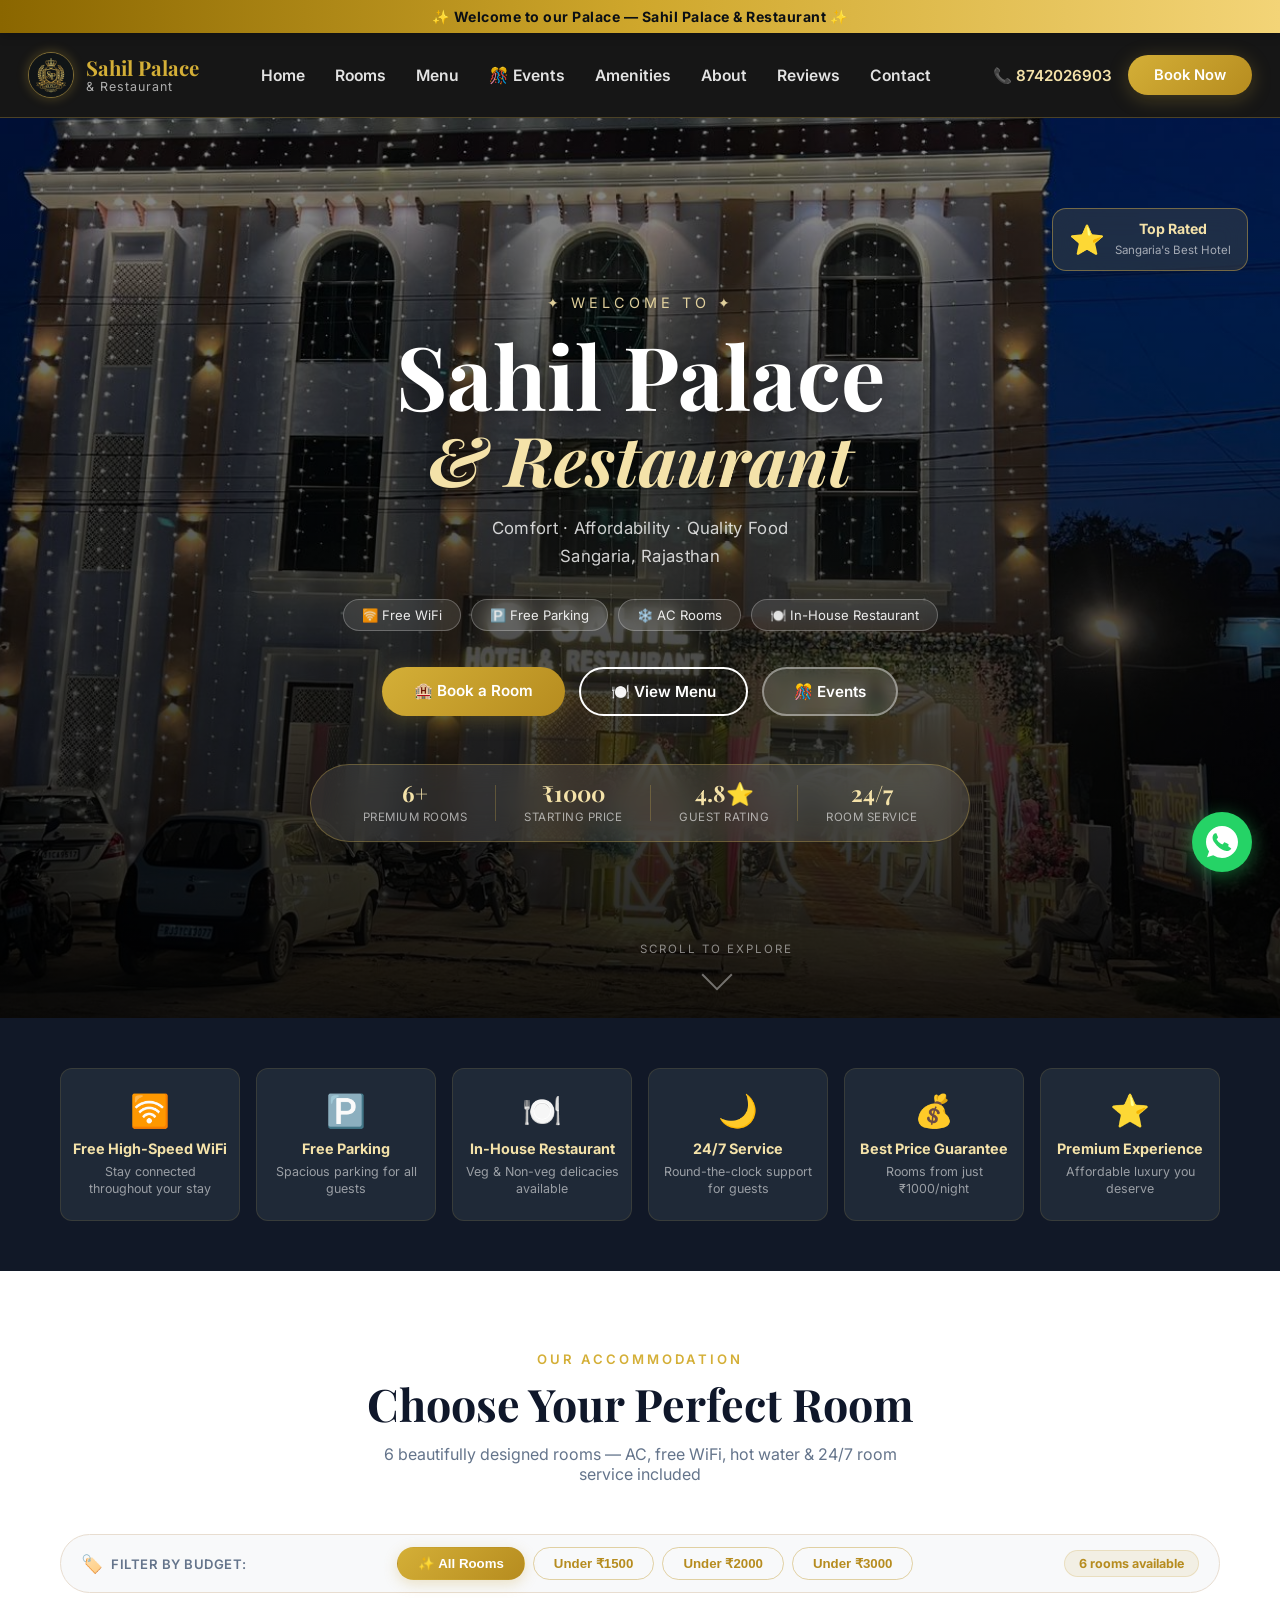
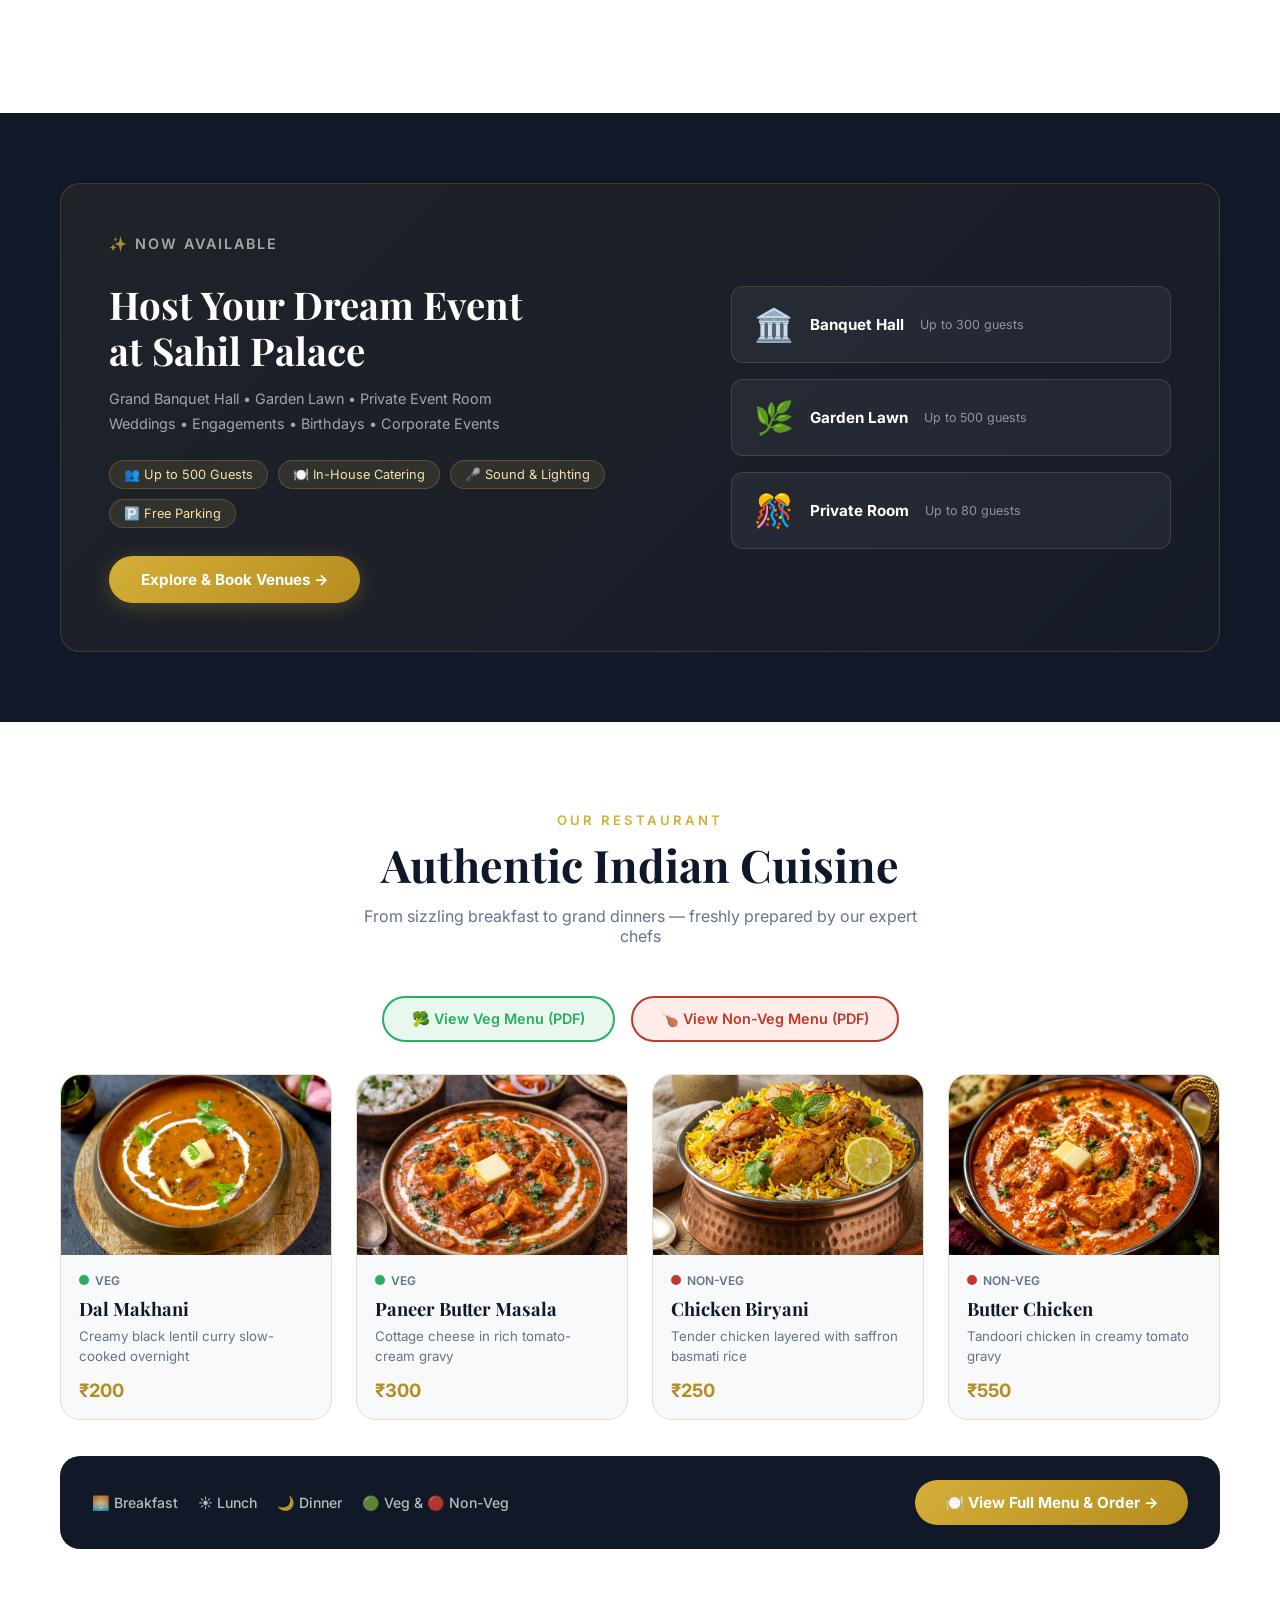
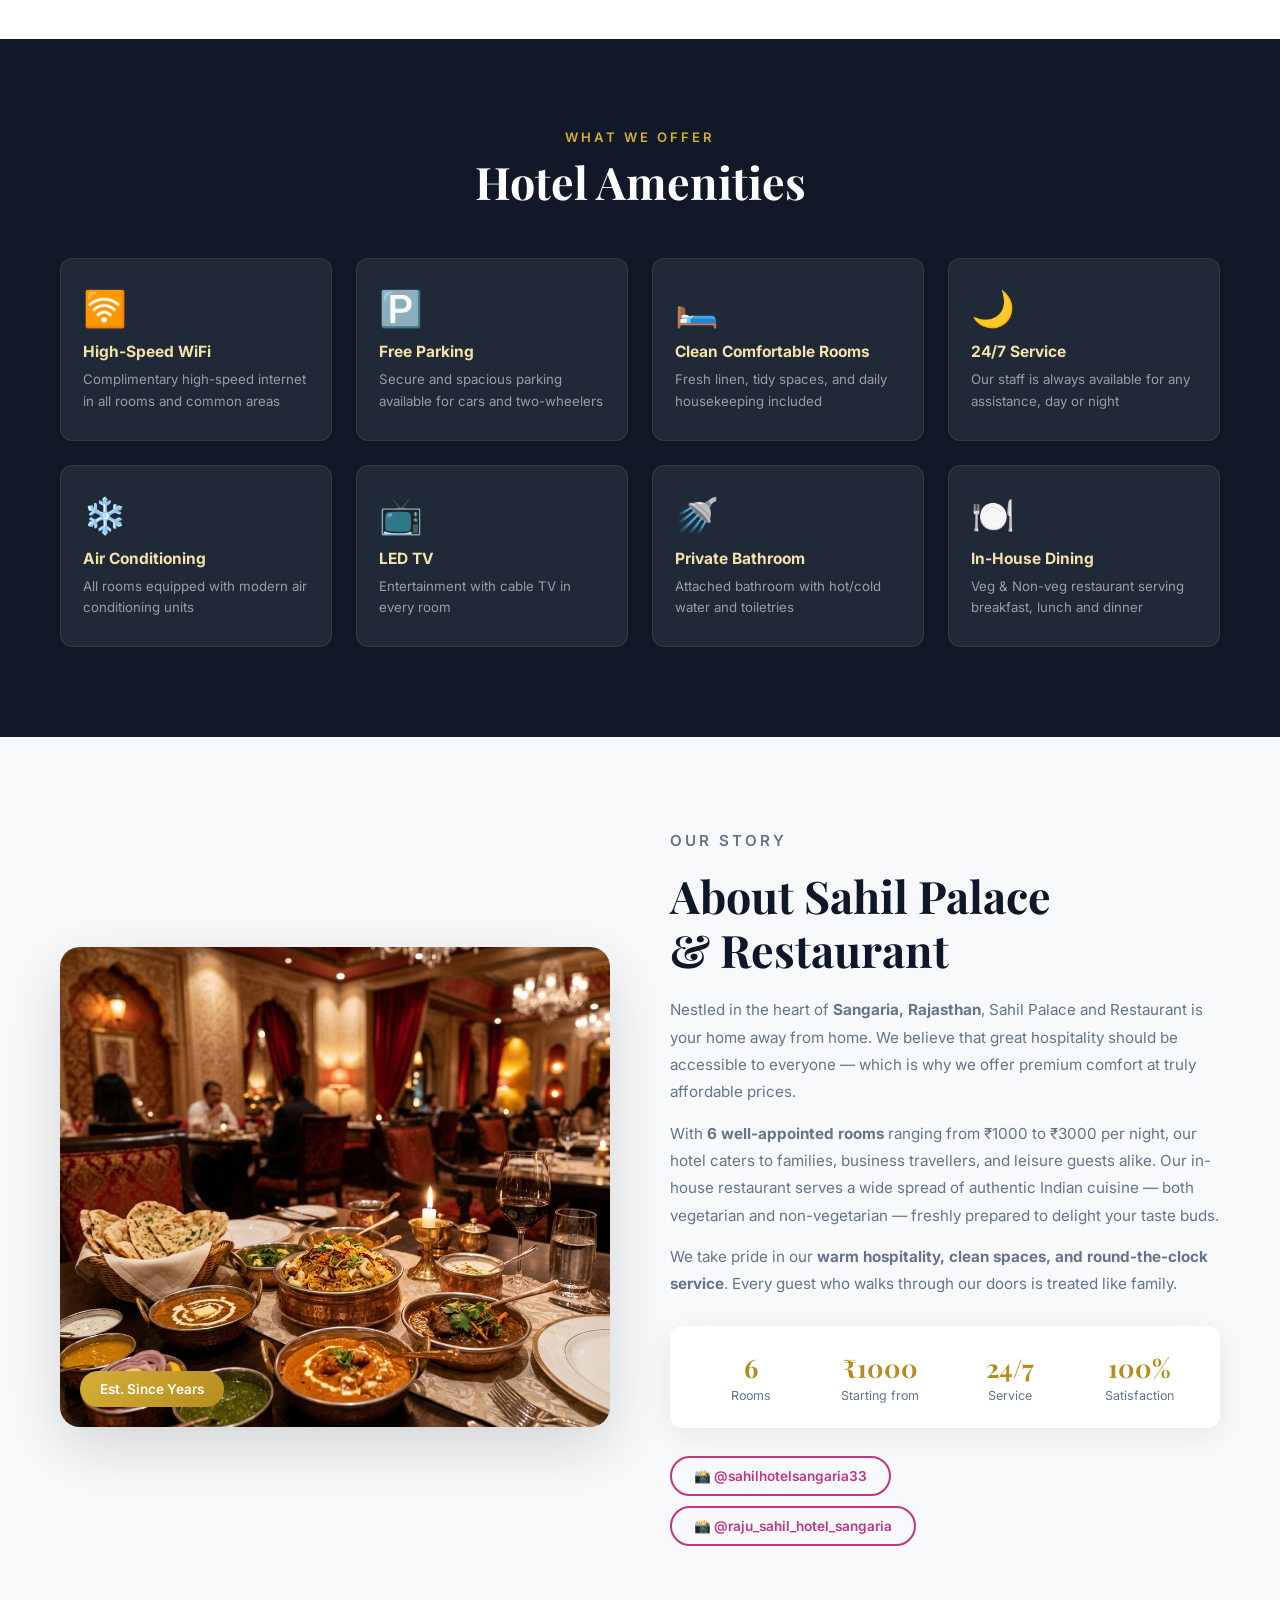
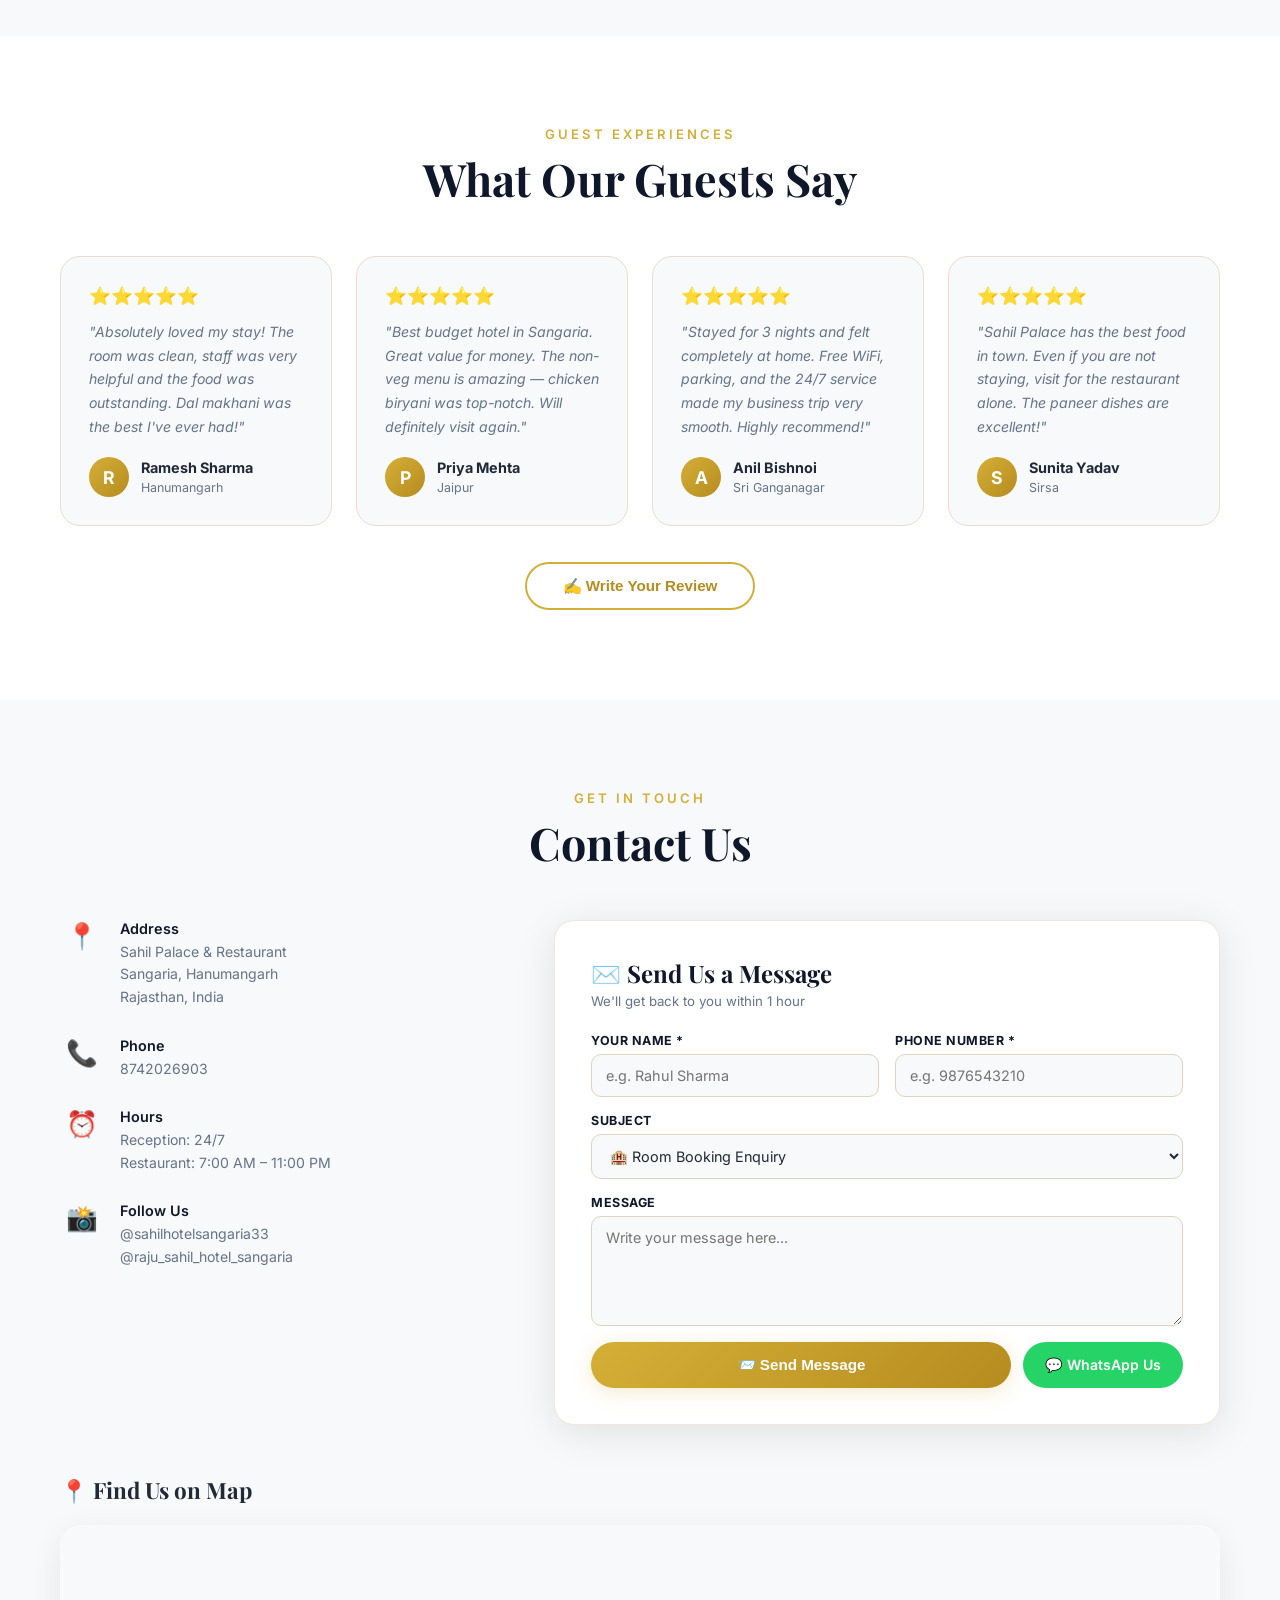
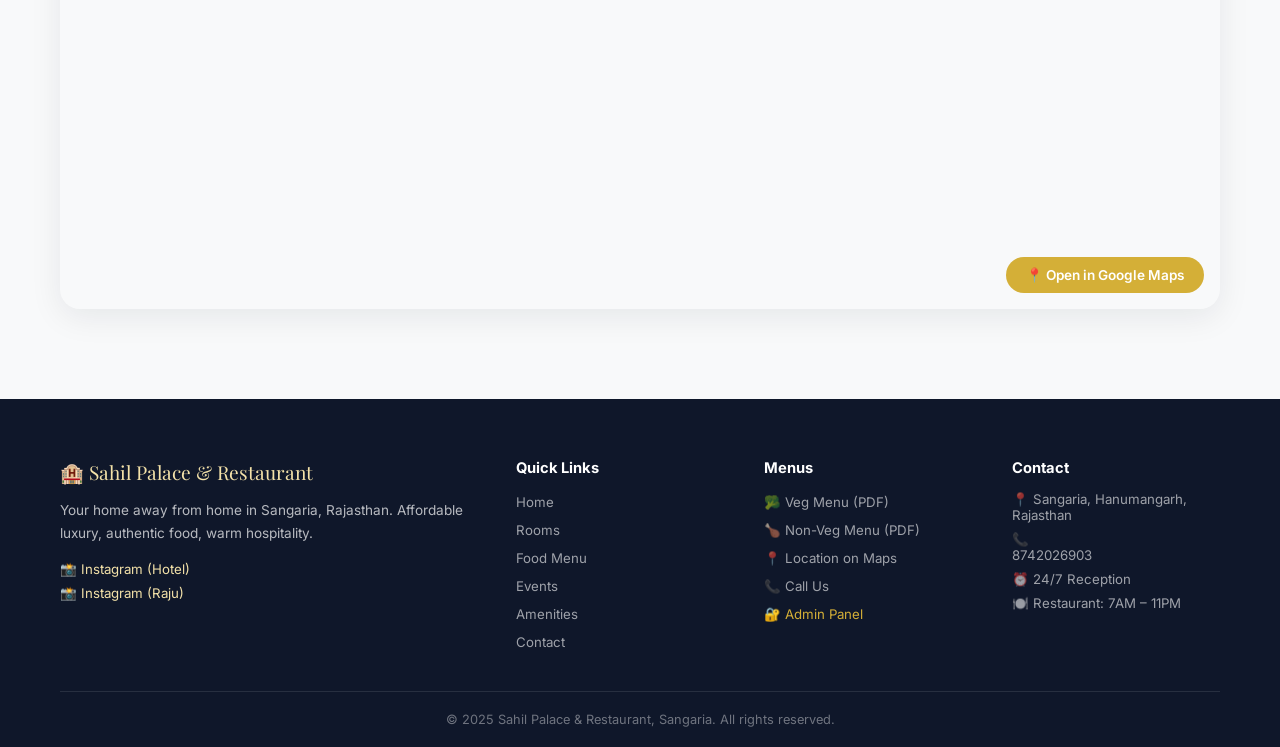
<file: index.html>
<!DOCTYPE html>
<html lang="en">
<head>
  <meta charset="UTF-8" />
  <meta name="viewport" content="width=device-width, initial-scale=1.0" />
  <title>Sahil Palace &amp; Restaurant | Best Hotel &amp; Dining in Sangaria, Rajasthan</title>
  <meta name="description" content="Book affordable luxury rooms &amp; order delicious veg and non-veg food in Sangaria at Sahil Palace &amp; Restaurant. 24/7 room service, AC rooms from ₹1000/night, free WiFi &amp; party hall." />
  <meta name="keywords" content="Sahil Palace, Sahil Palace Sangaria, hotel in Sangaria, restaurant in Sangaria, room booking Sangaria, best hotel Hanumangarh, food delivery Sangaria, party hall Sangaria" />
  <meta name="robots" content="index, follow, max-image-preview:large, max-snippet:-1, max-video-preview:-1" />
  <meta name="author" content="Sahil Palace &amp; Restaurant" />
  
  <!-- Open Graph / Facebook -->
  <meta property="og:type" content="website" />
  <meta property="og:url" content="https://sahilpalace.com/" />
  <meta property="og:title" content="Sahil Palace &amp; Restaurant | Hotel &amp; Food Delivery in Sangaria" />
  <meta property="og:description" content="Premium AC rooms starting ₹1000/night and authentic multi-cuisine dining in Sangaria, Rajasthan. Fast delivery &amp; event hosting available." />
  <meta property="og:image" content="images/hotel_hero.png" />
  <meta property="og:site_name" content="Sahil Palace &amp; Restaurant" />
  <meta property="og:locale" content="en_IN" />

  <!-- Twitter -->
  <meta name="twitter:card" content="summary_large_image" />
  <meta name="twitter:title" content="Sahil Palace &amp; Restaurant | Sangaria" />
  <meta name="twitter:description" content="Stay in comfort &amp; dine in style at Sahil Palace, Sangaria. Easy online room booking &amp; food ordering." />
  <meta name="twitter:image" content="images/hotel_hero.png" />

  <!-- Schema.org JSON-LD for Google Rich Snippets -->
  <script type="application/ld+json">
  {
    "@context": "https://schema.org",
    "@type": ["Hotel", "Restaurant"],
    "name": "Sahil Palace & Restaurant",
    "image": "images/hotel_hero.png",
    "telephone": "+918742026903",
    "email": "contact@sahilpalace.com",
    "priceRange": "₹1000 - ₹3000",
    "servesCuisine": ["North Indian", "Tandoori", "Chinese", "Fast Food", "Vegetarian", "Non-Vegetarian"],
    "address": {
      "@type": "PostalAddress",
      "streetAddress": "Main Road",
      "addressLocality": "Sangaria",
      "addressRegion": "Rajasthan",
      "postalCode": "335063",
      "addressCountry": "IN"
    },
    "geo": {
      "@type": "GeoCoordinates",
      "latitude": 29.7997,
      "longitude": 74.3792
    },
    "openingHoursSpecification": [
      {
        "@type": "OpeningHoursSpecification",
        "dayOfWeek": ["Monday", "Tuesday", "Wednesday", "Thursday", "Friday", "Saturday", "Sunday"],
        "opens": "00:00",
        "closes": "23:59"
      }
    ],
    "amenityFeature": [
      { "@type": "LocationFeatureSpecification", "name": "Free Wi-Fi", "value": true },
      { "@type": "LocationFeatureSpecification", "name": "Air Conditioning", "value": true },
      { "@type": "LocationFeatureSpecification", "name": "Room Service", "value": true },
      { "@type": "LocationFeatureSpecification", "name": "Free Parking", "value": true }
    ]
  }
  </script>

  <link rel="preconnect" href="https://fonts.googleapis.com" />
  <link rel="preconnect" href="https://fonts.gstatic.com" crossorigin />
  <link href="https://fonts.googleapis.com/css2?family=Playfair+Display:ital,wght@0,400;0,600;0,700;1,400&family=Inter:wght@300;400;500;600&display=swap" rel="stylesheet" />
  <link rel="stylesheet" href="style.css" />
</head>
<body>

<!-- ===== ANNOUNCEMENT BAR ===== -->
<div class="top-announcement-bar">
  <div class="announcement-inner">
    <span>✨ Welcome to our Palace — Sahil Palace &amp; Restaurant ✨</span>
  </div>
</div>

<!-- ===== STICKY NAV ===== -->
<nav id="navbar" class="navbar">
  <div class="nav-container">
    <a href="index.html" class="nav-logo">
      <img src="images/sahil_palace_logo.png" alt="Sahil Palace Logo" class="brand-logo-img" />
      <div>
        <span class="logo-name">Sahil Palace</span>
        <span class="logo-sub">&amp; Restaurant</span>
      </div>
    </a>
    <ul class="nav-links" id="navLinks">
      <li><a href="index.html">Home</a></li>
      <li><a href="room.html">Rooms</a></li>
      <li><a href="menu.html">Menu</a></li>
      <li><a href="events.html">🎊 Events</a></li>
      <li><a href="index.html#amenities">Amenities</a></li>
      <li><a href="about.html">About</a></li>
      <li><a href="reviews.html">Reviews</a></li>
      <li><a href="index.html#contact">Contact</a></li>
      <li class="mobile-only-contact"><a href="tel:8742026903" style="color:var(--gold-light); font-weight:700;">📞 Call: 8742026903</a></li>
    </ul>
    <div class="nav-actions">
      <a href="tel:8742026903" class="nav-phone">📞 8742026903</a>
      <a href="room.html" class="btn-nav">Book Now</a>
    </div>
    <button class="hamburger" id="hamburger" aria-label="Toggle menu">
      <span></span><span></span><span></span>
    </button>
  </div>
</nav>



<!-- ===== HERO ===== -->
<section id="home" class="hero">
  <div class="hero-bg">
    <img src="images/homepage/Hotel main image.jpeg" alt="Sahil Palace Hotel exterior" class="hero-img"/>
    <div class="hero-overlay"></div>
  </div>

  <!-- Floating award badge -->
  <div class="hero-award">
    <span class="ha-star">⭐</span>
    <div>
      <strong>Top Rated</strong>
      <small>Sangaria's Best Hotel</small>
    </div>
  </div>

  <div class="hero-content">
    <p class="hero-tagline-top">✦ Welcome to ✦</p>
    <h1 class="hero-title">
      Sahil Palace
      <span>& Restaurant</span>
    </h1>
    <p class="hero-subtitle">Comfort · Affordability · Quality Food<br/>Sangaria, Rajasthan</p>

    <!-- Feature badges -->
    <div class="hero-badges">
      <span>🛜 Free WiFi</span>
      <span>🅿️ Free Parking</span>
      <span>❄️ AC Rooms</span>
      <span>🍽️ In-House Restaurant</span>
    </div>

    <!-- CTA buttons -->
    <div class="hero-cta">
      <a href="room.html" class="btn-primary">🏨 Book a Room</a>
      <a href="menu.html" class="btn-secondary">🍽️ View Menu</a>
      <a href="events.html" class="btn-secondary btn-events-hero">🎊 Events</a>
    </div>

    <!-- Stats bar -->
    <div class="hero-stats">
      <div class="hero-stat">
        <strong class="stat-num">6+</strong>
        <span>Premium Rooms</span>
      </div>
      <div class="hero-stat-divider"></div>
      <div class="hero-stat">
        <strong class="stat-num">₹1000</strong>
        <span>Starting Price</span>
      </div>
      <div class="hero-stat-divider"></div>
      <div class="hero-stat">
        <strong class="stat-num">4.8⭐</strong>
        <span>Guest Rating</span>
      </div>
      <div class="hero-stat-divider"></div>
      <div class="hero-stat">
        <strong class="stat-num">24/7</strong>
        <span>Room Service</span>
      </div>
    </div>
  </div>

  <!-- Scroll cue -->
  <div class="scroll-cue">
    <span>Scroll to explore</span>
    <div class="scroll-arrow"></div>
  </div>
</section>



<!-- ===== HIGHLIGHTS ===== -->
<section class="highlights">
  <div class="container">
    <div class="highlights-grid">
      <div class="highlight-card"><div class="h-icon">🛜</div><h4>Free High-Speed WiFi</h4><p>Stay connected throughout your stay</p></div>
      <div class="highlight-card"><div class="h-icon">🅿️</div><h4>Free Parking</h4><p>Spacious parking for all guests</p></div>
      <div class="highlight-card"><div class="h-icon">🍽️</div><h4>In-House Restaurant</h4><p>Veg &amp; Non-veg delicacies available</p></div>
      <div class="highlight-card"><div class="h-icon">🌙</div><h4>24/7 Service</h4><p>Round-the-clock support for guests</p></div>
      <div class="highlight-card"><div class="h-icon">💰</div><h4>Best Price Guarantee</h4><p>Rooms from just ₹1000/night</p></div>
      <div class="highlight-card"><div class="h-icon">⭐</div><h4>Premium Experience</h4><p>Affordable luxury you deserve</p></div>
    </div>
  </div>
</section>

<!-- ===== ROOMS ===== -->
<section id="rooms" class="section rooms-section">
  <div class="container">
    <div class="section-header">
      <p class="section-label">Our Accommodation</p>
      <h2 class="section-title">Choose Your Perfect Room</h2>
      <p class="section-desc">6 beautifully designed rooms — AC, free WiFi, hot water &amp; 24/7 room service included</p>
    </div>

    <!-- Filter Bar -->
    <div class="room-filter-bar">
      <div class="rfb-left">
        <span class="rfb-icon">🏷️</span>
        <span class="rfb-label">Filter by budget:</span>
      </div>
      <div class="rfb-btns">
        <button class="filter-btn active" data-max="9999">✨ All Rooms</button>
        <button class="filter-btn" data-max="1500">Under ₹1500</button>
        <button class="filter-btn" data-max="2000">Under ₹2000</button>
        <button class="filter-btn" data-max="3000">Under ₹3000</button>
      </div>
      <div class="rfb-count" id="roomCount">6 rooms available</div>
    </div>

    <div class="rooms-grid" id="roomsGrid">
      <!-- Rooms injected by JS -->
    </div>
  </div>
</section>


<!-- ===== EVENTS BANNER ===== -->
<section class="events-banner-section">
  <div class="container">
    <div class="events-banner">
      <div class="eb-content">
        <p class="eb-tag">✨ Now Available</p>
        <h2>Host Your Dream Event<br/>at Sahil Palace</h2>
        <p>Grand Banquet Hall &bull; Garden Lawn &bull; Private Event Room<br/>Weddings &bull; Engagements &bull; Birthdays &bull; Corporate Events</p>
        <div class="eb-highlights">
          <span>👥 Up to 500 Guests</span>
          <span>🍽️ In-House Catering</span>
          <span>🎤 Sound &amp; Lighting</span>
          <span>🅿️ Free Parking</span>
        </div>
        <a href="events.html" class="btn-events">Explore &amp; Book Venues →</a>
      </div>
      <div class="eb-venues">
        <div class="eb-venue-card">
          <span>🏛️</span>
          <strong>Banquet Hall</strong>
          <small>Up to 300 guests</small>
        </div>
        <div class="eb-venue-card">
          <span>🌿</span>
          <strong>Garden Lawn</strong>
          <small>Up to 500 guests</small>
        </div>
        <div class="eb-venue-card">
          <span>🎊</span>
          <strong>Private Room</strong>
          <small>Up to 80 guests</small>
        </div>
      </div>
    </div>
  </div>
</section>

<!-- ===== FOOD TEASER ===== -->
<section id="food" class="section food-section">
  <div class="container">
    <div class="section-header">
      <p class="section-label">Our Restaurant</p>
      <h2 class="section-title">Authentic Indian Cuisine</h2>
      <p class="section-desc">From sizzling breakfast to grand dinners — freshly prepared by our expert chefs</p>
    </div>

    <!-- PDF Menu Buttons -->
    <div class="menu-links-row">
      <a href="https://drive.google.com/file/d/1klvx3Zv3SEVPHMmvkMwGuQZwAsB7maed/view?usp=drivesdk" target="_blank" class="menu-link-btn veg-link">🥦 View Veg Menu (PDF)</a>
      <a href="https://drive.google.com/file/d/1rh7tFKR6nFJ3XrHRHrGHIPUbTESS4Etf/view?usp=drivesdk" target="_blank" class="menu-link-btn nonveg-link">🍗 View Non-Veg Menu (PDF)</a>
    </div>

    <!-- Popular Dishes Preview -->
    <div class="food-preview-grid">
      <div class="fp-card">
        <div class="fp-img-wrap">
          <img src="images/food/Dal Makhani.jpg" alt="Dal Makhani" class="fp-dish-img"/>
        </div>
        <div class="fp-body">
          <div class="fp-type-wrap">
            <span class="fp-dot veg"></span>
            <span class="fp-type-name">Veg</span>
          </div>
          <h4>Dal Makhani</h4>
          <p>Creamy black lentil curry slow-cooked overnight</p>
          <span class="fp-price">₹200</span>
        </div>
      </div>

      <div class="fp-card">
        <div class="fp-img-wrap">
          <img src="images/food/Paneer Butter Masala.jpg" alt="Paneer Butter Masala" class="fp-dish-img"/>
        </div>
        <div class="fp-body">
          <div class="fp-type-wrap">
            <span class="fp-dot veg"></span>
            <span class="fp-type-name">Veg</span>
          </div>
          <h4>Paneer Butter Masala</h4>
          <p>Cottage cheese in rich tomato-cream gravy</p>
          <span class="fp-price">₹300</span>
        </div>
      </div>

      <div class="fp-card">
        <div class="fp-img-wrap">
          <img src="images/food/Chicken Biryani.jpg" alt="Chicken Biryani" class="fp-dish-img"/>
        </div>
        <div class="fp-body">
          <div class="fp-type-wrap">
            <span class="fp-dot nonveg"></span>
            <span class="fp-type-name">Non-Veg</span>
          </div>
          <h4>Chicken Biryani</h4>
          <p>Tender chicken layered with saffron basmati rice</p>
          <span class="fp-price">₹250</span>
        </div>
      </div>

      <div class="fp-card">
        <div class="fp-img-wrap">
          <img src="images/food/Butter chicken.jpg" alt="Butter Chicken" class="fp-dish-img"/>
        </div>
        <div class="fp-body">
          <div class="fp-type-wrap">
            <span class="fp-dot nonveg"></span>
            <span class="fp-type-name">Non-Veg</span>
          </div>
          <h4>Butter Chicken</h4>
          <p>Tandoori chicken in creamy tomato gravy</p>
          <span class="fp-price">₹550</span>
        </div>
      </div>
    </div>

    <!-- CTA to full menu page -->
    <div class="food-cta-row">
      <div class="food-cta-info">
        <span>🌅 Breakfast</span>
        <span>☀️ Lunch</span>
        <span>🌙 Dinner</span>
        <span>🟢 Veg &amp; 🔴 Non-Veg</span>
      </div>
      <a href="menu.html" class="btn-full-menu">🍽️ View Full Menu &amp; Order →</a>
    </div>
  </div>
</section>


<!-- ===== AMENITIES ===== -->
<section id="amenities" class="section amenities-section">
  <div class="container">
    <div class="section-header">
      <p class="section-label">What We Offer</p>
      <h2 class="section-title">Hotel Amenities</h2>
    </div>
    <div class="amenities-grid">
      <div class="amenity-card"><div class="am-icon">🛜</div><h4>High-Speed WiFi</h4><p>Complimentary high-speed internet in all rooms and common areas</p></div>
      <div class="amenity-card"><div class="am-icon">🅿️</div><h4>Free Parking</h4><p>Secure and spacious parking available for cars and two-wheelers</p></div>
      <div class="amenity-card"><div class="am-icon">🛏️</div><h4>Clean Comfortable Rooms</h4><p>Fresh linen, tidy spaces, and daily housekeeping included</p></div>
      <div class="amenity-card"><div class="am-icon">🌙</div><h4>24/7 Service</h4><p>Our staff is always available for any assistance, day or night</p></div>
      <div class="amenity-card"><div class="am-icon">❄️</div><h4>Air Conditioning</h4><p>All rooms equipped with modern air conditioning units</p></div>
      <div class="amenity-card"><div class="am-icon">📺</div><h4>LED TV</h4><p>Entertainment with cable TV in every room</p></div>
      <div class="amenity-card"><div class="am-icon">🚿</div><h4>Private Bathroom</h4><p>Attached bathroom with hot/cold water and toiletries</p></div>
      <div class="amenity-card"><div class="am-icon">🍽️</div><h4>In-House Dining</h4><p>Veg &amp; Non-veg restaurant serving breakfast, lunch and dinner</p></div>
    </div>
  </div>
</section>

<!-- ===== ABOUT ===== -->
<section id="about" class="section about-section">
  <div class="container">
    <div class="about-grid">
      <div class="about-img-wrap">
        <img src="images/restaurant_dining.png" alt="Sahil Palace Restaurant dining area" />
        <div class="about-badge">Est. Since Years</div>
      </div>
      <div class="about-content">
        <p class="section-label">Our Story</p>
        <h2 class="section-title">About Sahil Palace<br />&amp; Restaurant</h2>
        <p>Nestled in the heart of <strong>Sangaria, Rajasthan</strong>, Sahil Palace and Restaurant is your home away from home. We believe that great hospitality should be accessible to everyone — which is why we offer premium comfort at truly affordable prices.</p>
        <p>With <strong>6 well-appointed rooms</strong> ranging from ₹1000 to ₹3000 per night, our hotel caters to families, business travellers, and leisure guests alike. Our in-house restaurant serves a wide spread of authentic Indian cuisine — both vegetarian and non-vegetarian — freshly prepared to delight your taste buds.</p>
        <p>We take pride in our <strong>warm hospitality, clean spaces, and round-the-clock service</strong>. Every guest who walks through our doors is treated like family.</p>
        <div class="about-stats">
          <div><strong>6</strong><span>Rooms</span></div>
          <div><strong>₹1000</strong><span>Starting from</span></div>
          <div><strong>24/7</strong><span>Service</span></div>
          <div><strong>100%</strong><span>Satisfaction</span></div>
        </div>
        <div class="about-social">
          <a href="https://www.instagram.com/sahilhotelsangaria33/" target="_blank" class="social-btn instagram">📸 @sahilhotelsangaria33</a>
          <a href="https://www.instagram.com/raju_sahil_hotel_sangaria" target="_blank" class="social-btn instagram">📸 @raju_sahil_hotel_sangaria</a>
        </div>
      </div>
    </div>
  </div>
</section>

<!-- ===== REVIEWS ===== -->
<section id="reviews" class="section reviews-section">
  <div class="container">
    <div class="section-header">
      <p class="section-label">Guest Experiences</p>
      <h2 class="section-title">What Our Guests Say</h2>
    </div>

    <!-- Dynamic Reviews Grid -->
    <div class="reviews-grid" id="reviewsGrid">
      <!-- Default reviews shown while loading -->
      <div class="review-card">
        <div class="stars">⭐⭐⭐⭐⭐</div>
        <p>"Absolutely loved my stay! The room was clean, staff was very helpful and the food was outstanding. Dal makhani was the best I've ever had!"</p>
        <div class="reviewer"><div class="reviewer-avatar">R</div><div><strong>Ramesh Sharma</strong><span>Hanumangarh</span></div></div>
      </div>
      <div class="review-card">
        <div class="stars">⭐⭐⭐⭐⭐</div>
        <p>"Best budget hotel in Sangaria. Great value for money. The non-veg menu is amazing — chicken biryani was top-notch. Will definitely visit again."</p>
        <div class="reviewer"><div class="reviewer-avatar">P</div><div><strong>Priya Mehta</strong><span>Jaipur</span></div></div>
      </div>
      <div class="review-card">
        <div class="stars">⭐⭐⭐⭐⭐</div>
        <p>"Stayed for 3 nights and felt completely at home. Free WiFi, parking, and the 24/7 service made my business trip very smooth. Highly recommend!"</p>
        <div class="reviewer"><div class="reviewer-avatar">A</div><div><strong>Anil Bishnoi</strong><span>Sri Ganganagar</span></div></div>
      </div>
      <div class="review-card">
        <div class="stars">⭐⭐⭐⭐⭐</div>
        <p>"Sahil Palace has the best food in town. Even if you are not staying, visit for the restaurant alone. The paneer dishes are excellent!"</p>
        <div class="reviewer"><div class="reviewer-avatar">S</div><div><strong>Sunita Yadav</strong><span>Sirsa</span></div></div>
      </div>
    </div>

    <!-- Write a Review Button -->
    <div style="text-align:center;margin-top:36px">
      <button class="btn-write-review" id="toggleReviewForm" onclick="toggleReviewForm()">
        ✍️ Write Your Review
      </button>
    </div>

    <!-- Review Submission Form -->
    <div class="review-form-wrap" id="reviewFormWrap" style="display:none">
      <div class="review-form-card">
        <h3>⭐ Share Your Experience</h3>
        <p class="review-form-sub">Your review helps other guests. It will appear after approval.</p>
        <form id="reviewForm" onsubmit="submitReview(event)">
          <div class="form-row">
            <div class="form-group">
              <label>Your Name *</label>
              <input type="text" id="rvName" placeholder="e.g. Rahul Sharma" required />
            </div>
            <div class="form-group">
              <label>Your City</label>
              <input type="text" id="rvLocation" placeholder="e.g. Jaipur" />
            </div>
          </div>
          <!-- Star Rating -->
          <div class="form-group">
            <label>Rating *</label>
            <div class="star-selector" id="starSelector">
              <span class="star-btn" data-val="1">★</span>
              <span class="star-btn" data-val="2">★</span>
              <span class="star-btn" data-val="3">★</span>
              <span class="star-btn" data-val="4">★</span>
              <span class="star-btn active" data-val="5">★</span>
            </div>
            <input type="hidden" id="rvRating" value="5" />
          </div>
          <div class="form-group">
            <label>Your Review *</label>
            <textarea id="rvMessage" rows="4" placeholder="Tell us about your stay at Sahil Palace..." required></textarea>
          </div>
          <button type="submit" class="btn-primary" id="rvSubmitBtn">Submit Review ⭐</button>
        </form>
      </div>
    </div>

  </div>
</section>


<!-- ===== CONTACT ===== -->
<section id="contact" class="section contact-section">
  <div class="container">
    <div class="section-header">
      <p class="section-label">Get In Touch</p>
      <h2 class="section-title">Contact Us</h2>
    </div>
    <div class="contact-grid">
      <div class="contact-info">
        <div class="contact-item">
          <div class="ci-icon">📍</div>
          <div>
            <h4>Address</h4>
            <p>Sahil Palace &amp; Restaurant<br />Sangaria, Hanumangarh<br />Rajasthan, India</p>
          </div>
        </div>
        <div class="contact-item">
          <div class="ci-icon">📞</div>
          <div>
            <h4>Phone</h4>
            <a href="tel:8742026903">8742026903</a>
          </div>
        </div>
        <div class="contact-item">
          <div class="ci-icon">⏰</div>
          <div>
            <h4>Hours</h4>
            <p>Reception: 24/7<br />Restaurant: 7:00 AM – 11:00 PM</p>
          </div>
        </div>
        <div class="contact-item">
          <div class="ci-icon">📸</div>
          <div>
            <h4>Follow Us</h4>
            <a href="https://www.instagram.com/sahilhotelsangaria33/" target="_blank">@sahilhotelsangaria33</a><br />
            <a href="https://www.instagram.com/raju_sahil_hotel_sangaria" target="_blank">@raju_sahil_hotel_sangaria</a>
          </div>
        </div>
      </div>
      <form class="contact-form" id="contactForm">
        <h3>✉️ Send Us a Message</h3>
        <p class="contact-form-sub">We'll get back to you within 1 hour</p>

        <div class="form-row">
          <div class="form-group">
            <label>Your Name *</label>
            <input type="text" id="cName" placeholder="e.g. Rahul Sharma" required />
          </div>
          <div class="form-group">
            <label>Phone Number *</label>
            <input type="tel" id="cPhone" placeholder="e.g. 9876543210" required />
          </div>
        </div>

        <div class="form-group">
          <label>Subject</label>
          <select id="cSubject">
            <option>🏨 Room Booking Enquiry</option>
            <option>🍽️ Food Order / Catering</option>
            <option>🎊 Event / Banquet Enquiry</option>
            <option>💬 General Query</option>
            <option>⭐ Feedback</option>
          </select>
        </div>

        <div class="form-group">
          <label>Message</label>
          <textarea id="cMessage" rows="4" placeholder="Write your message here..."></textarea>
        </div>

        <div class="contact-form-actions">
          <button type="submit" class="btn-primary" style="flex:1">📨 Send Message</button>
          <a href="https://wa.me/918742026903?text=Hi%2C%20I%20want%20to%20enquire%20about%20Sahil%20Palace" target="_blank" class="btn-whatsapp-contact">
            💬 WhatsApp Us
          </a>
        </div>
      </form>

    </div>
    <!-- MAP -->
    <div class="map-container">
      <h3>📍 Find Us on Map</h3>
      <div class="map-wrap">
        <iframe
          src="https://maps.google.com/maps?q=Sangaria,+Hanumangarh,+Rajasthan&output=embed"
          width="100%" height="380" style="border:0;" allowfullscreen="" loading="lazy"
          referrerpolicy="no-referrer-when-downgrade" title="Sahil Palace location map">
        </iframe>
        <a href="https://maps.app.goo.gl/tUt6158L5gvfwMiu9" target="_blank" class="map-open-btn">📍 Open in Google Maps</a>
      </div>
    </div>
  </div>
</section>

<!-- ===== FOOTER ===== -->
<footer class="footer">
  <div class="container">
    <div class="footer-grid">
      <div class="footer-brand">
        <div class="footer-logo">🏨 Sahil Palace &amp; Restaurant</div>
        <p>Your home away from home in Sangaria, Rajasthan. Affordable luxury, authentic food, warm hospitality.</p>
        <div class="footer-social">
          <a href="https://www.instagram.com/sahilhotelsangaria33/" target="_blank">📸 Instagram (Hotel)</a>
          <a href="https://www.instagram.com/raju_sahil_hotel_sangaria" target="_blank">📸 Instagram (Raju)</a>
        </div>
      </div>
      <div class="footer-links">
        <h4>Quick Links</h4>
        <ul>
          <li><a href="index.html">Home</a></li>
          <li><a href="room.html">Rooms</a></li>
          <li><a href="menu.html">Food Menu</a></li>
          <li><a href="events.html">Events</a></li>
          <li><a href="index.html#amenities">Amenities</a></li>
          <li><a href="index.html#contact">Contact</a></li>
        </ul>
      </div>
      <div class="footer-links">
        <h4>Menus</h4>
        <ul>
          <li><a href="https://drive.google.com/file/d/1klvx3Zv3SEVPHMmvkMwGuQZwAsB7maed/view" target="_blank">🥦 Veg Menu (PDF)</a></li>
          <li><a href="https://drive.google.com/file/d/1rh7tFKR6nFJ3XrHRHrGHIPUbTESS4Etf/view" target="_blank">🍗 Non-Veg Menu (PDF)</a></li>
          <li><a href="https://maps.app.goo.gl/tUt6158L5gvfwMiu9" target="_blank">📍 Location on Maps</a></li>
          <li><a href="tel:8742026903">📞 Call Us</a></li>
          <li><a href="manage.html" style="color:var(--gold)">🔐 Admin Panel</a></li>
        </ul>
      </div>
      <div class="footer-contact">
        <h4>Contact</h4>
        <p>📍 Sangaria, Hanumangarh, Rajasthan</p>
        <p>📞 <a href="tel:8742026903">8742026903</a></p>
        <p>⏰ 24/7 Reception</p>
        <p>🍽️ Restaurant: 7AM – 11PM</p>
      </div>
    </div>
    <div class="footer-bottom">
      <p>© 2025 Sahil Palace &amp; Restaurant, Sangaria. All rights reserved.</p>
    </div>
  </div>
</footer>

<!-- Room Booking Modal -->
<div class="modal-overlay" id="bookingModal">
  <div class="modal">
    <button class="modal-close" onclick="closeModal('bookingModal')">✕</button>
    <h2>Book Room</h2>
    <p id="modalRoomName" class="modal-room-name"></p>
    <form id="bookingFormModal">
      <div class="form-row">
        <div class="form-group"><label>Check-in Date</label><input type="date" id="mCheckIn" required /></div>
        <div class="form-group"><label>Check-out Date</label><input type="date" id="mCheckOut" required /></div>
      </div>
      <div class="form-row">
        <div class="form-group"><label>Guests</label><select id="mGuests"><option>1</option><option selected>2</option><option>3</option><option>4</option></select></div>
        <div class="form-group"><label>Your Name</label><input type="text" id="mName" placeholder="Full Name" required /></div>
      </div>
      <div class="form-group"><label>Phone Number</label><input type="tel" id="mPhone" placeholder="Enter phone" required /></div>
      <p class="modal-price-info">Price: <strong id="modalPrice"></strong> per night</p>
      <button type="submit" class="btn-primary" style="width:100%">Confirm Booking 🏨</button>
    </form>
  </div>
</div>

<!-- Payment Modal -->
<div class="modal-overlay" id="paymentModal">
  <div class="modal">
    <button class="modal-close" onclick="closeModal('paymentModal')">✕</button>
    <h2>💳 Payment</h2>
    <p class="modal-room-name" id="paymentTitle">Complete Your Payment</p>
    <div class="payment-summary" id="paymentSummary"></div>
    <div class="payment-methods">
      <h4>Choose Payment Method</h4>
      <label class="pay-option selected" data-method="upi">
        <input type="radio" name="payMethod" value="upi" checked />
        <div class="pay-option-content">
          <span class="pay-icon">📱</span>
          <div><strong>UPI / Google Pay / PhonePe</strong><br/><small>Pay instantly via UPI</small></div>
        </div>
      </label>
      <label class="pay-option" data-method="card">
        <input type="radio" name="payMethod" value="card" />
        <div class="pay-option-content">
          <span class="pay-icon">💳</span>
          <div><strong>Debit / Credit Card</strong><br/><small>Pay via card</small></div>
        </div>
      </label>
    </div>
    <div class="upi-details" id="upiDetails">
      <div class="upi-id-box">
        <span>UPI ID:</span>
        <strong id="upiIdText">9414949982@sbi</strong>
        <button class="btn-copy" onclick="copyUPI()">📋 Copy</button>
      </div>
      <!-- QR Code -->
      <div class="qr-section">
        <p class="qr-label">Scan QR to Pay</p>
        <div class="qr-code-wrap">
          <img id="upiQrCode" src="images/payment_upi_qr.jpg" alt="UPI QR Code" style="width: 150px; height: 150px; display: block; margin: 0 auto; border: 1px solid #eee; padding: 4px; border-radius: 8px;"/>
        </div>
      </div>
      <!-- Direct UPI App Button -->
      <a id="upiDeepLink" href="#" class="btn-upi-app">
        <span class="upi-app-icon">📲</span> Pay via UPI App (GPay / PhonePe / Paytm)
      </a>
      <p class="upi-note">Pay via QR or UPI app, then share screenshot on WhatsApp for confirmation.</p>
      <a href="https://wa.me/918742026903?text=Hi%2C%20I%20have%20made%20a%20payment.%20Here%20is%20my%20screenshot." target="_blank" class="btn-whatsapp-pay">💬 Share Payment Proof on WhatsApp</a>
      
      <div class="utr-box" style="margin-top:12px;text-align:left;">
        <label style="font-size:0.85rem;font-weight:600;color:#444;display:block;margin-bottom:4px;">12-Digit UPI Transaction / UTR No. (after payment):</label>
        <input type="text" id="upiUtrNo" placeholder="e.g. 423456789012 (from PhonePe / GPay)" style="width:100%;padding:10px 12px;border:1.5px solid #ddd;border-radius:8px;font-size:0.9rem;" maxlength="16"/>
      </div>
    </div>
    <button class="btn-primary" style="width:100%;margin-top:16px" onclick="confirmPayment()">📩 Submit Booking Request</button>
  </div>
</div>

<!-- WhatsApp Floating Button -->
<a href="https://wa.me/918742026903?text=Hi%2C%20I%20want%20to%20enquire%20about%20Sahil%20Palace%20%26%20Restaurant%2C%20Sangaria." target="_blank" class="whatsapp-float" aria-label="Chat on WhatsApp">
  <svg viewBox="0 0 32 32" width="32" height="32" fill="#fff"><path d="M16.004 0h-.008C7.174 0 0 7.176 0 16.004c0 3.5 1.129 6.742 3.047 9.379l-1.994 5.946 6.146-1.97A15.906 15.906 0 0016.004 32C24.826 32 32 24.826 32 16.004 32 7.176 24.826 0 16.004 0zm9.31 22.602c-.39 1.1-1.932 2.014-3.164 2.281-.844.18-1.945.324-5.656-1.215-4.75-1.969-7.805-6.793-8.04-7.109-.226-.316-1.898-2.527-1.898-4.82 0-2.293 1.2-3.422 1.625-3.89.39-.43.93-.607 1.242-.607.15 0 .285.008.406.014.39.016.586.039.844.652.32.766 1.1 2.68 1.195 2.875.098.195.195.45.07.703-.117.258-.22.418-.414.645-.195.226-.41.504-.586.676-.195.195-.398.406-.172.797.227.39 1.008 1.664 2.164 2.695 1.488 1.328 2.742 1.742 3.133 1.937.39.196.617.164.844-.098.234-.27.992-1.152 1.258-1.55.258-.398.523-.328.879-.196.36.125 2.273 1.07 2.664 1.266.39.195.648.293.746.453.094.164.094.934-.297 2.035z"/></svg>
  <span class="wa-tooltip">Chat with us!</span>
</a>

<script src="config.js"></script>
<script src="app.js"></script>
</body>
</html>
</file>
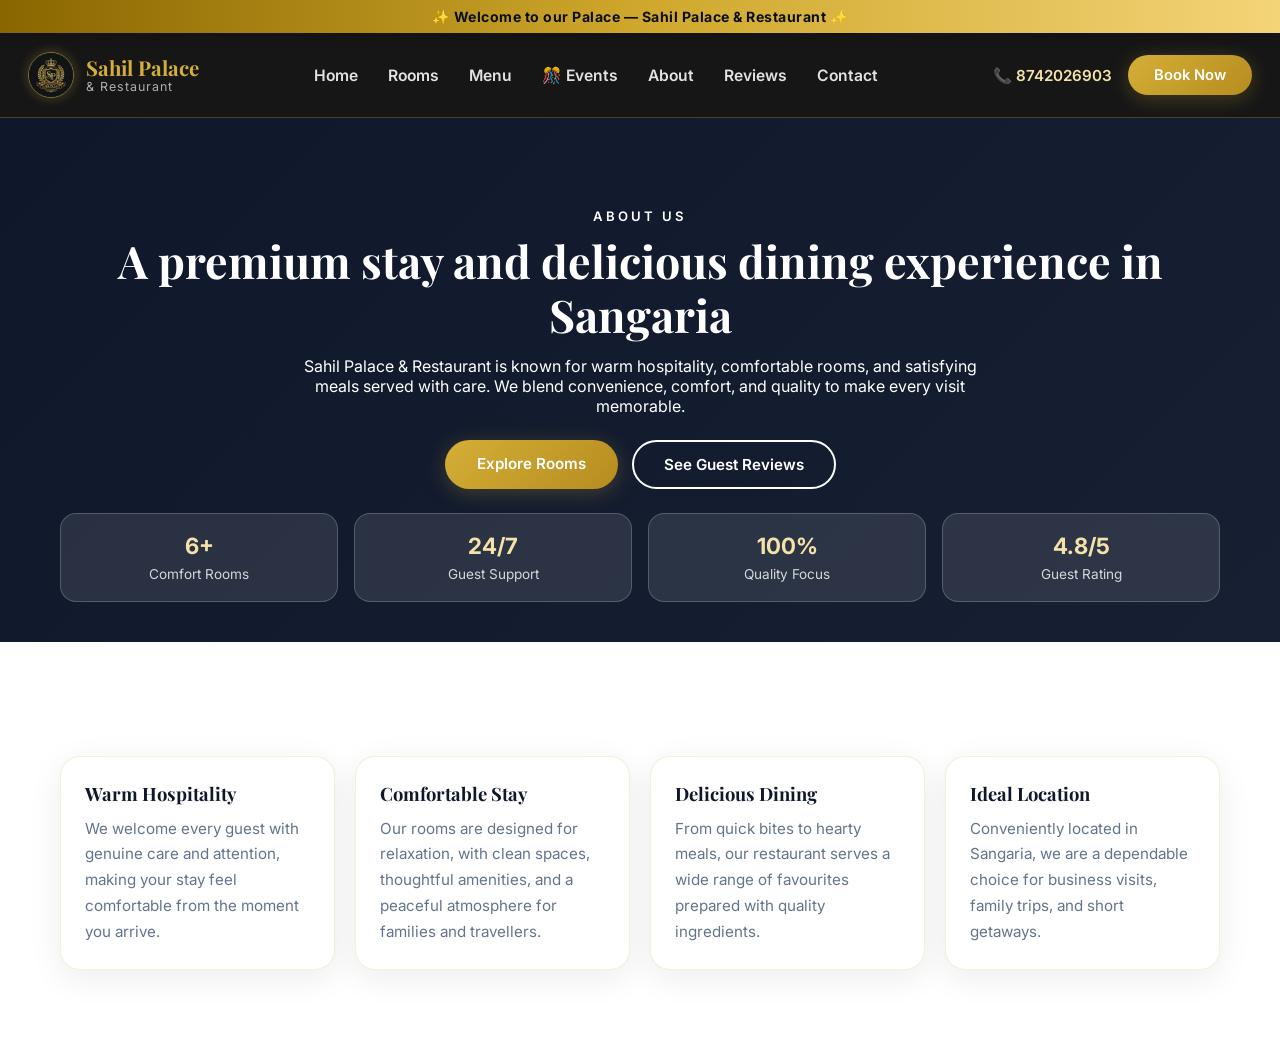
<file: about.html>
<!DOCTYPE html>
<html lang="en">
<head>
  <meta charset="UTF-8" />
  <meta name="viewport" content="width=device-width, initial-scale=1.0" />
  <title>About Us | Sahil Palace & Restaurant</title>
  <meta name="description" content="Learn more about Sahil Palace & Restaurant, our history, hospitality, and commitment to comfort and quality food in Sangaria." />
  <link rel="preconnect" href="https://fonts.googleapis.com" />
  <link rel="preconnect" href="https://fonts.gstatic.com" crossorigin />
  <link href="https://fonts.googleapis.com/css2?family=Playfair+Display:ital,wght@0,400;0,600;0,700;1,400&family=Inter:wght@300;400;500;600&display=swap" rel="stylesheet" />
  <link rel="stylesheet" href="style.css" />
  <style>
    .page-hero { padding: 90px 0 40px; background: linear-gradient(135deg, var(--dark) 0%, #172033 100%); color: var(--white); }
    .page-hero .section-title, .page-hero .section-desc, .page-hero .section-label { color: var(--white); }
    .page-hero .section-desc { max-width: 700px; margin: 0 auto 24px; }
    .hero-actions { display: flex; justify-content: center; gap: 14px; flex-wrap: wrap; }
    .story-grid { display: grid; grid-template-columns: repeat(auto-fit, minmax(260px, 1fr)); gap: 20px; margin-top: 24px; }
    .story-card { background: var(--white); border: 1px solid rgba(212,175,55,.2); border-radius: var(--radius-lg); padding: 24px; box-shadow: var(--shadow); }
    .story-card h3 { font-family: 'Playfair Display', serif; font-size: 1.15rem; color: var(--dark); margin-bottom: 10px; }
    .story-card p { color: var(--text-light); line-height: 1.7; font-size: .95rem; }
    .stats-row { display: grid; grid-template-columns: repeat(auto-fit, minmax(180px, 1fr)); gap: 16px; margin-top: 24px; }
    .stat-pill { background: rgba(255,255,255,.1); border: 1px solid rgba(255,255,255,.2); border-radius: 16px; padding: 18px; text-align: center; }
    .stat-pill strong { display: block; font-size: 1.4rem; color: var(--gold-light); margin-bottom: 4px; }
    .stat-pill span { color: rgba(255,255,255,.8); font-size: .85rem; }
  </style>
</head>
<body>
<!-- ===== ANNOUNCEMENT BAR ===== -->
<div class="top-announcement-bar">
  <div class="announcement-inner">
    <span>✨ Welcome to our Palace — Sahil Palace &amp; Restaurant ✨</span>
  </div>
</div>
<nav id="navbar" class="navbar">
  <div class="nav-container">
    <a href="index.html" class="nav-logo">
      <img src="images/sahil_palace_logo.png" alt="Sahil Palace Logo" class="brand-logo-img" />
      <div>
        <span class="logo-name">Sahil Palace</span>
        <span class="logo-sub">&amp; Restaurant</span>
      </div>
    </a>
    <ul class="nav-links" id="navLinks">
      <li><a href="index.html">Home</a></li>
      <li><a href="room.html">Rooms</a></li>
      <li><a href="menu.html">Menu</a></li>
      <li><a href="events.html">🎊 Events</a></li>
      <li><a href="about.html" class="active">About</a></li>
      <li><a href="reviews.html">Reviews</a></li>
      <li><a href="index.html#contact">Contact</a></li>
      <li class="mobile-only-contact"><a href="tel:8742026903" style="color:var(--gold-light); font-weight:700;">📞 Call: 8742026903</a></li>
    </ul>
    <div class="nav-actions">
      <a href="tel:8742026903" class="nav-phone">📞 8742026903</a>
      <a href="room.html" class="btn-nav">Book Now</a>
    </div>
    <button class="hamburger" id="hamburger" aria-label="Toggle menu">
      <span></span><span></span><span></span>
    </button>
  </div>
</nav>

<main>
  <section class="page-hero">
    <div class="container" style="text-align:center">
      <p class="section-label">About Us</p>
      <h1 class="section-title">A premium stay and delicious dining experience in Sangaria</h1>
      <p class="section-desc">Sahil Palace & Restaurant is known for warm hospitality, comfortable rooms, and satisfying meals served with care. We blend convenience, comfort, and quality to make every visit memorable.</p>
      <div class="hero-actions">
        <a href="room.html" class="btn-primary">Explore Rooms</a>
        <a href="reviews.html" class="btn-secondary">See Guest Reviews</a>
      </div>
      <div class="stats-row">
        <div class="stat-pill"><strong>6+</strong><span>Comfort Rooms</span></div>
        <div class="stat-pill"><strong>24/7</strong><span>Guest Support</span></div>
        <div class="stat-pill"><strong>100%</strong><span>Quality Focus</span></div>
        <div class="stat-pill"><strong>4.8/5</strong><span>Guest Rating</span></div>
      </div>
    </div>
  </section>

  <section class="section">
    <div class="container">
      <div class="story-grid">
        <div class="story-card">
          <h3>Warm Hospitality</h3>
          <p>We welcome every guest with genuine care and attention, making your stay feel comfortable from the moment you arrive.</p>
        </div>
        <div class="story-card">
          <h3>Comfortable Stay</h3>
          <p>Our rooms are designed for relaxation, with clean spaces, thoughtful amenities, and a peaceful atmosphere for families and travellers.</p>
        </div>
        <div class="story-card">
          <h3>Delicious Dining</h3>
          <p>From quick bites to hearty meals, our restaurant serves a wide range of favourites prepared with quality ingredients.</p>
        </div>
        <div class="story-card">
          <h3>Ideal Location</h3>
          <p>Conveniently located in Sangaria, we are a dependable choice for business visits, family trips, and short getaways.</p>
        </div>
      </div>
    </div>
  </section>
</main>
</body>
</html>
</file>
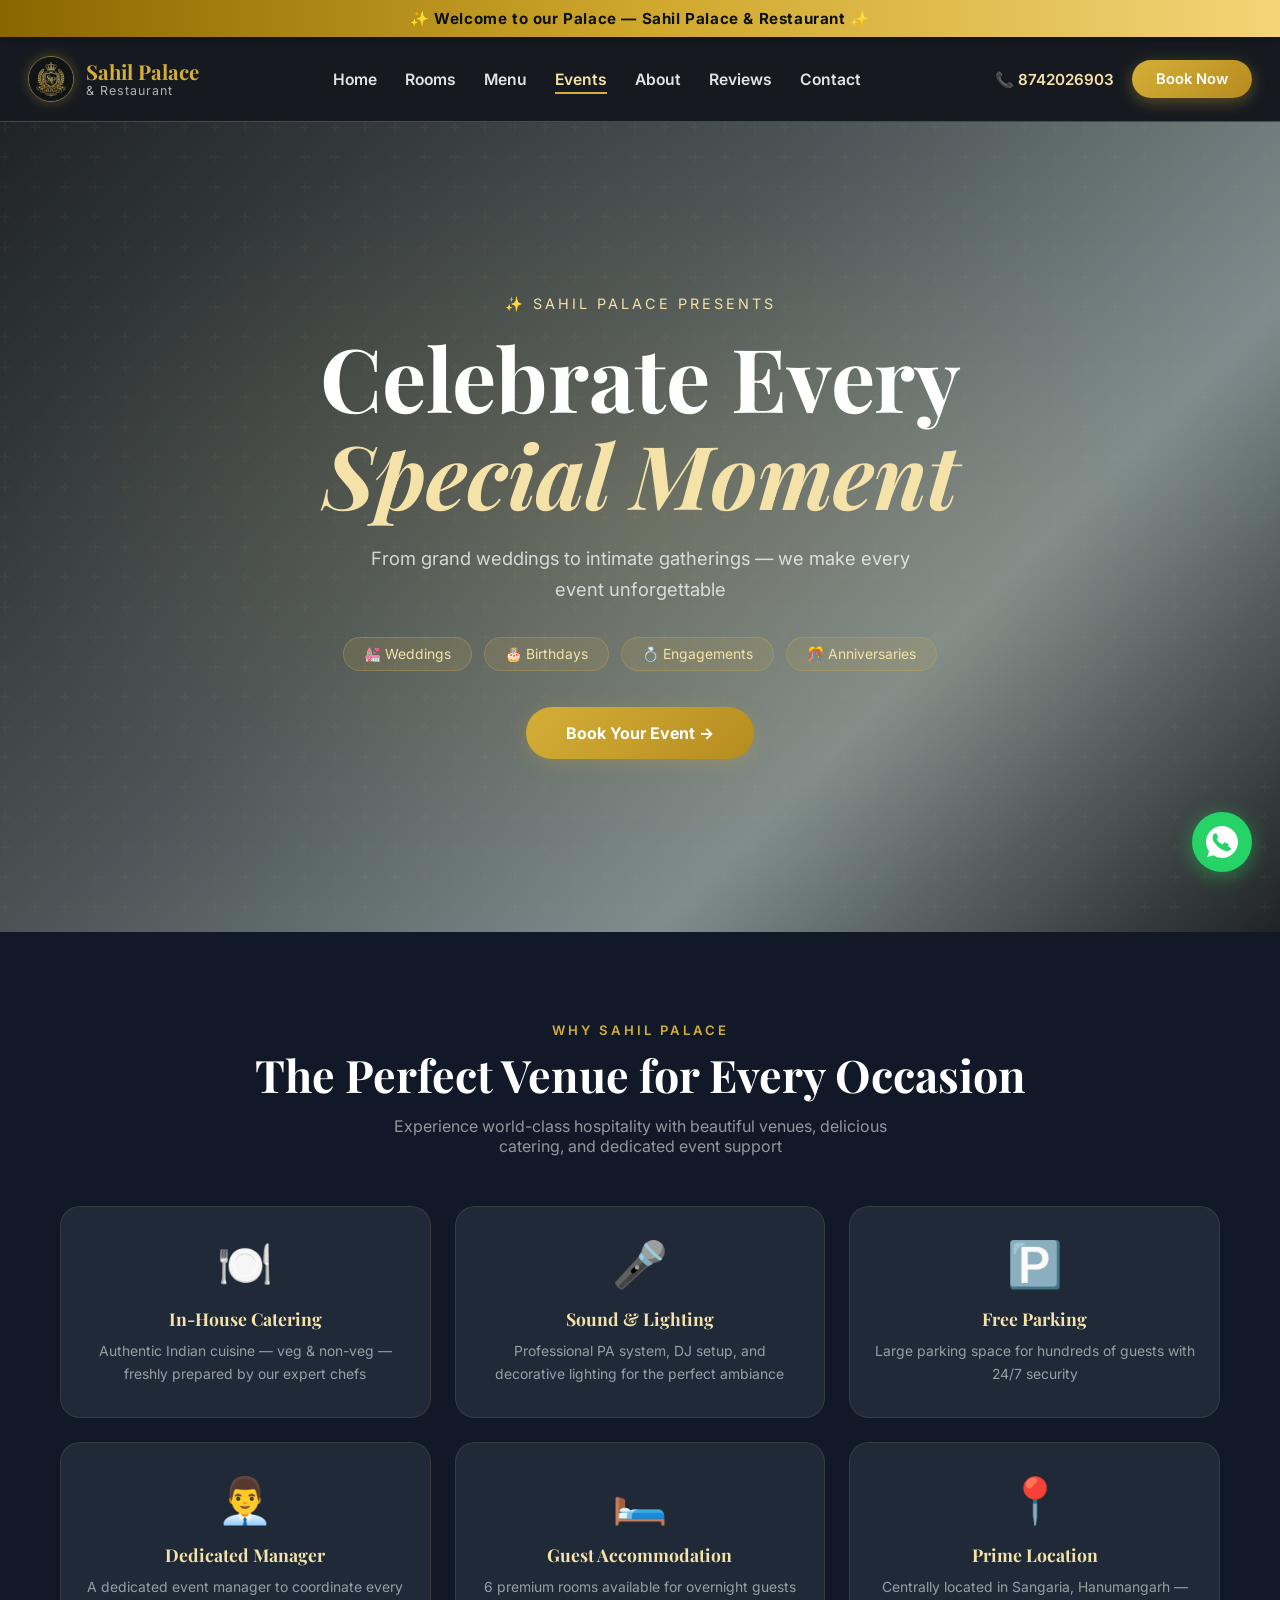
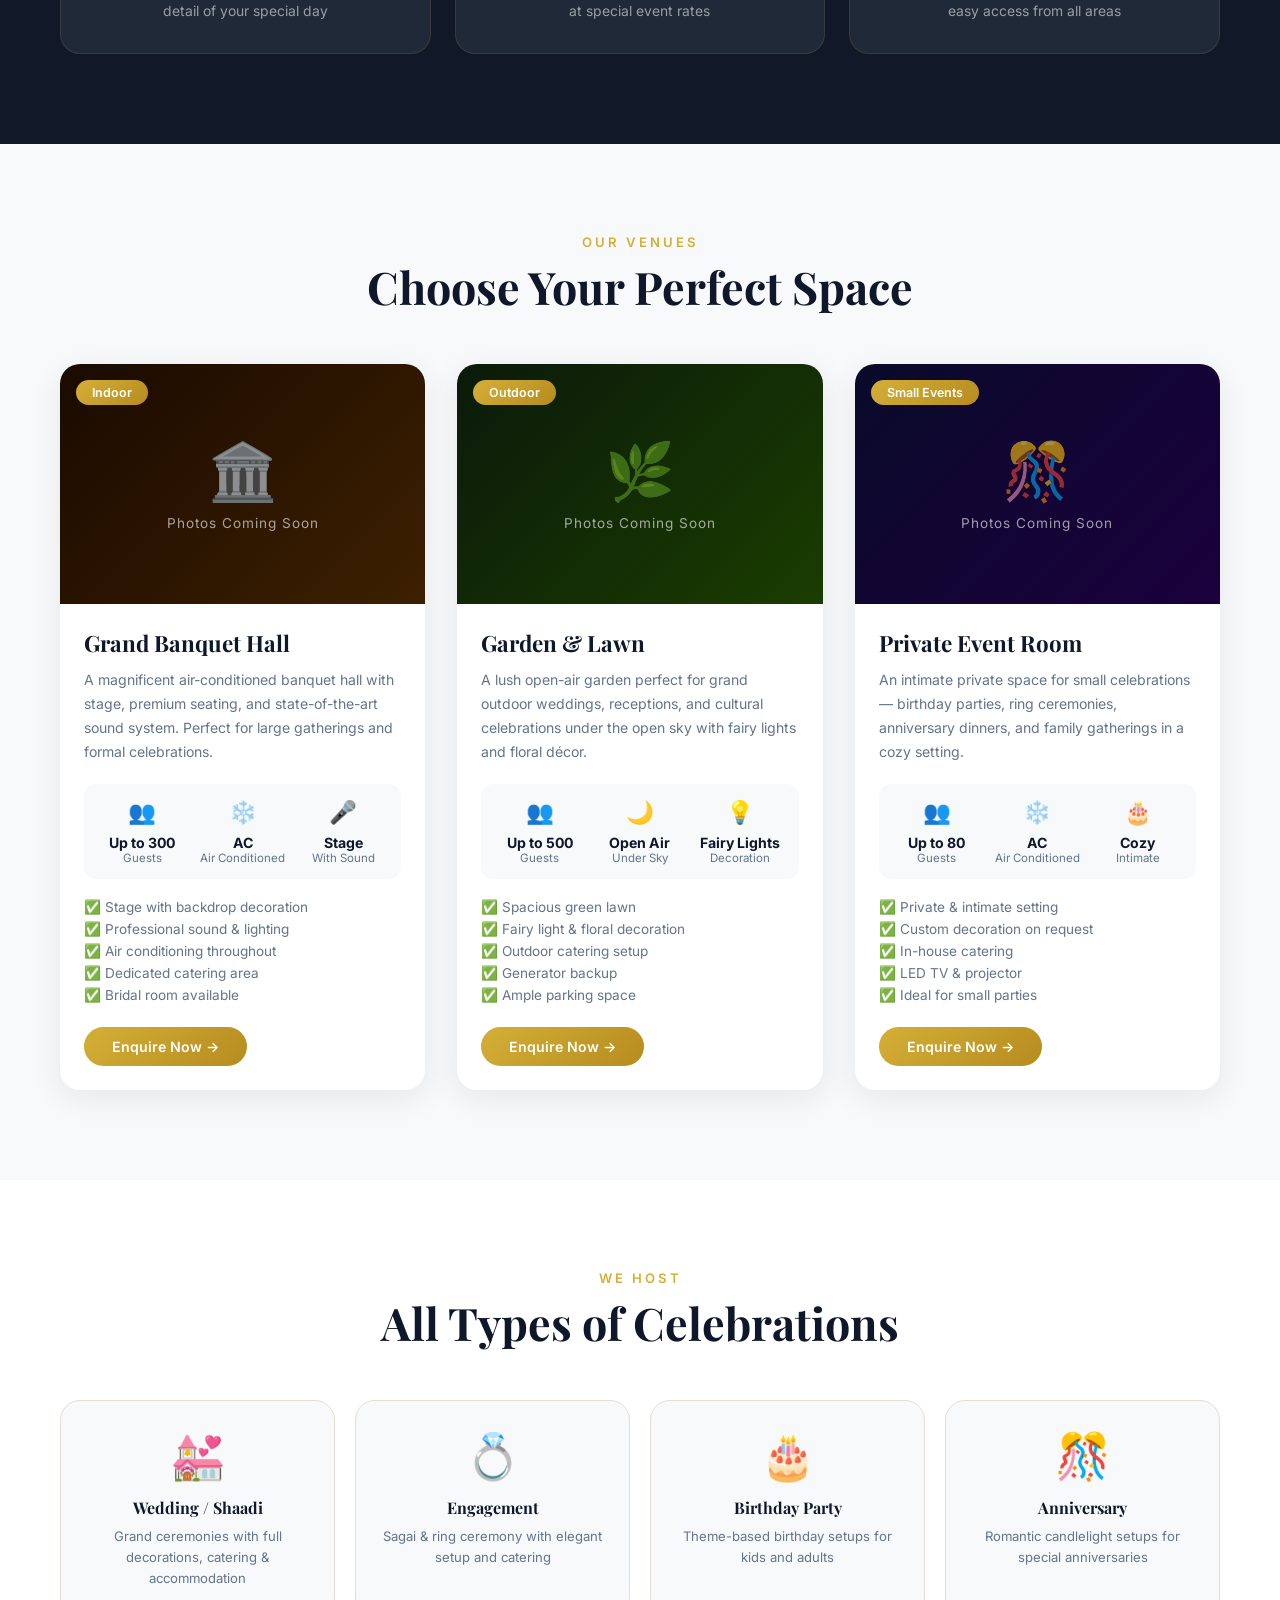
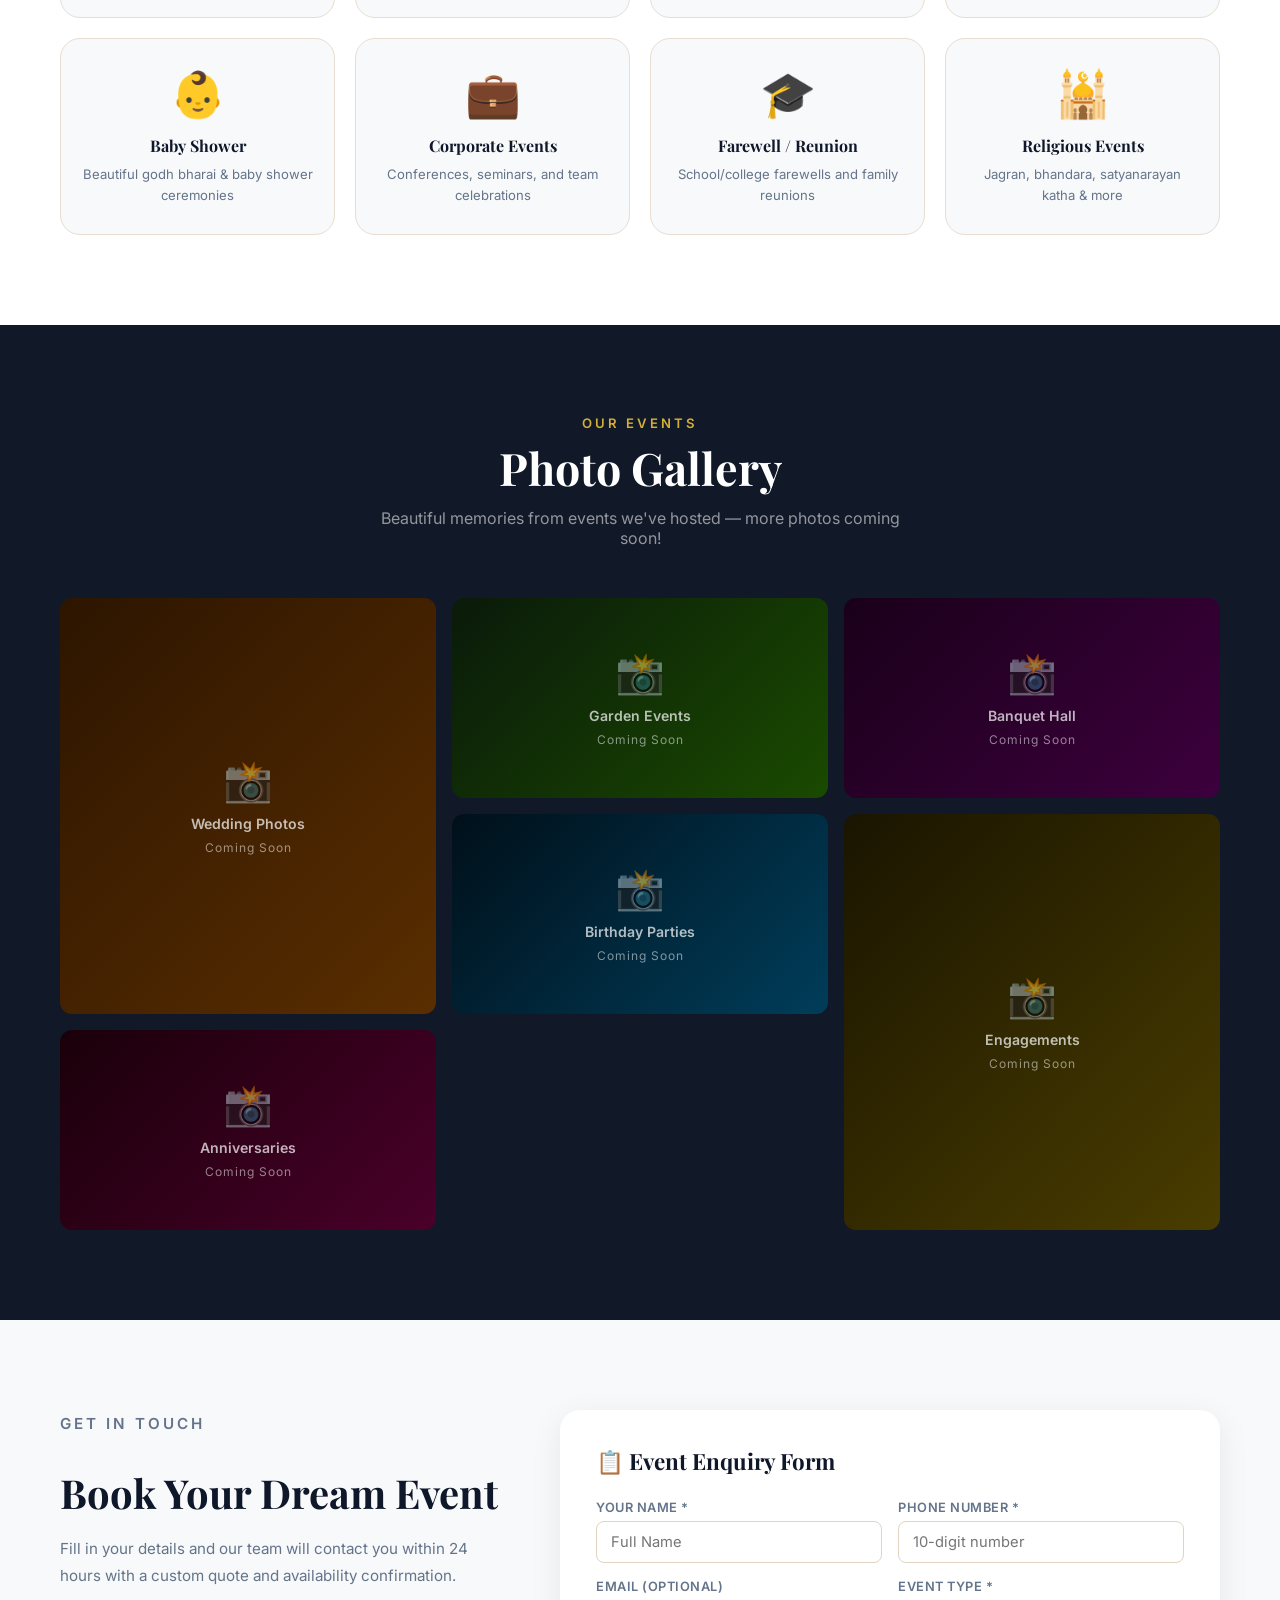
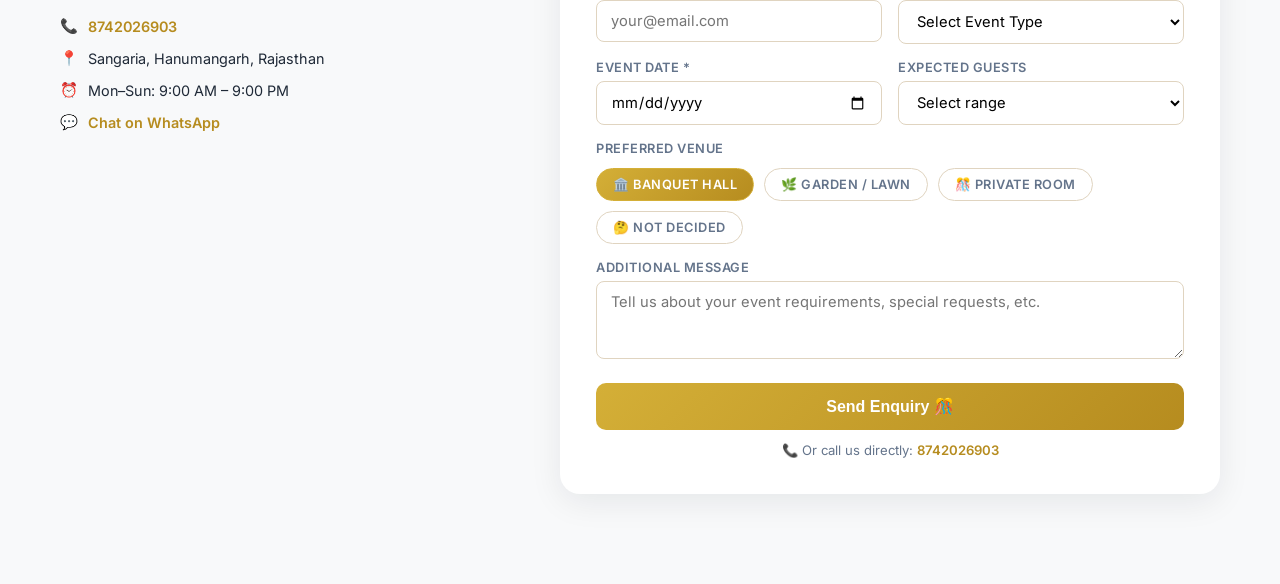
<file: events.html>
<!DOCTYPE html>
<html lang="en">
<head>
  <meta charset="UTF-8"/>
  <meta name="viewport" content="width=device-width, initial-scale=1.0"/>
  <title>Events & Celebrations – Sahil Palace | Banquet Hall, Garden, Weddings</title>
  <meta name="description" content="Host your dream wedding, birthday party, engagement, or corporate event at Sahil Palace, Sangaria. Banquet hall & garden lawn available for booking."/>
  <link rel="preconnect" href="https://fonts.googleapis.com"/>
  <link href="https://fonts.googleapis.com/css2?family=Playfair+Display:ital,wght@0,400;0,600;0,700;1,400&family=Inter:wght@300;400;500;600&display=swap" rel="stylesheet"/>
  <link rel="stylesheet" href="events.css"/>
</head>
<body>

<!-- ===== ANNOUNCEMENT BAR ===== -->
<div class="top-announcement-bar">
  <div class="announcement-inner">
    <span>✨ Welcome to our Palace — Sahil Palace &amp; Restaurant ✨</span>
  </div>
</div>

<!-- NAVBAR -->
<nav class="navbar" id="navbar">
  <div class="nav-container">
    <a class="nav-brand" href="index.html">
      <img src="images/sahil_palace_logo.png" alt="Sahil Palace Logo" class="brand-logo-img" />
      <div>
        <span class="brand-name">Sahil Palace</span>
        <span class="brand-sub">&amp; Restaurant</span>
      </div>
    </a>
    <ul class="nav-links" id="navLinks">
      <li><a href="index.html">Home</a></li>
      <li><a href="room.html">Rooms</a></li>
      <li><a href="menu.html">Menu</a></li>
      <li><a href="events.html" class="active">Events</a></li>
      <li><a href="about.html">About</a></li>
      <li><a href="reviews.html">Reviews</a></li>
      <li><a href="index.html#contact">Contact</a></li>
      <li class="mobile-only-contact"><a href="tel:8742026903" style="color:var(--gold-light); font-weight:700;">📞 Call: 8742026903</a></li>
    </ul>
    <div class="nav-actions">
      <a href="tel:8742026903" class="nav-phone">📞 8742026903</a>
      <a href="room.html" class="btn-nav">Book Now</a>
    </div>
    <button class="hamburger" id="hamburger" aria-label="Toggle menu"><span></span><span></span><span></span></button>
  </div>
</nav>

<!-- HERO -->
<section class="events-hero">
  <div class="hero-overlay"></div>
  <div class="hero-content">
    <p class="hero-tag">✨ Sahil Palace Presents</p>
    <h1>Celebrate Every<br/><span>Special Moment</span></h1>
    <p class="hero-sub">From grand weddings to intimate gatherings — we make every event unforgettable</p>
    <div class="hero-badges">
      <span>💒 Weddings</span>
      <span>🎂 Birthdays</span>
      <span>💍 Engagements</span>
      <span>🎊 Anniversaries</span>
    </div>
    <a href="#enquiry" class="btn-hero">Book Your Event →</a>
  </div>
</section>

<!-- WHY CHOOSE US -->
<section class="why-section">
  <div class="container">
    <div class="section-header">
      <p class="section-label">Why Sahil Palace</p>
      <h2 class="section-title">The Perfect Venue for Every Occasion</h2>
      <p class="section-desc">Experience world-class hospitality with beautiful venues, delicious catering, and dedicated event support</p>
    </div>
    <div class="why-grid">
      <div class="why-card">
        <div class="why-icon">🍽️</div>
        <h3>In-House Catering</h3>
        <p>Authentic Indian cuisine — veg & non-veg — freshly prepared by our expert chefs</p>
      </div>
      <div class="why-card">
        <div class="why-icon">🎤</div>
        <h3>Sound & Lighting</h3>
        <p>Professional PA system, DJ setup, and decorative lighting for the perfect ambiance</p>
      </div>
      <div class="why-card">
        <div class="why-icon">🅿️</div>
        <h3>Free Parking</h3>
        <p>Large parking space for hundreds of guests with 24/7 security</p>
      </div>
      <div class="why-card">
        <div class="why-icon">👨‍💼</div>
        <h3>Dedicated Manager</h3>
        <p>A dedicated event manager to coordinate every detail of your special day</p>
      </div>
      <div class="why-card">
        <div class="why-icon">🛏️</div>
        <h3>Guest Accommodation</h3>
        <p>6 premium rooms available for overnight guests at special event rates</p>
      </div>
      <div class="why-card">
        <div class="why-icon">📍</div>
        <h3>Prime Location</h3>
        <p>Centrally located in Sangaria, Hanumangarh — easy access from all areas</p>
      </div>
    </div>
  </div>
</section>

<!-- VENUES -->
<section class="venues-section" id="venues">
  <div class="container">
    <div class="section-header">
      <p class="section-label">Our Venues</p>
      <h2 class="section-title">Choose Your Perfect Space</h2>
    </div>
    <div class="venues-grid">

      <!-- Banquet Hall -->
      <div class="venue-card">
        <div class="venue-photo-placeholder">
          <div class="vp-inner">
            <span class="vp-icon">🏛️</span>
            <p>Photos Coming Soon</p>
          </div>
          <div class="venue-badge">Indoor</div>
        </div>
        <div class="venue-body">
          <h3>Grand Banquet Hall</h3>
          <p class="venue-desc">A magnificent air-conditioned banquet hall with stage, premium seating, and state-of-the-art sound system. Perfect for large gatherings and formal celebrations.</p>
          <div class="venue-specs">
            <div class="spec"><span class="spec-icon">👥</span><div><strong>Up to 300</strong><small>Guests</small></div></div>
            <div class="spec"><span class="spec-icon">❄️</span><div><strong>AC</strong><small>Air Conditioned</small></div></div>
            <div class="spec"><span class="spec-icon">🎤</span><div><strong>Stage</strong><small>With Sound</small></div></div>
          </div>
          <ul class="venue-features">
            <li>✅ Stage with backdrop decoration</li>
            <li>✅ Professional sound & lighting</li>
            <li>✅ Air conditioning throughout</li>
            <li>✅ Dedicated catering area</li>
            <li>✅ Bridal room available</li>
          </ul>
          <a href="#enquiry" class="btn-enquire">Enquire Now →</a>
        </div>
      </div>

      <!-- Garden / Lawn -->
      <div class="venue-card">
        <div class="venue-photo-placeholder garden-bg">
          <div class="vp-inner">
            <span class="vp-icon">🌿</span>
            <p>Photos Coming Soon</p>
          </div>
          <div class="venue-badge">Outdoor</div>
        </div>
        <div class="venue-body">
          <h3>Garden & Lawn</h3>
          <p class="venue-desc">A lush open-air garden perfect for grand outdoor weddings, receptions, and cultural celebrations under the open sky with fairy lights and floral décor.</p>
          <div class="venue-specs">
            <div class="spec"><span class="spec-icon">👥</span><div><strong>Up to 500</strong><small>Guests</small></div></div>
            <div class="spec"><span class="spec-icon">🌙</span><div><strong>Open Air</strong><small>Under Sky</small></div></div>
            <div class="spec"><span class="spec-icon">💡</span><div><strong>Fairy Lights</strong><small>Decoration</small></div></div>
          </div>
          <ul class="venue-features">
            <li>✅ Spacious green lawn</li>
            <li>✅ Fairy light & floral decoration</li>
            <li>✅ Outdoor catering setup</li>
            <li>✅ Generator backup</li>
            <li>✅ Ample parking space</li>
          </ul>
          <a href="#enquiry" class="btn-enquire">Enquire Now →</a>
        </div>
      </div>

      <!-- Small Hall -->
      <div class="venue-card">
        <div class="venue-photo-placeholder small-bg">
          <div class="vp-inner">
            <span class="vp-icon">🎊</span>
            <p>Photos Coming Soon</p>
          </div>
          <div class="venue-badge">Small Events</div>
        </div>
        <div class="venue-body">
          <h3>Private Event Room</h3>
          <p class="venue-desc">An intimate private space for small celebrations — birthday parties, ring ceremonies, anniversary dinners, and family gatherings in a cozy setting.</p>
          <div class="venue-specs">
            <div class="spec"><span class="spec-icon">👥</span><div><strong>Up to 80</strong><small>Guests</small></div></div>
            <div class="spec"><span class="spec-icon">❄️</span><div><strong>AC</strong><small>Air Conditioned</small></div></div>
            <div class="spec"><span class="spec-icon">🎂</span><div><strong>Cozy</strong><small>Intimate</small></div></div>
          </div>
          <ul class="venue-features">
            <li>✅ Private & intimate setting</li>
            <li>✅ Custom decoration on request</li>
            <li>✅ In-house catering</li>
            <li>✅ LED TV & projector</li>
            <li>✅ Ideal for small parties</li>
          </ul>
          <a href="#enquiry" class="btn-enquire">Enquire Now →</a>
        </div>
      </div>

    </div>
  </div>
</section>

<!-- EVENT TYPES -->
<section class="events-types-section">
  <div class="container">
    <div class="section-header">
      <p class="section-label">We Host</p>
      <h2 class="section-title">All Types of Celebrations</h2>
    </div>
    <div class="event-types-grid">
      <div class="event-type-card">
        <div class="et-icon">💒</div>
        <h4>Wedding / Shaadi</h4>
        <p>Grand ceremonies with full decorations, catering & accommodation</p>
      </div>
      <div class="event-type-card">
        <div class="et-icon">💍</div>
        <h4>Engagement</h4>
        <p>Sagai & ring ceremony with elegant setup and catering</p>
      </div>
      <div class="event-type-card">
        <div class="et-icon">🎂</div>
        <h4>Birthday Party</h4>
        <p>Theme-based birthday setups for kids and adults</p>
      </div>
      <div class="event-type-card">
        <div class="et-icon">🎊</div>
        <h4>Anniversary</h4>
        <p>Romantic candlelight setups for special anniversaries</p>
      </div>
      <div class="event-type-card">
        <div class="et-icon">👶</div>
        <h4>Baby Shower</h4>
        <p>Beautiful godh bharai & baby shower ceremonies</p>
      </div>
      <div class="event-type-card">
        <div class="et-icon">💼</div>
        <h4>Corporate Events</h4>
        <p>Conferences, seminars, and team celebrations</p>
      </div>
      <div class="event-type-card">
        <div class="et-icon">🎓</div>
        <h4>Farewell / Reunion</h4>
        <p>School/college farewells and family reunions</p>
      </div>
      <div class="event-type-card">
        <div class="et-icon">🕌</div>
        <h4>Religious Events</h4>
        <p>Jagran, bhandara, satyanarayan katha & more</p>
      </div>
    </div>
  </div>
</section>

<!-- GALLERY PLACEHOLDER -->
<section class="gallery-section" id="gallery">
  <div class="container">
    <div class="section-header">
      <p class="section-label">Our Events</p>
      <h2 class="section-title">Photo Gallery</h2>
      <p class="section-desc">Beautiful memories from events we've hosted — more photos coming soon!</p>
    </div>
    <div class="gallery-grid">
      <div class="gallery-placeholder gp-1"><div class="gp-text"><span>📸</span><p>Wedding Photos</p><small>Coming Soon</small></div></div>
      <div class="gallery-placeholder gp-2"><div class="gp-text"><span>📸</span><p>Garden Events</p><small>Coming Soon</small></div></div>
      <div class="gallery-placeholder gp-3"><div class="gp-text"><span>📸</span><p>Banquet Hall</p><small>Coming Soon</small></div></div>
      <div class="gallery-placeholder gp-4"><div class="gp-text"><span>📸</span><p>Birthday Parties</p><small>Coming Soon</small></div></div>
      <div class="gallery-placeholder gp-5"><div class="gp-text"><span>📸</span><p>Engagements</p><small>Coming Soon</small></div></div>
      <div class="gallery-placeholder gp-6"><div class="gp-text"><span>📸</span><p>Anniversaries</p><small>Coming Soon</small></div></div>
    </div>
  </div>
</section>

<!-- ENQUIRY FORM -->
<section class="enquiry-section" id="enquiry">
  <div class="container">
    <div class="enquiry-wrap">
      <div class="enquiry-left">
        <p class="section-label">Get In Touch</p>
        <h2>Book Your Dream Event</h2>
        <p>Fill in your details and our team will contact you within 24 hours with a custom quote and availability confirmation.</p>
        <div class="contact-highlights">
          <div class="ch-item">📞 <span><a href="tel:8742026903">8742026903</a></span></div>
          <div class="ch-item">📍 <span>Sangaria, Hanumangarh, Rajasthan</span></div>
          <div class="ch-item">⏰ <span>Mon–Sun: 9:00 AM – 9:00 PM</span></div>
          <div class="ch-item">💬 <span><a href="https://wa.me/918742026903" target="_blank">Chat on WhatsApp</a></span></div>
        </div>
      </div>
      <div class="enquiry-right">
        <form class="enquiry-form" id="eventForm" onsubmit="submitEventEnquiry(event)">
          <h3>📋 Event Enquiry Form</h3>
          <div class="form-row">
            <div class="form-group">
              <label>Your Name *</label>
              <input type="text" id="evName" placeholder="Full Name" required/>
            </div>
            <div class="form-group">
              <label>Phone Number *</label>
              <input type="tel" id="evPhone" placeholder="10-digit number" required/>
            </div>
          </div>
          <div class="form-row">
            <div class="form-group">
              <label>Email (optional)</label>
              <input type="email" id="evEmail" placeholder="your@email.com"/>
            </div>
            <div class="form-group">
              <label>Event Type *</label>
              <select id="evType" required>
                <option value="">Select Event Type</option>
                <option>Wedding / Shaadi</option>
                <option>Engagement / Sagai</option>
                <option>Birthday Party</option>
                <option>Anniversary</option>
                <option>Baby Shower / Godh Bharai</option>
                <option>Corporate Event</option>
                <option>Farewell / Reunion</option>
                <option>Religious Event</option>
                <option>Other</option>
              </select>
            </div>
          </div>
          <div class="form-row">
            <div class="form-group">
              <label>Event Date *</label>
              <input type="date" id="evDate" required/>
            </div>
            <div class="form-group">
              <label>Expected Guests</label>
              <select id="evGuests">
                <option value="">Select range</option>
                <option value="50">Up to 50</option>
                <option value="100">50 – 100</option>
                <option value="200">100 – 200</option>
                <option value="300">200 – 300</option>
                <option value="500">300 – 500</option>
                <option value="500+">500+</option>
              </select>
            </div>
          </div>
          <div class="form-group">
            <label>Preferred Venue</label>
            <div class="venue-radio-group">
              <label class="venue-radio"><input type="radio" name="evVenue" value="Grand Banquet Hall" checked/><span>🏛️ Banquet Hall</span></label>
              <label class="venue-radio"><input type="radio" name="evVenue" value="Garden & Lawn"/><span>🌿 Garden / Lawn</span></label>
              <label class="venue-radio"><input type="radio" name="evVenue" value="Private Event Room"/><span>🎊 Private Room</span></label>
              <label class="venue-radio"><input type="radio" name="evVenue" value="Not decided"/><span>🤔 Not decided</span></label>
            </div>
          </div>
          <div class="form-group">
            <label>Additional Message</label>
            <textarea id="evMessage" rows="3" placeholder="Tell us about your event requirements, special requests, etc."></textarea>
          </div>
          <button type="submit" class="btn-submit" id="evSubmitBtn">Send Enquiry 🎊</button>
          <p class="form-note">📞 Or call us directly: <a href="tel:8742026903">8742026903</a></p>
        </form>
      </div>
    </div>
  </div>
</section>

<!-- TOAST -->
<div id="evToast"></div>

<!-- WhatsApp Float -->
<a href="https://wa.me/918742026903?text=Hi%2C%20I%20want%20to%20enquire%20about%20event%20booking%20at%20Sahil%20Palace." target="_blank" class="whatsapp-float" aria-label="Chat on WhatsApp">
  <svg viewBox="0 0 32 32" width="32" height="32" fill="#fff"><path d="M16.004 0h-.008C7.174 0 0 7.176 0 16.004c0 3.5 1.129 6.742 3.047 9.379l-1.994 5.946 6.146-1.97A15.906 15.906 0 0016.004 32C24.826 32 32 24.826 32 16.004 32 7.176 24.826 0 16.004 0zm9.31 22.602c-.39 1.1-1.932 2.014-3.164 2.281-.844.18-1.945.324-5.656-1.215-4.75-1.969-7.805-6.793-8.04-7.109-.226-.316-1.898-2.527-1.898-4.82 0-2.293 1.2-3.422 1.625-3.89.39-.43.93-.607 1.242-.607.15 0 .285.008.406.014.39.016.586.039.844.652.32.766 1.1 2.68 1.195 2.875.098.195.195.45.07.703-.117.258-.22.418-.414.645-.195.226-.41.504-.586.676-.195.195-.398.406-.172.797.227.39 1.008 1.664 2.164 2.695 1.488 1.328 2.742 1.742 3.133 1.937.39.196.617.164.844-.098.234-.27.992-1.152 1.258-1.55.258-.398.523-.328.879-.196.36.125 2.273 1.07 2.664 1.266.39.195.648.293.746.453.094.164.094.934-.297 2.035z"/></svg>
</a>

<script src="config.js"></script>
<script src="events.js"></script>
</body>
</html>
</file>
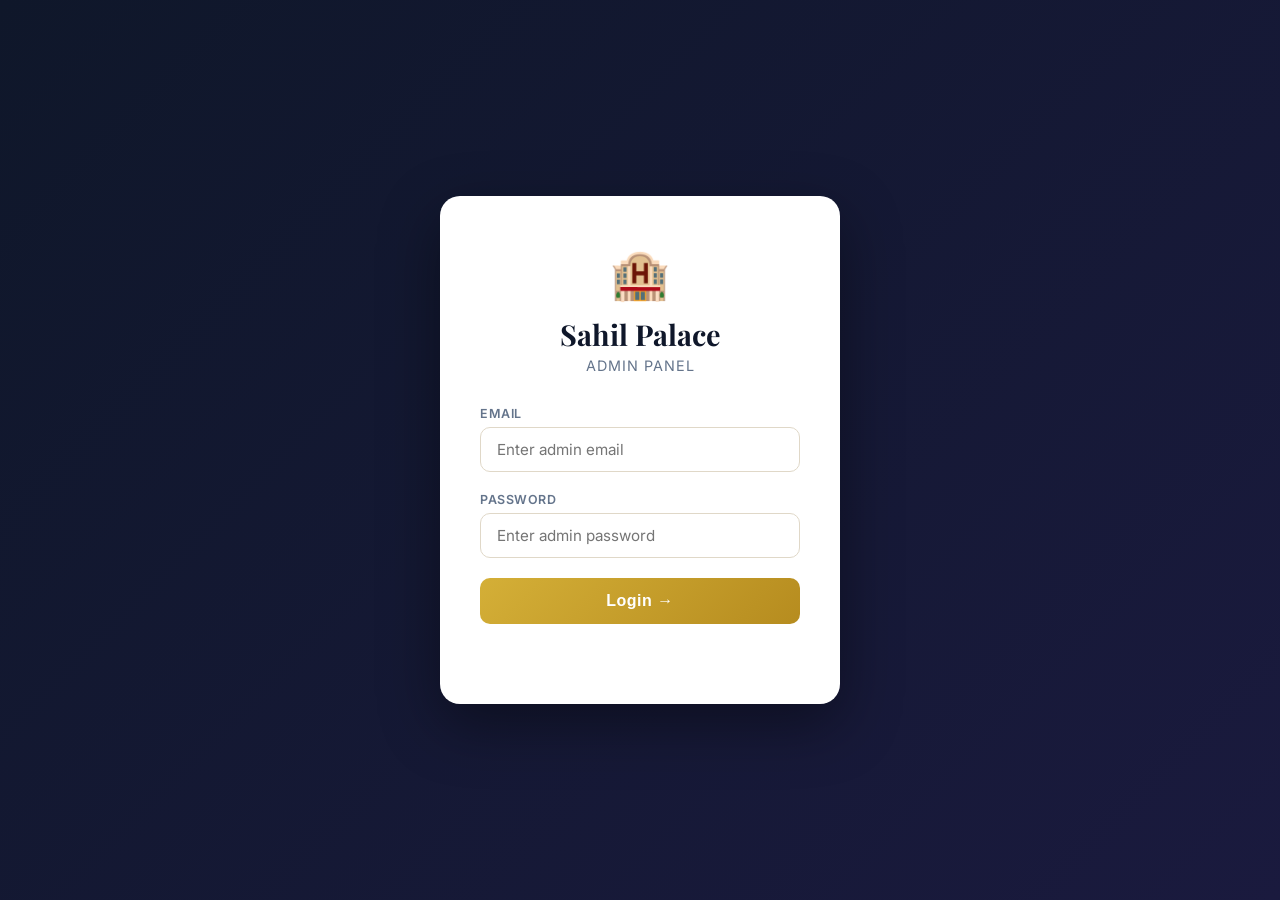
<file: manage.html>
<!DOCTYPE html>
<html lang="en">
<head>
  <meta charset="UTF-8"/>
  <meta name="viewport" content="width=device-width, initial-scale=1.0"/>
  <title>Admin Panel – Sahil Palace</title>
  <link rel="preconnect" href="https://fonts.googleapis.com"/>
  <link href="https://fonts.googleapis.com/css2?family=Playfair+Display:wght@600;700&family=Inter:wght@300;400;500;600;700&display=swap" rel="stylesheet"/>
  <link rel="stylesheet" href="manage.css"/>
</head>
<body>

<!-- LOGIN SCREEN -->
<div class="login-screen" id="loginScreen">
  <div class="login-card">
    <div class="login-logo">🏨</div>
    <h1>Sahil Palace</h1>
    <p class="login-sub">Admin Panel</p>
    <div class="form-group">
      <label>Email</label>
      <input type="email" id="loginEmail" placeholder="Enter admin email" onkeydown="if(event.key==='Enter')doLogin()"/>
    </div>
    <div class="form-group">
      <label>Password</label>
      <input type="password" id="loginPassword" placeholder="Enter admin password" onkeydown="if(event.key==='Enter')doLogin()"/>
    </div>
    <button class="btn-login" onclick="doLogin()">Login →</button>
    <p class="login-error" id="loginError"></p>
  </div>
</div>

<!-- ADMIN DASHBOARD -->
<div class="admin-wrap" id="adminWrap" style="display:none">

  <!-- SIDEBAR -->
  <aside class="sidebar">
    <div class="sidebar-brand">
      <span class="brand-icon">🏨</span>
      <div>
        <div class="brand-name">Sahil Palace</div>
        <div class="brand-sub">Admin Panel</div>
      </div>
    </div>
    <nav class="sidebar-nav">
      <a class="nav-item active" data-tab="dashboard" onclick="switchTab('dashboard',this)">
        <span class="nav-icon">📊</span> Dashboard
      </a>
      <a class="nav-item" data-tab="bookings" onclick="switchTab('bookings',this)">
        <span class="nav-icon">🏨</span> Bookings
        <span class="nav-badge" id="bookBadge">0</span>
      </a>
      <a class="nav-item" data-tab="orders" onclick="switchTab('orders',this)">
        <span class="nav-icon">🍽️</span> Food Orders
        <span class="nav-badge" id="orderBadge">0</span>
      </a>
      <a class="nav-item" data-tab="contacts" onclick="switchTab('contacts',this)">
        <span class="nav-icon">📞</span> Enquiries
        <span class="nav-badge" id="contactBadge">0</span>
      </a>
      <a class="nav-item" data-tab="reviews" onclick="switchTab('reviews',this)">
        <span class="nav-icon">⭐</span> Reviews
        <span class="nav-badge" id="reviewBadge">0</span>
      </a>
      <a class="nav-item" data-tab="events" onclick="switchTab('events',this)">
        <span class="nav-icon">🎊</span> Events
        <span class="nav-badge" id="eventBadge">0</span>
      </a>
    </nav>
    <button class="btn-logout" onclick="logout()">🚪 Logout</button>
  </aside>

  <!-- MAIN CONTENT -->
  <main class="admin-main">

    <!-- HEADER -->
    <header class="admin-header">
      <div>
        <h2 id="pageTitle">Dashboard</h2>
        <p class="header-sub" id="pageSubtitle">Overview of all activity</p>
      </div>
      <div class="header-actions">
        <button class="btn-refresh" onclick="loadAll()">🔄 Refresh</button>
        <a href="index.html" target="_blank" class="btn-view-site">🌐 View Site</a>
      </div>
    </header>

    <!-- DASHBOARD TAB -->
    <div class="tab-content" id="tab-dashboard">
      <div class="stats-grid">
        <div class="stat-card gold">
          <div class="stat-icon">🏨</div>
          <div class="stat-info">
            <div class="stat-value" id="statBookings">-</div>
            <div class="stat-label">Total Bookings</div>
          </div>
        </div>
        <div class="stat-card green">
          <div class="stat-icon">🍽️</div>
          <div class="stat-info">
            <div class="stat-value" id="statOrders">-</div>
            <div class="stat-label">Total Orders</div>
          </div>
        </div>
        <div class="stat-card blue">
          <div class="stat-icon">📞</div>
          <div class="stat-info">
            <div class="stat-value" id="statContacts">-</div>
            <div class="stat-label">Enquiries</div>
          </div>
        </div>
        <div class="stat-card purple">
          <div class="stat-icon">💰</div>
          <div class="stat-info">
            <div class="stat-value" id="statRevenue">-</div>
            <div class="stat-label">Total Revenue</div>
          </div>
        </div>
        <div class="stat-card orange">
          <div class="stat-icon">📅</div>
          <div class="stat-info">
            <div class="stat-value" id="statTodayB">-</div>
            <div class="stat-label">Today's Bookings</div>
          </div>
        </div>
        <div class="stat-card teal">
          <div class="stat-icon">🛒</div>
          <div class="stat-info">
            <div class="stat-value" id="statTodayO">-</div>
            <div class="stat-label">Today's Orders</div>
          </div>
        </div>
      </div>

      <!-- Recent Bookings -->
      <div class="section-card">
        <div class="card-header">
          <h3>🏨 Recent Bookings</h3>
          <a onclick="switchTab('bookings',null)" style="cursor:pointer;color:var(--gold);font-size:.85rem">View All →</a>
        </div>
        <div class="table-wrap" id="recentBookings">
          <div class="loading">Loading...</div>
        </div>
      </div>
    </div>

    <!-- BOOKINGS TAB -->
    <div class="tab-content" id="tab-bookings" style="display:none">
      <div class="section-card">
        <div class="card-header">
          <h3>All Room Bookings</h3>
          <span class="total-label" id="bookingsTotal"></span>
        </div>
        <div class="table-wrap" id="bookingsTable">
          <div class="loading">Loading...</div>
        </div>
      </div>
    </div>

    <!-- ORDERS TAB -->
    <div class="tab-content" id="tab-orders" style="display:none">
      <div class="section-card">
        <div class="card-header">
          <h3>All Food Orders</h3>
          <span class="total-label" id="ordersTotal"></span>
        </div>
        <div class="table-wrap" id="ordersTable">
          <div class="loading">Loading...</div>
        </div>
      </div>
    </div>

    <!-- CONTACTS TAB -->
    <div class="tab-content" id="tab-contacts" style="display:none">
      <div class="section-card">
        <div class="card-header">
          <h3>All Enquiries</h3>
          <span class="total-label" id="contactsTotal"></span>
        </div>
        <div class="table-wrap" id="contactsTable">
          <div class="loading">Loading...</div>
        </div>
      </div>
    </div>

    <!-- REVIEWS TAB -->
    <div class="tab-content" id="tab-reviews" style="display:none">
      <div class="section-card">
        <div class="card-header">
          <h3>⭐ Customer Reviews</h3>
          <span class="total-label" id="reviewsTotal"></span>
        </div>
        <div class="table-wrap" id="reviewsTable">
          <div class="loading">Loading...</div>
        </div>
      </div>
    </div>

    <!-- EVENTS TAB -->
    <div class="tab-content" id="tab-events" style="display:none">
      <div class="section-card">
        <div class="card-header">
          <h3>🎊 Event Enquiries</h3>
          <span class="total-label" id="eventsTotal"></span>
        </div>
        <div class="table-wrap" id="eventsTable">
          <div class="loading">Loading...</div>
        </div>
      </div>
    </div>

  </main>
</div>

<div id="toast"></div>

<script src="config.js"></script>
<script src="manage.js"></script>
</body>
</html>
</file>
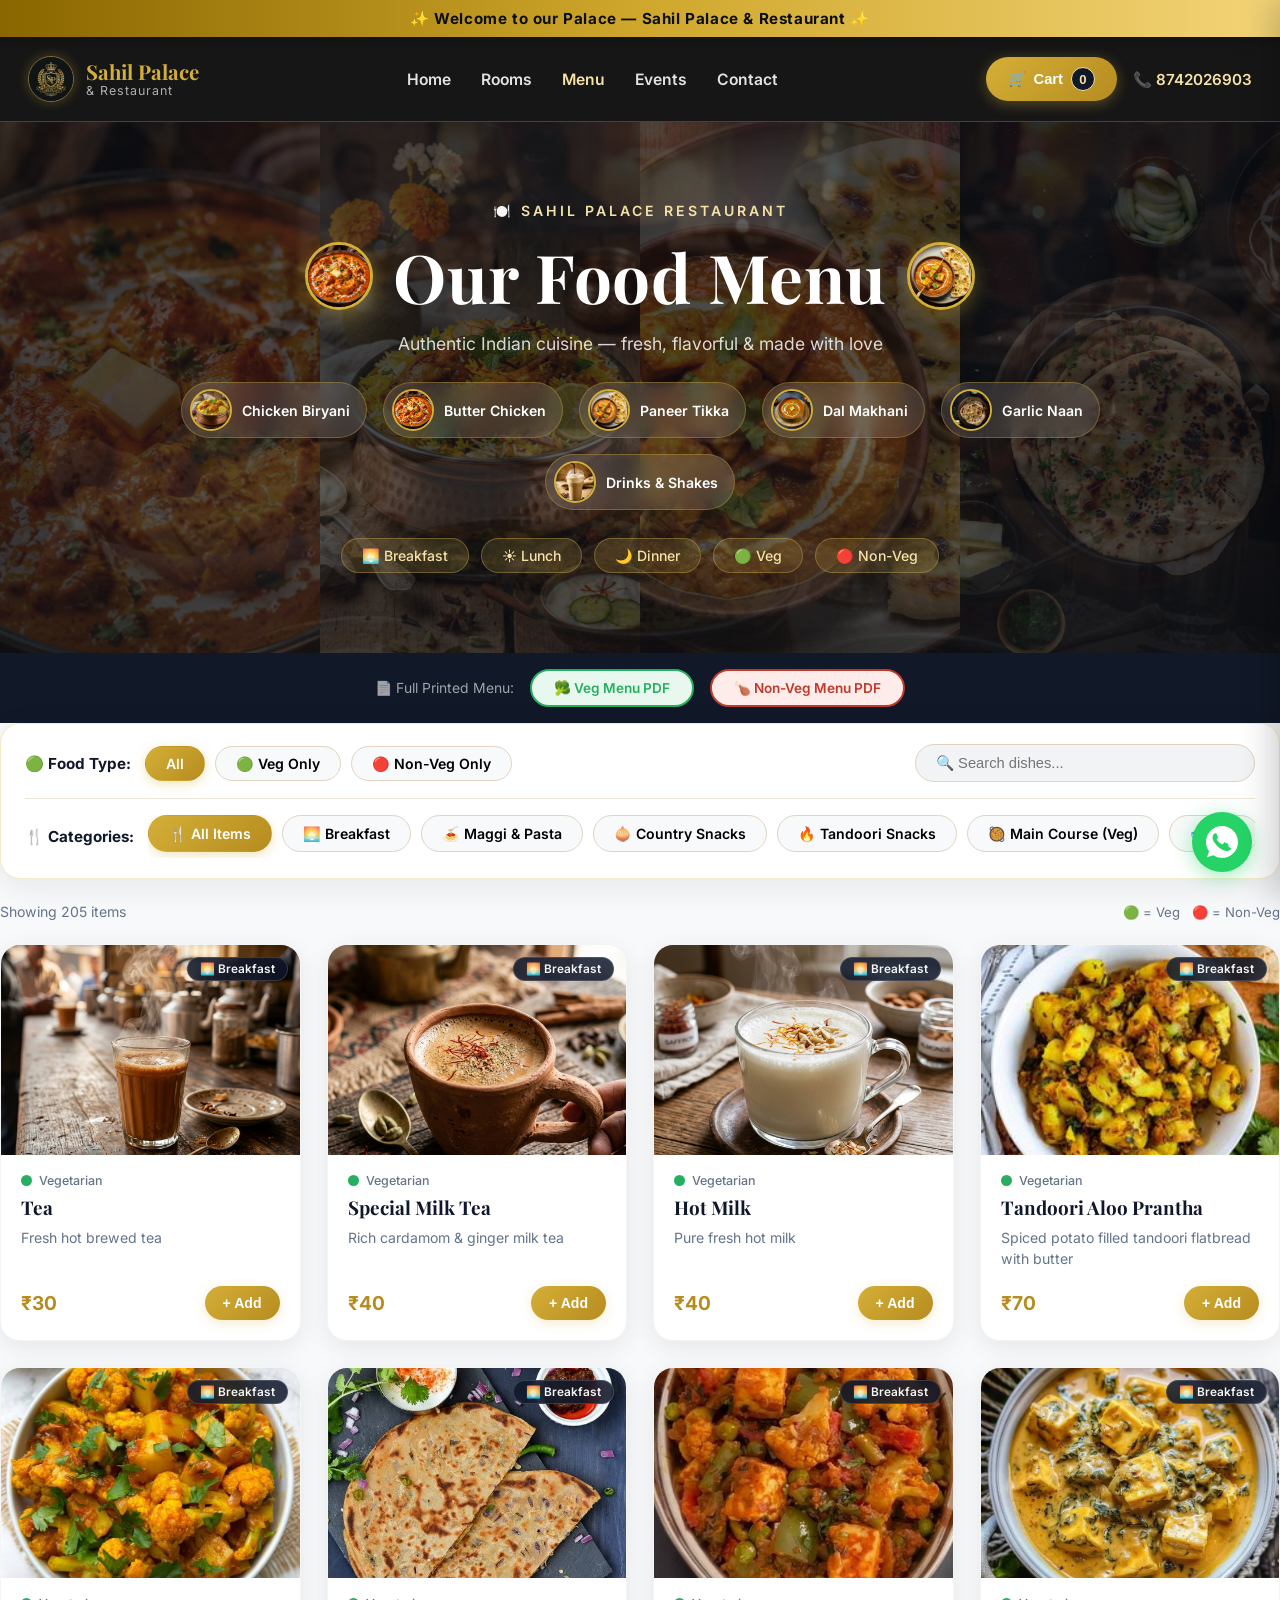
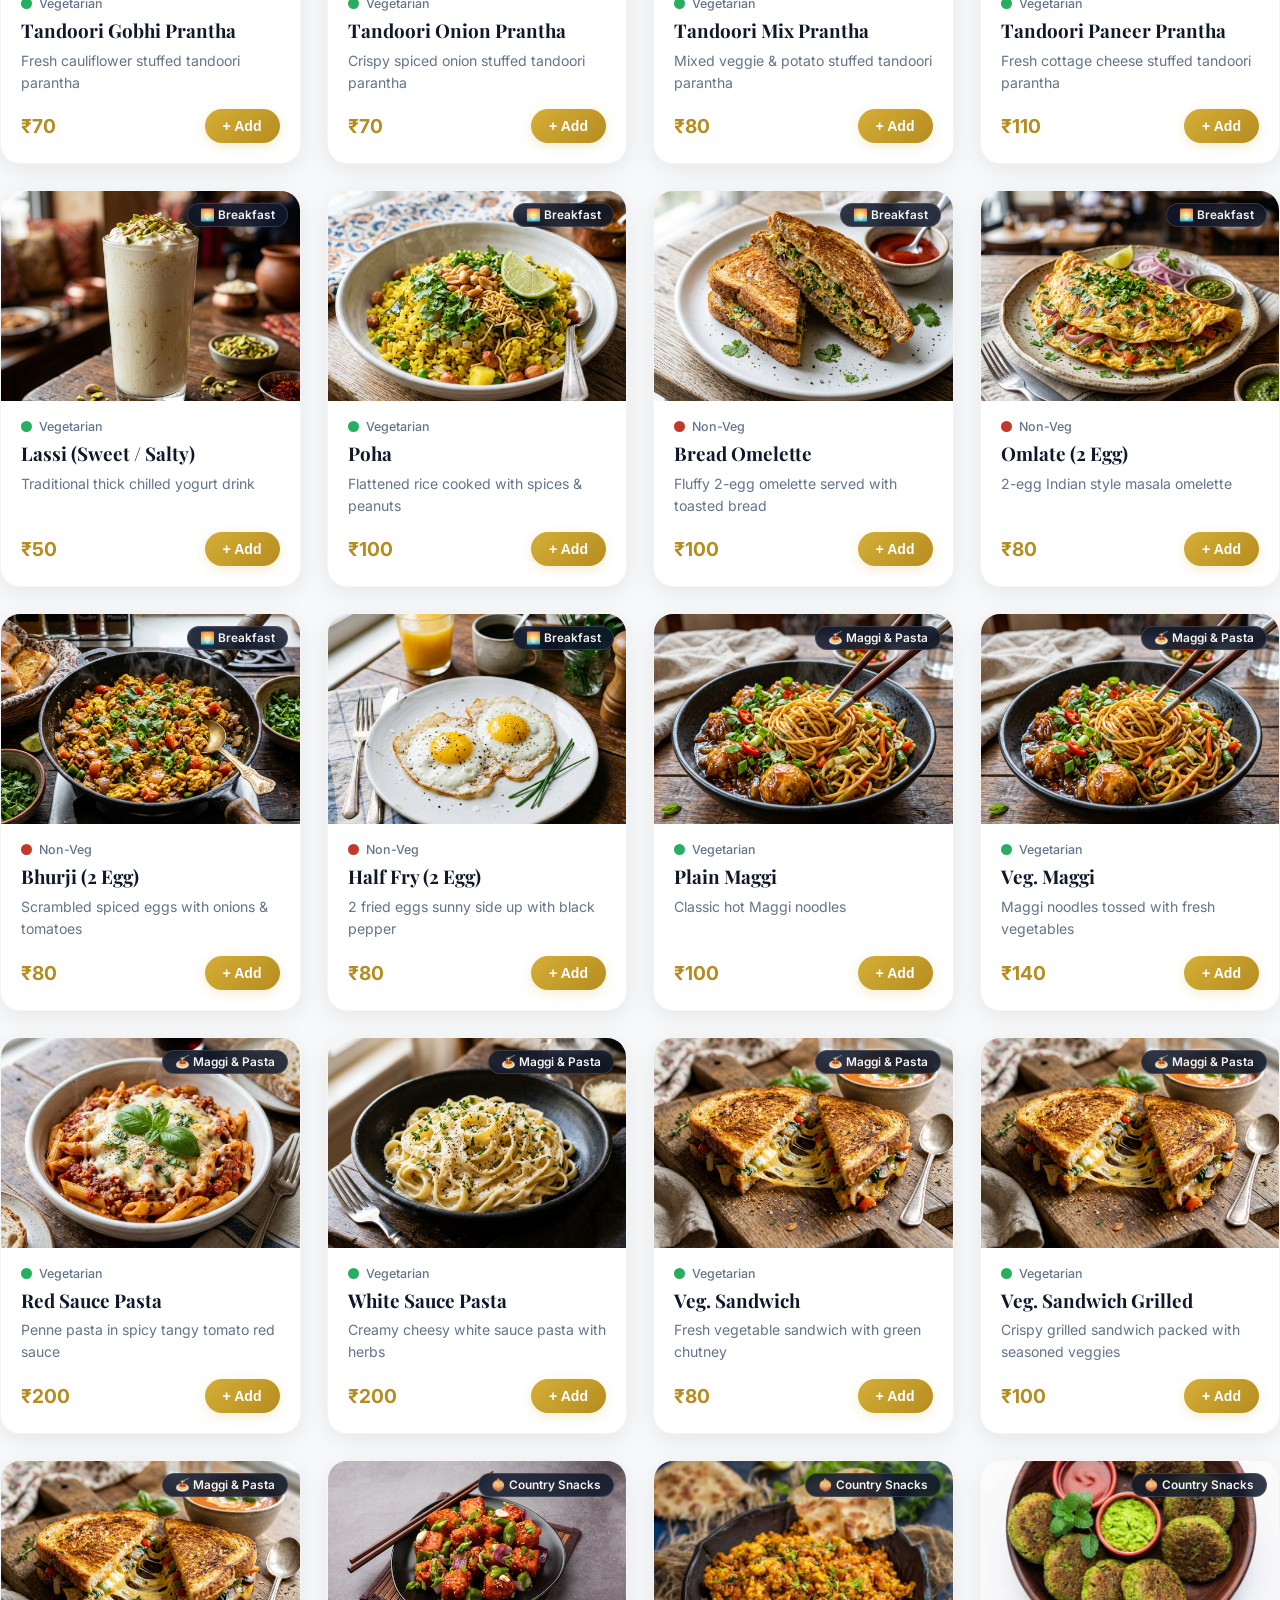
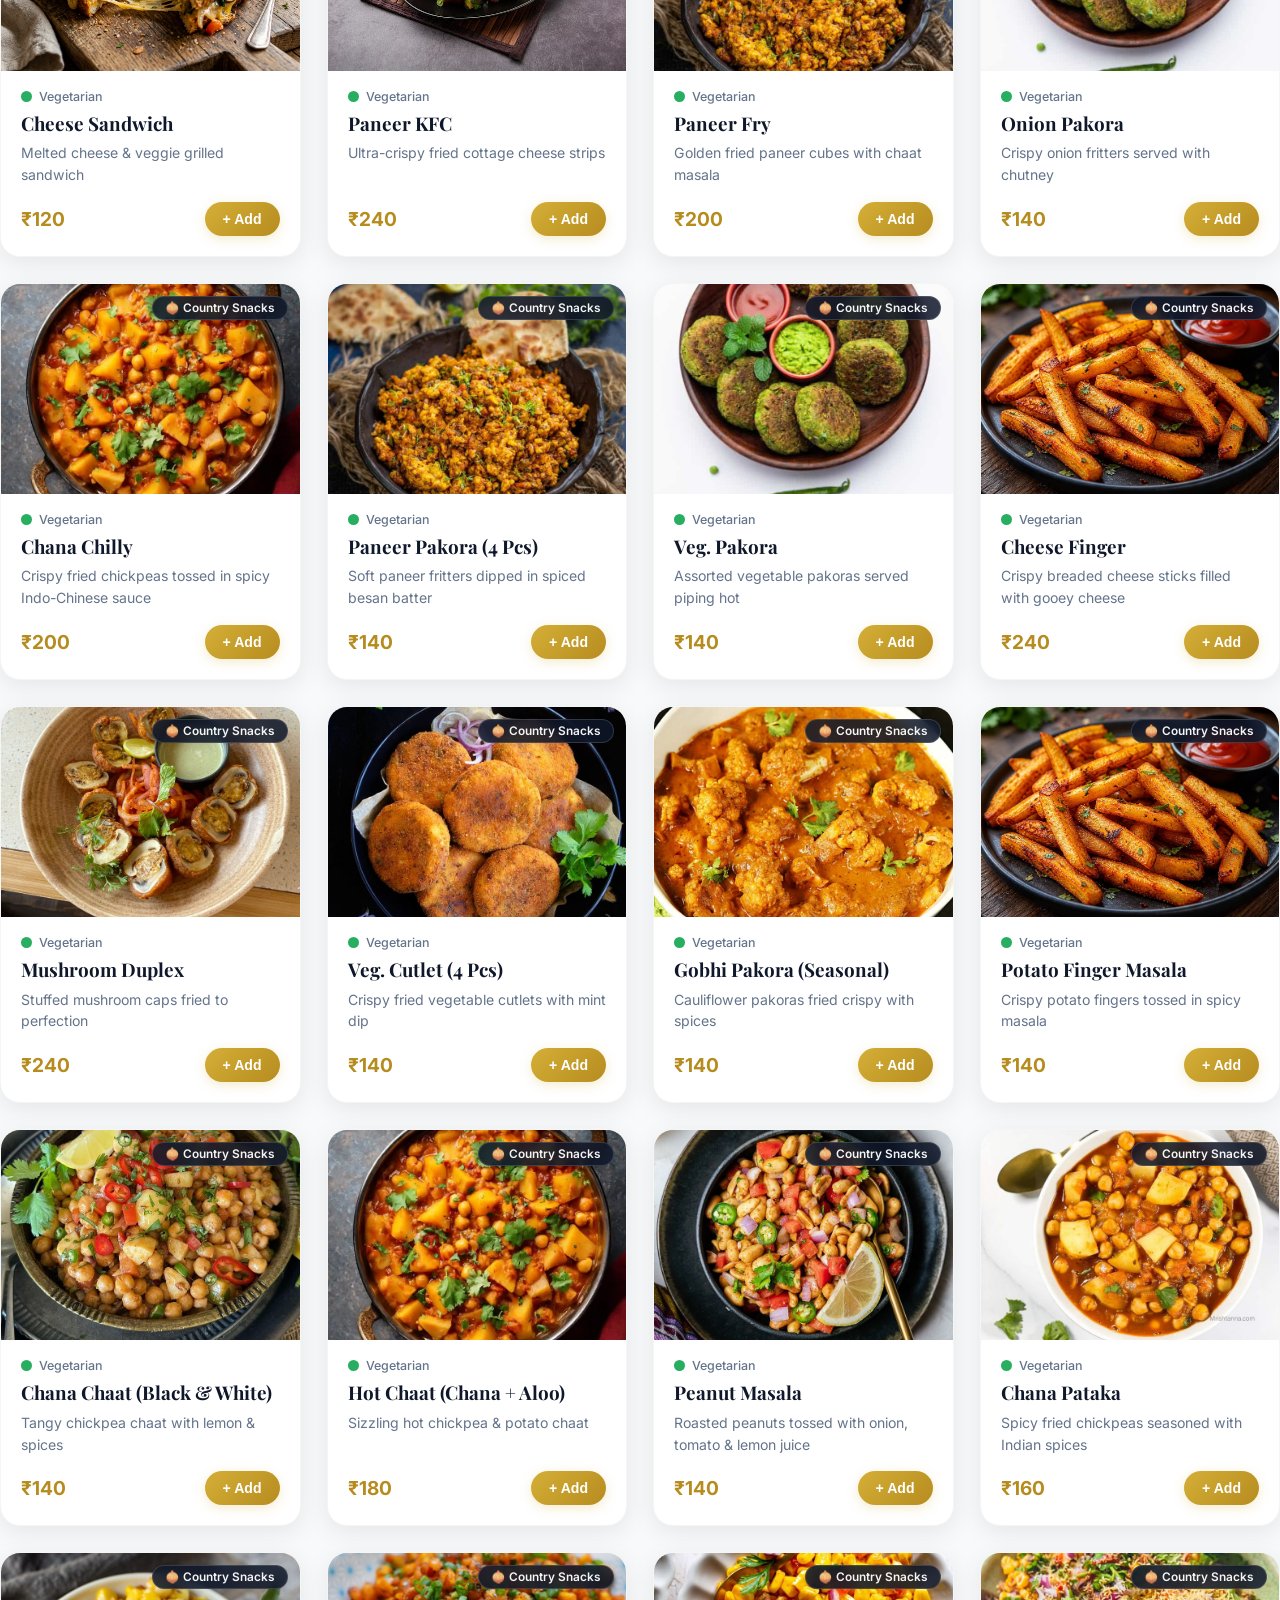
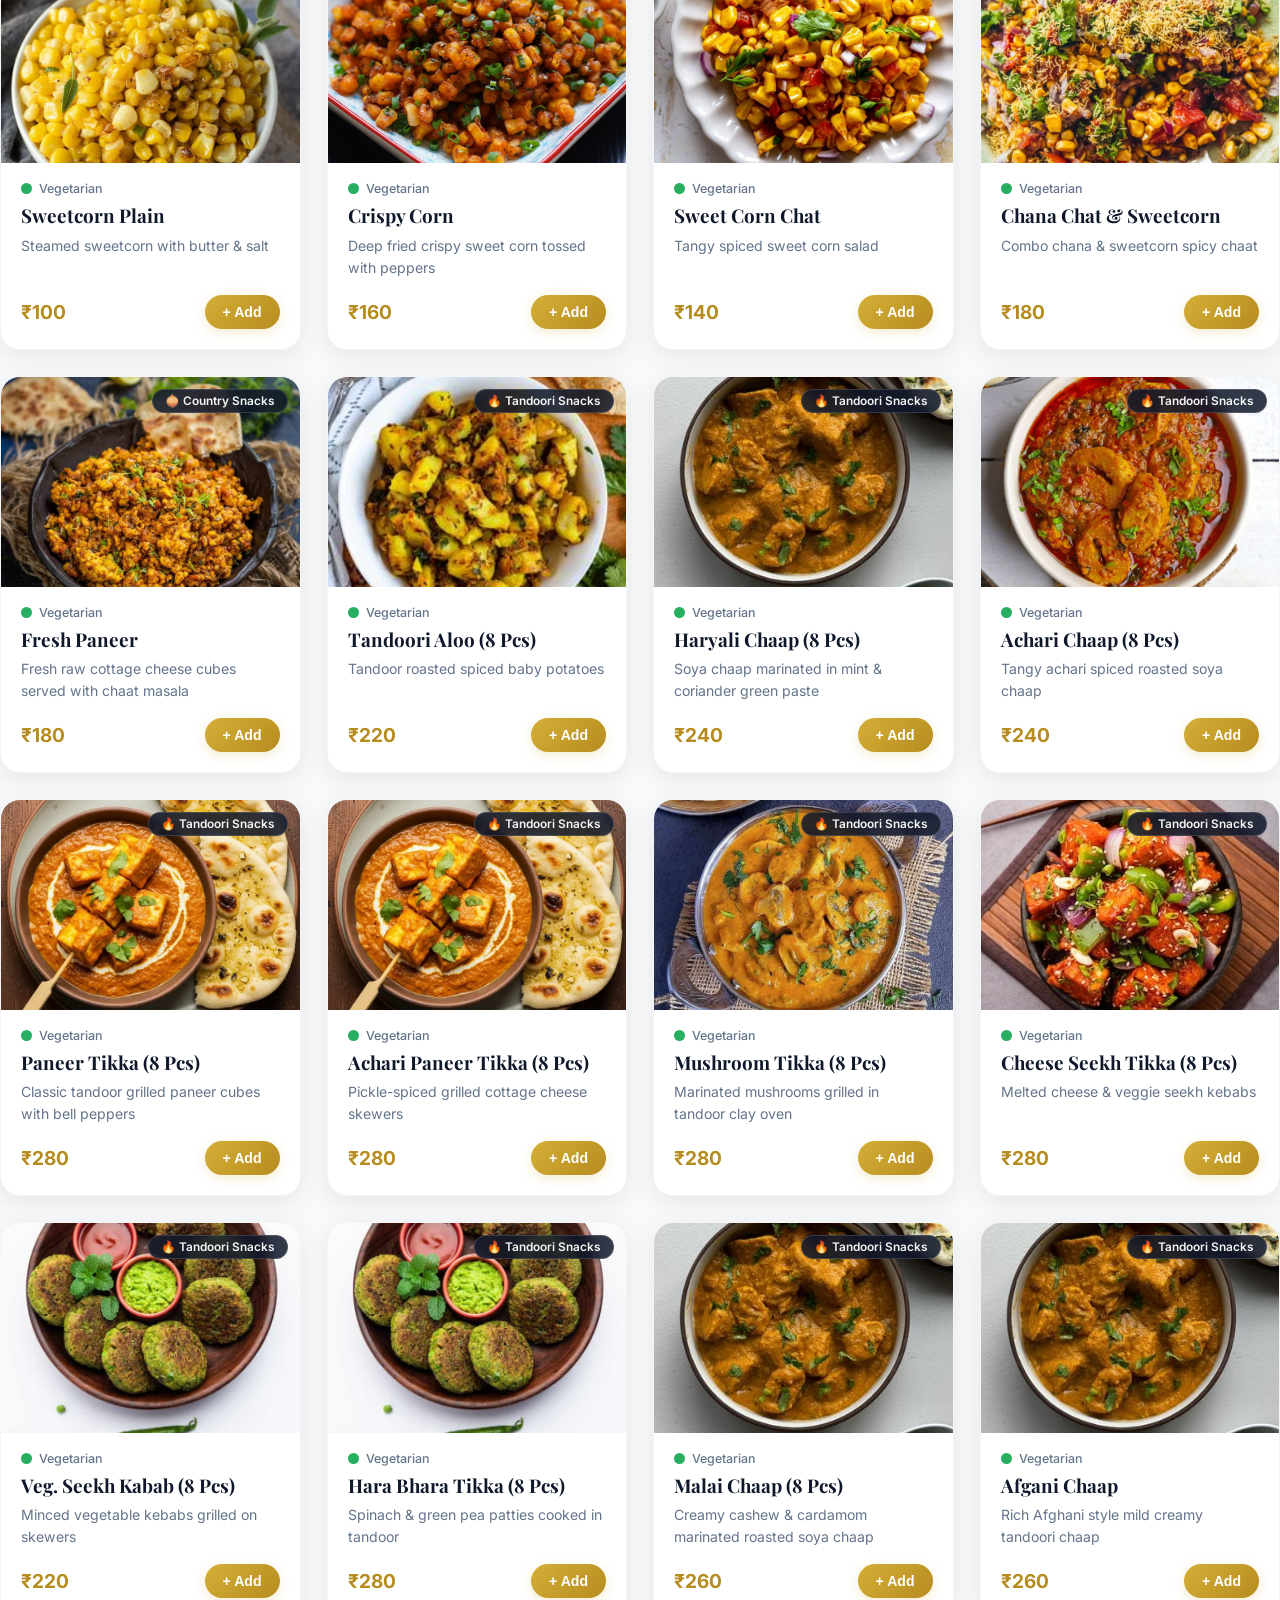
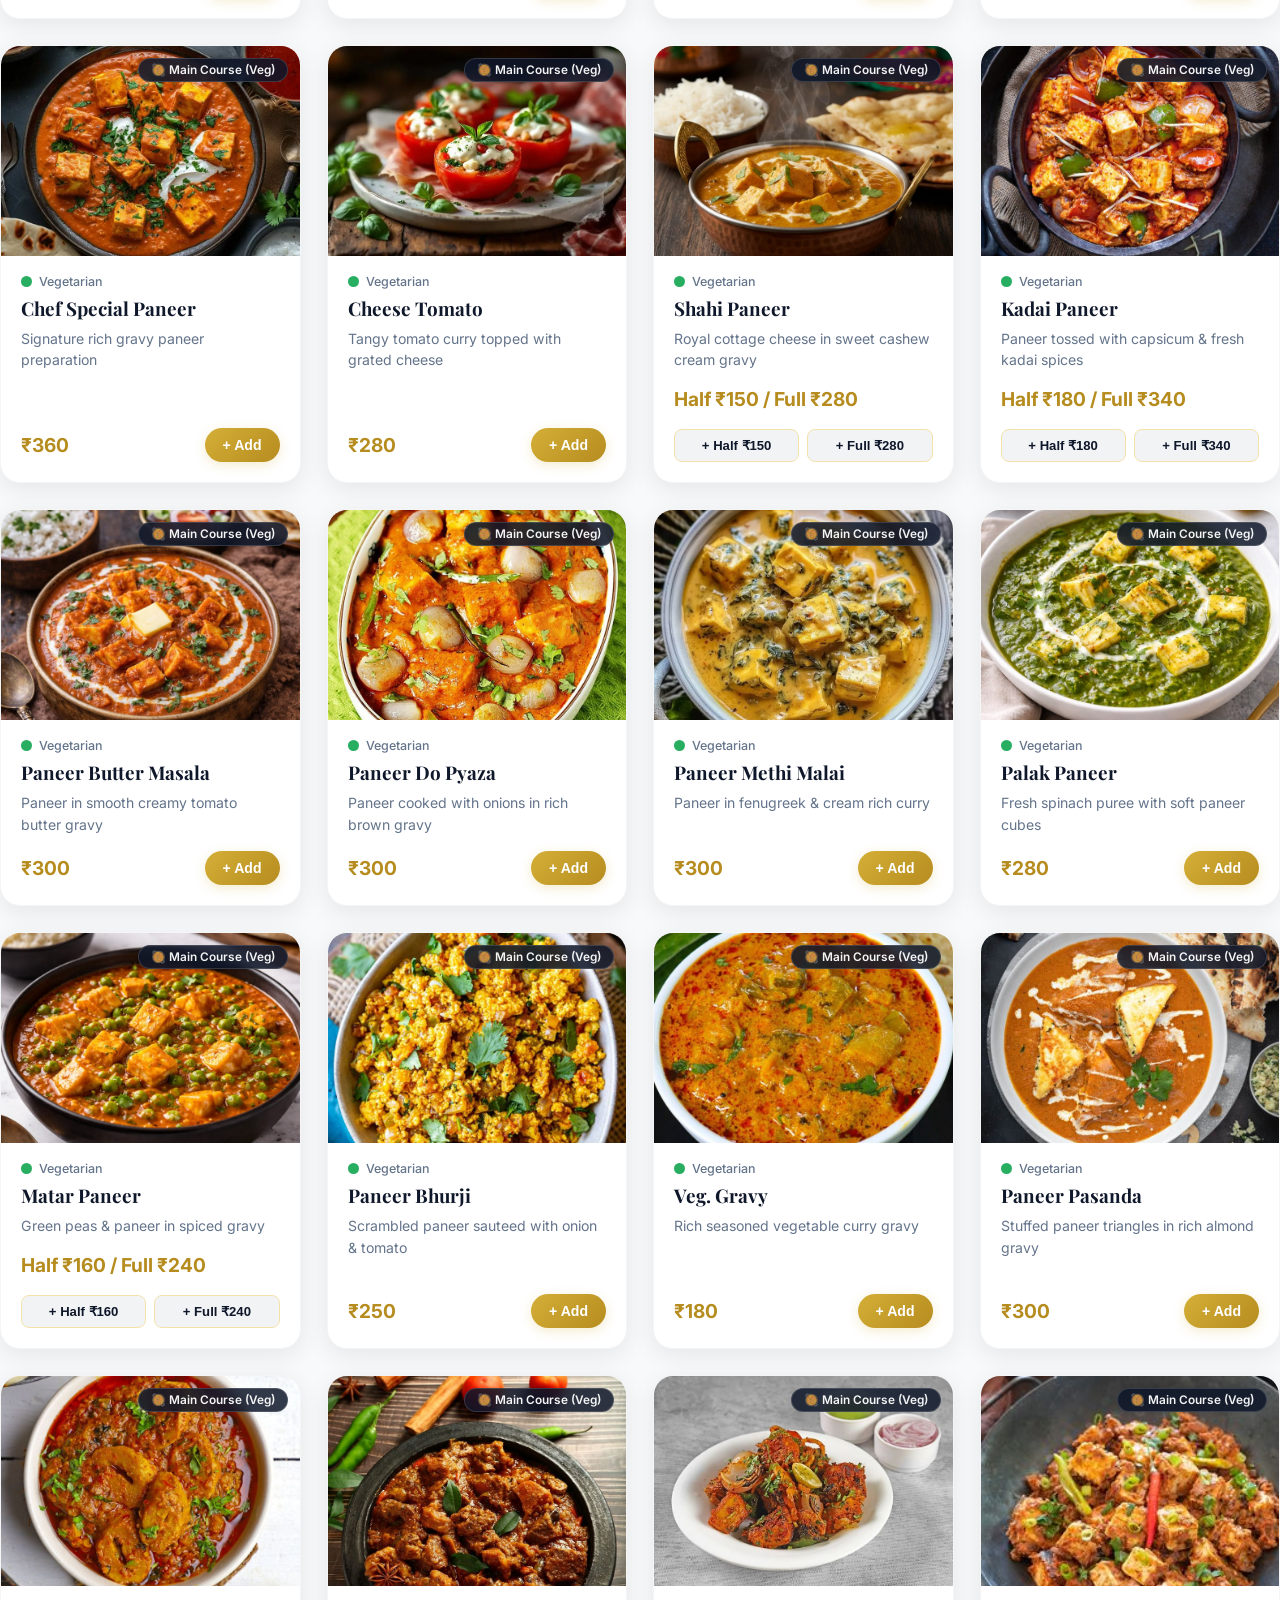
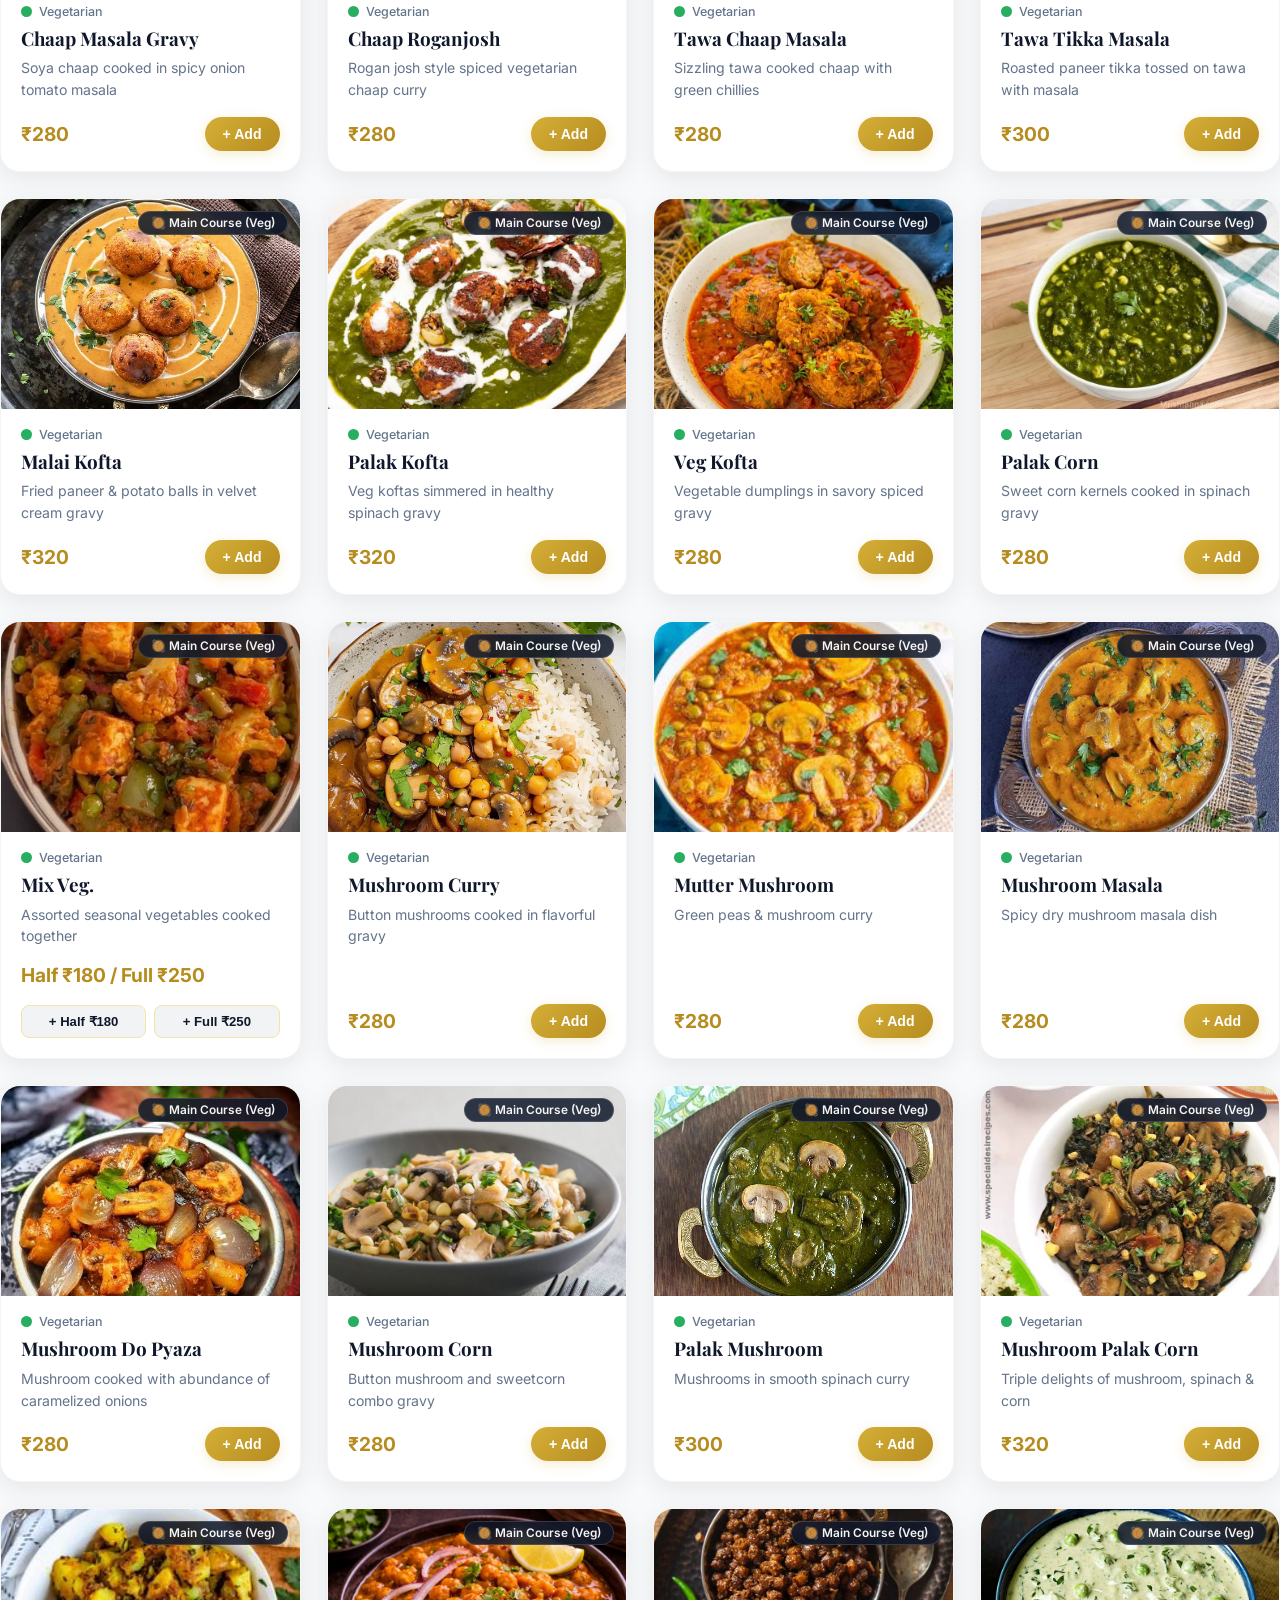
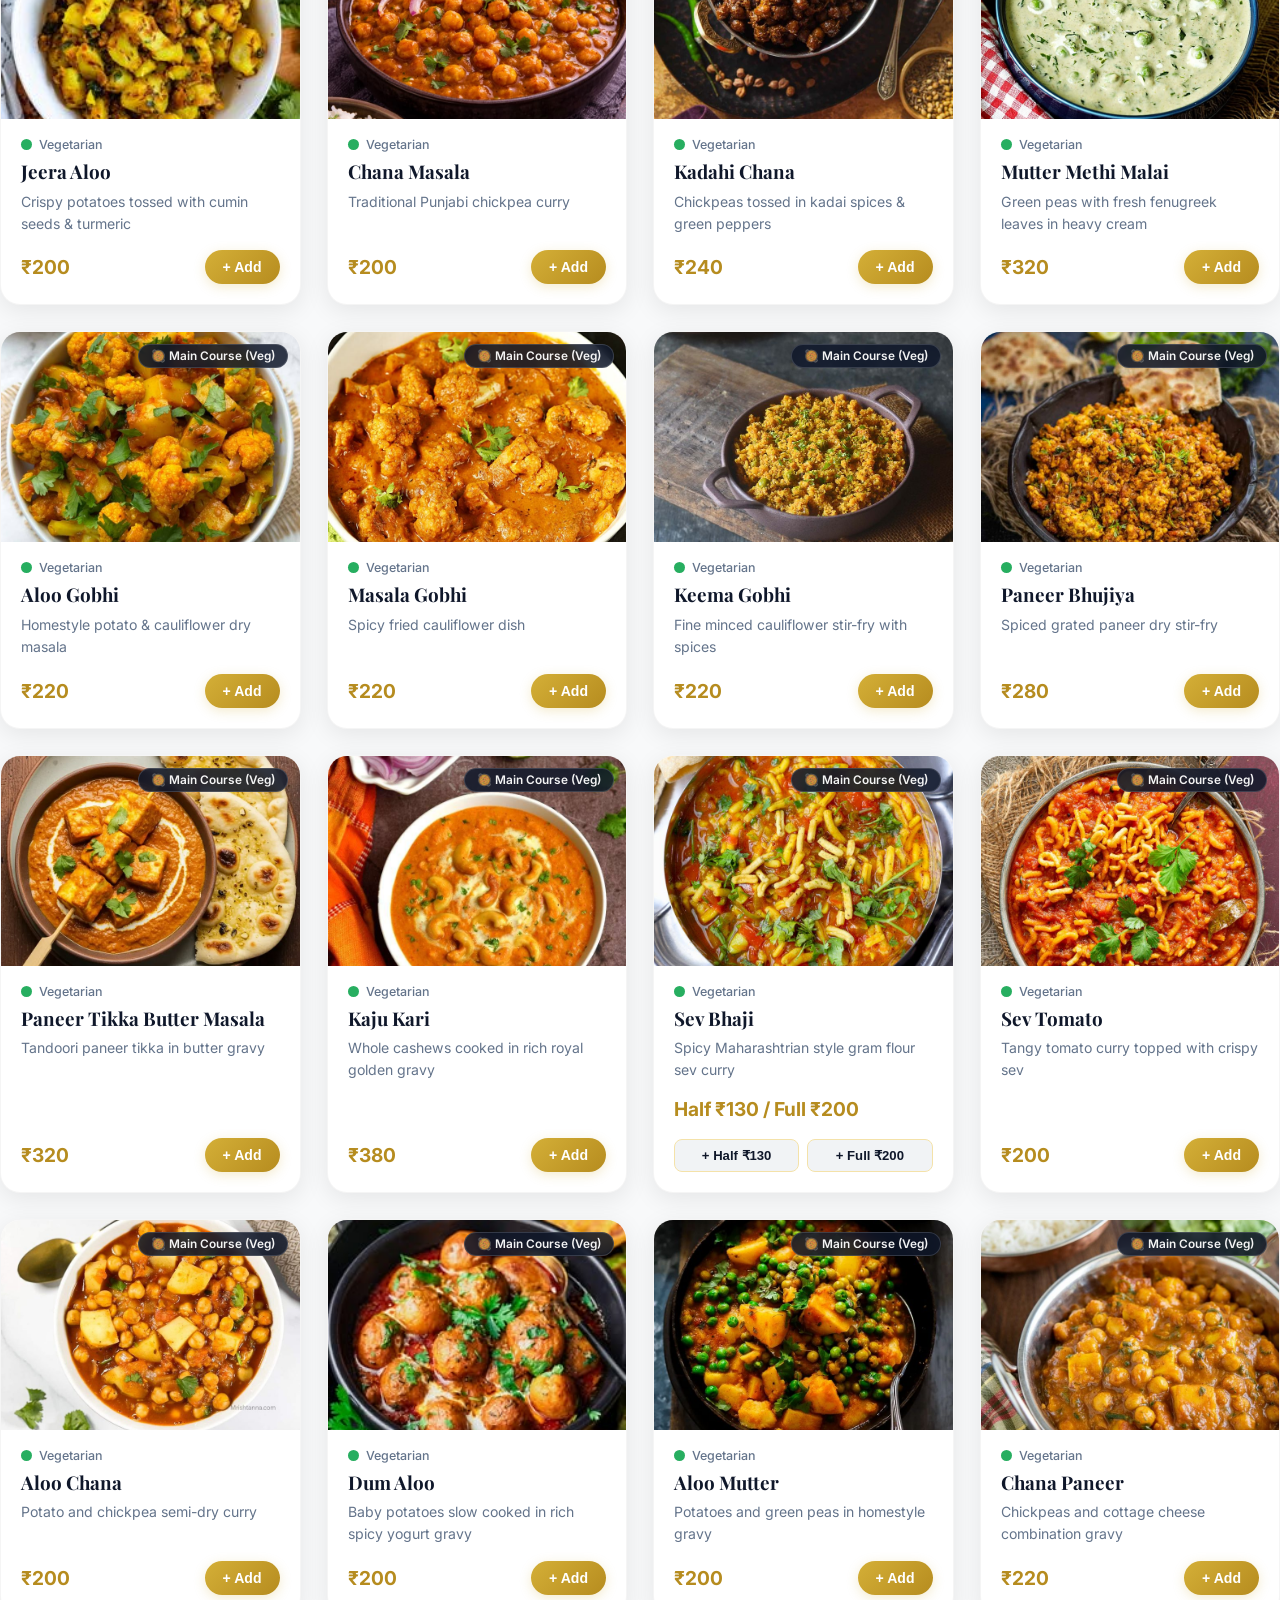
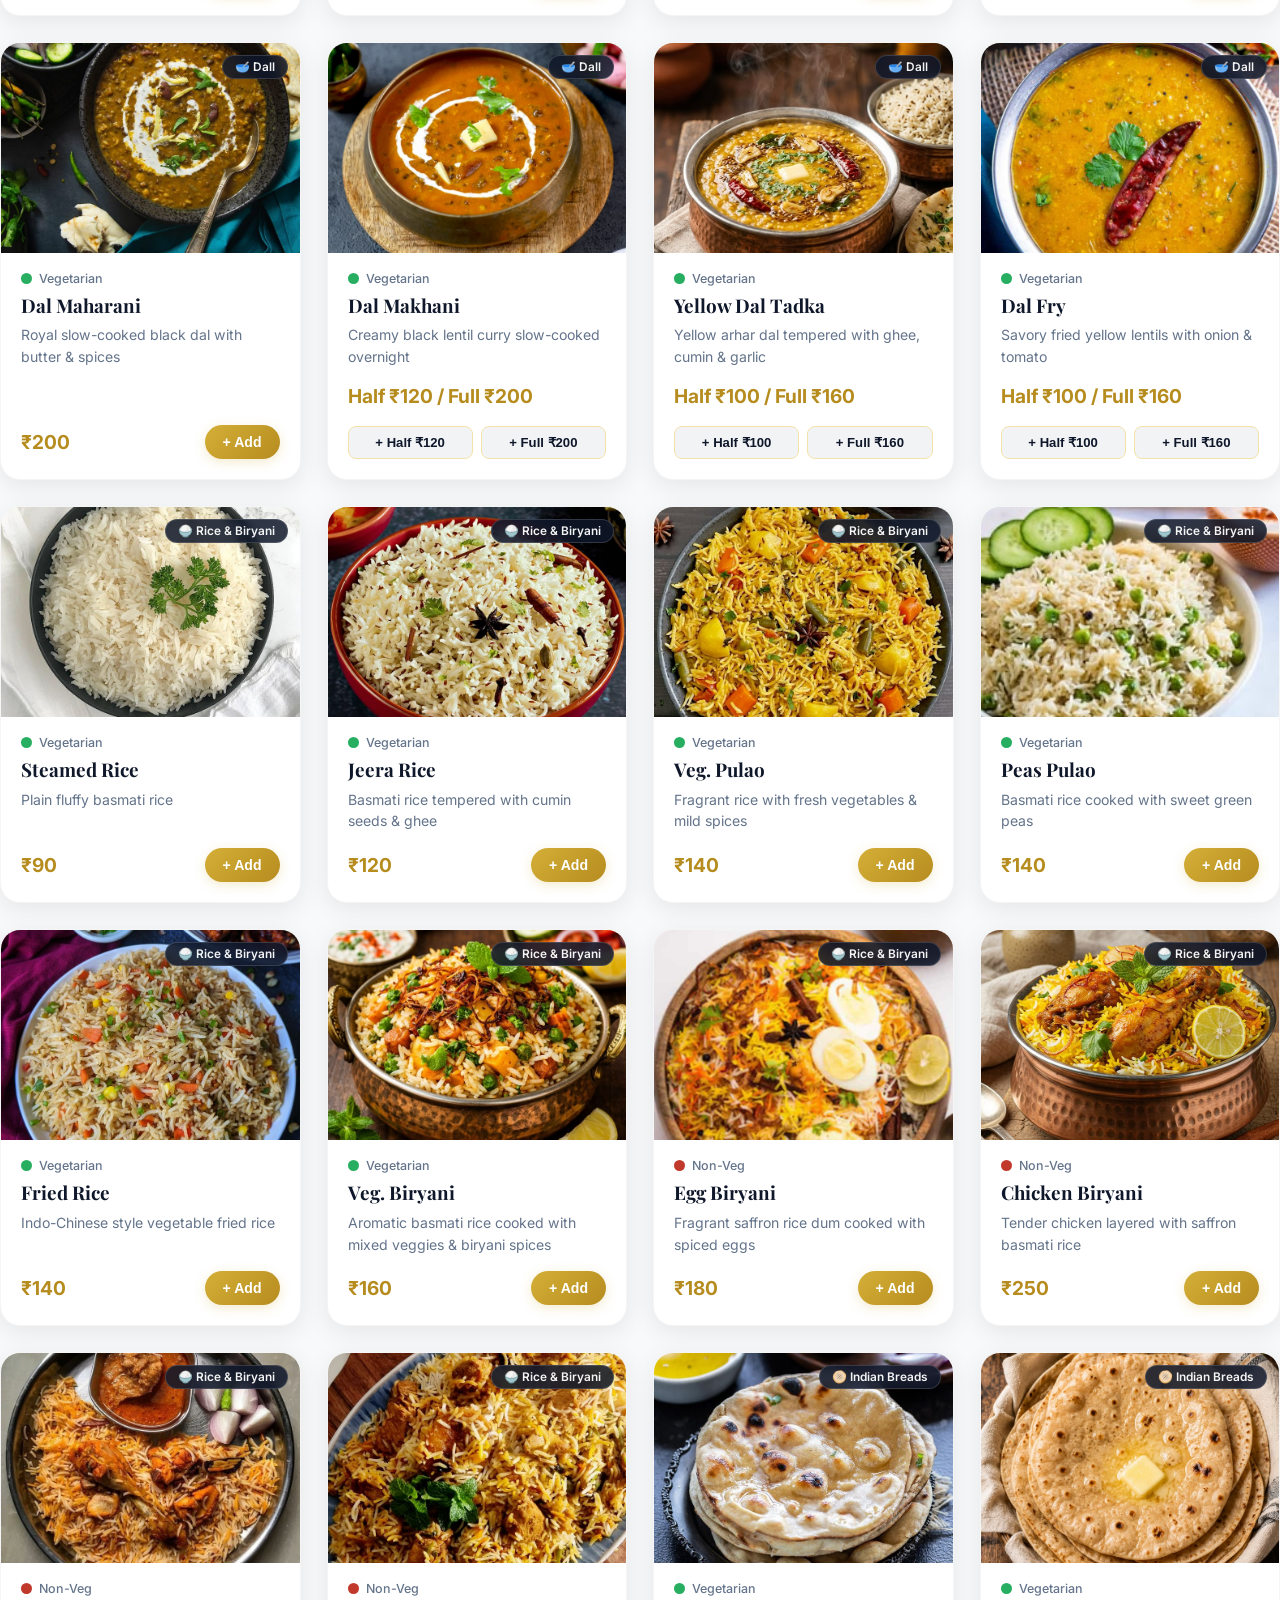
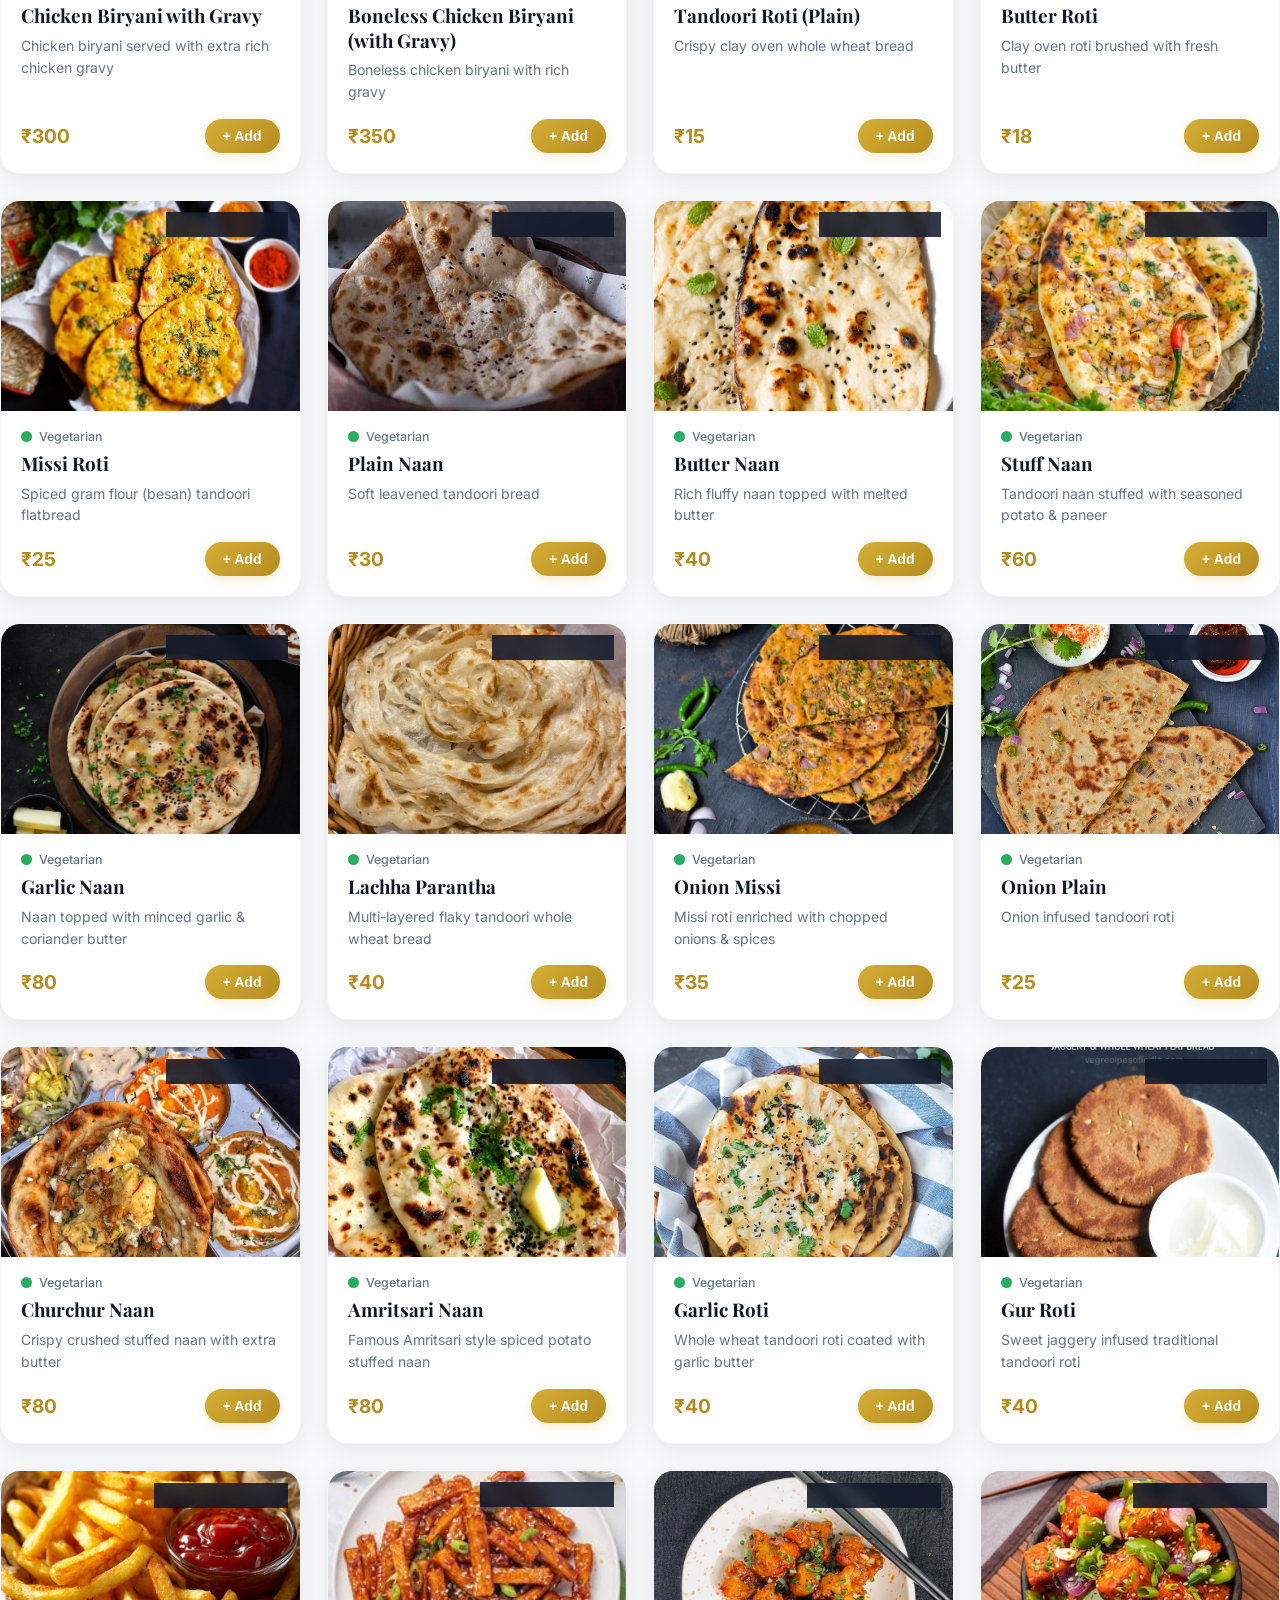
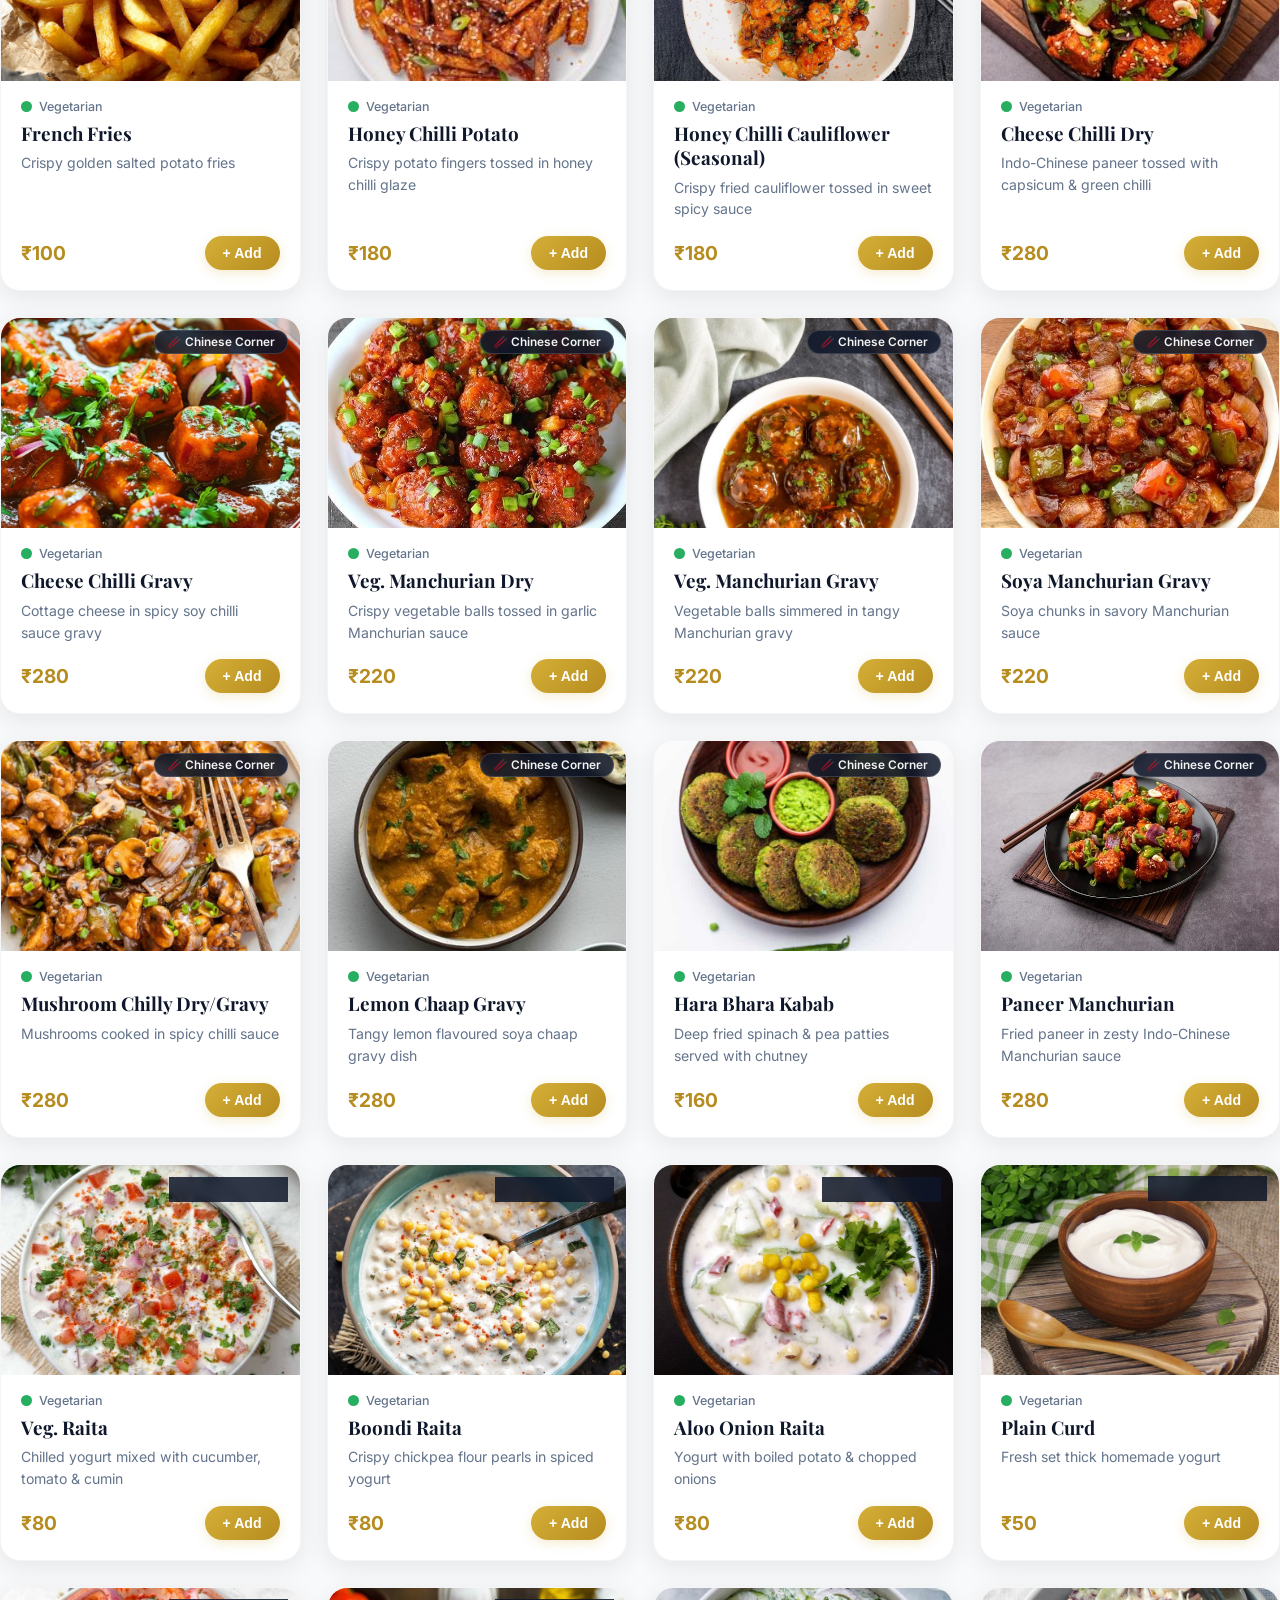
<file: menu.html>
<!DOCTYPE html>
<html lang="en">
<head>
  <meta charset="UTF-8"/>
  <meta name="viewport" content="width=device-width, initial-scale=1.0"/>
  <title>Online Food Delivery &amp; Restaurant Menu | Sahil Palace, Sangaria</title>
  <meta name="description" content="Order fresh veg &amp; non-veg food online in Sangaria from Sahil Palace Restaurant. Paneer Tikka, Butter Chicken, Biryani, Naan &amp; Chinese with fast 10km delivery."/>
  <meta name="keywords" content="food delivery Sangaria, restaurant in Sangaria, order food Sangaria, non-veg restaurant Sangaria, best biryani Sangaria, Sahil Palace menu"/>
  <meta name="robots" content="index, follow" />

  <meta property="og:type" content="website" />
  <meta property="og:title" content="Online Food Ordering – Sahil Palace Restaurant, Sangaria" />
  <meta property="og:description" content="Authentic multi-cuisine dining with fast local delivery across Sangaria. Order your favorite dishes now." />
  <meta property="og:image" content="images/food/Butter chicken.jpg" />

  <script type="application/ld+json">
  {
    "@context": "https://schema.org",
    "@type": "Restaurant",
    "name": "Sahil Palace Restaurant",
    "image": "images/food/Butter chicken.jpg",
    "telephone": "+918742026903",
    "servesCuisine": ["North Indian", "Tandoori", "Chinese", "Fast Food", "Vegetarian", "Non-Vegetarian"],
    "priceRange": "₹60 - ₹400",
    "address": {
      "@type": "PostalAddress",
      "addressLocality": "Sangaria",
      "addressRegion": "Rajasthan",
      "addressCountry": "IN"
    }
  }
  </script>

  <link rel="preconnect" href="https://fonts.googleapis.com"/>
  <link href="https://fonts.googleapis.com/css2?family=Playfair+Display:wght@600;700&family=Inter:wght@300;400;500;600&display=swap" rel="stylesheet"/>
  <link rel="stylesheet" href="menu.css"/>
</head>
<body>

<!-- ===== ANNOUNCEMENT BAR ===== -->
<div class="top-announcement-bar">
  <div class="announcement-inner">
    <span>✨ Welcome to our Palace — Sahil Palace &amp; Restaurant ✨</span>
  </div>
</div>

<!-- NAVBAR -->
<nav class="navbar" id="navbar">
  <div class="nav-container">
    <a class="nav-brand" href="index.html">
      <img src="images/sahil_palace_logo.png" alt="Sahil Palace Logo" class="brand-logo-img" />
      <div>
        <span class="brand-name">Sahil Palace</span>
        <span class="brand-sub">&amp; Restaurant</span>
      </div>
    </a>
    <ul class="nav-links" id="navLinks">
      <li><a href="index.html">Home</a></li>
      <li><a href="room.html">Rooms</a></li>
      <li><a href="menu.html" class="active">Menu</a></li>
      <li><a href="events.html">Events</a></li>
      <li><a href="index.html#contact">Contact</a></li>
      <li class="mobile-only-contact"><a href="tel:8742026903" style="color:var(--gold-light); font-weight:700;">📞 Call: 8742026903</a></li>
    </ul>
    <div class="nav-actions">
      <button class="nav-cart-btn" id="navCartBtn" onclick="toggleCartDrawer()">
        🛒 <span class="nav-cart-text">Cart</span>
        <span class="nav-cart-badge" id="navCartBadge">0</span>
      </button>
      <a href="tel:8742026903" class="nav-phone">📞 8742026903</a>
      <button class="hamburger" id="hamburger"><span></span><span></span><span></span></button>
    </div>
  </div>
</nav>

<!-- PAGE HEADER -->
<div class="menu-hero">
  <div class="menu-hero-bg">
    <img src="images/food/Butter chicken.jpg" alt="Butter Chicken" class="hero-bg-img img-1"/>
    <img src="images/food/Chicken Biryani.jpg" alt="Chicken Biryani" class="hero-bg-img img-2"/>
    <img src="images/food/Paneer Tikka butter Masala.jpg" alt="Paneer Tikka" class="hero-bg-img img-3"/>
    <img src="images/food/Garlic naan.jpg" alt="Garlic Naan" class="hero-bg-img img-4"/>
  </div>
  <div class="menu-hero-overlay"></div>
  <div class="menu-hero-content">
    <p class="hero-tag">🍽️ Sahil Palace Restaurant</p>
    
    <div class="hero-title-wrap">
      <img src="images/food/Butter chicken.jpg" alt="Butter Chicken" class="hero-dish-badge dish-left"/>
      <h1>Our Food Menu</h1>
      <img src="images/food/Paneer Tikka butter Masala.jpg" alt="Paneer Tikka" class="hero-dish-badge dish-right"/>
    </div>
    
    <p class="hero-subtext">Authentic Indian cuisine — fresh, flavorful &amp; made with love</p>

    <!-- Dish Showcase Strip -->
    <div class="hero-dish-strip">
      <div class="hds-item">
        <img src="images/food/Chicken Biryani.jpg" alt="Chicken Biryani"/>
        <span>Chicken Biryani</span>
      </div>
      <div class="hds-item">
        <img src="images/food/Butter chicken.jpg" alt="Butter Chicken"/>
        <span>Butter Chicken</span>
      </div>
      <div class="hds-item">
        <img src="images/food/Paneer Tikka butter Masala.jpg" alt="Paneer Tikka"/>
        <span>Paneer Tikka</span>
      </div>
      <div class="hds-item">
        <img src="images/food/Dal Makhani.jpg" alt="Dal Makhani"/>
        <span>Dal Makhani</span>
      </div>
      <div class="hds-item">
        <img src="images/food/Garlic naan.jpg" alt="Garlic Naan"/>
        <span>Garlic Naan</span>
      </div>
      <div class="hds-item">
        <img src="images/food/Cold coffee.jpg" alt="Cold Coffee"/>
        <span>Drinks &amp; Shakes</span>
      </div>
    </div>

    <div class="hero-badges">
      <span>🌅 Breakfast</span>
      <span>☀️ Lunch</span>
      <span>🌙 Dinner</span>
      <span>🟢 Veg</span>
      <span>🔴 Non-Veg</span>
    </div>
  </div>
</div>

<!-- PDF DOWNLOAD LINKS -->
<div class="pdf-bar">
  <div class="pdf-bar-inner">
    <span>📄 Full Printed Menu:</span>
    <a href="https://drive.google.com/file/d/1klvx3Zv3SEVPHMmvkMwGuQZwAsB7maed/view?usp=drivesdk" target="_blank" class="pdf-btn veg">🥦 Veg Menu PDF</a>
    <a href="https://drive.google.com/file/d/1rh7tFKR6nFJ3XrHRHrGHIPUbTESS4Etf/view?usp=drivesdk" target="_blank" class="pdf-btn nonveg">🍗 Non-Veg Menu PDF</a>
  </div>
</div>

<!-- MENU CONTENT -->
<main class="menu-main">

  <!-- TOP HORIZONTAL FILTERS BAR -->
  <div class="horizontal-filter-section">

    <!-- FOOD TYPE & SEARCH ROW -->
    <div class="horiz-type-bar">
      <div class="horiz-type-group">
        <span class="horiz-label">🟢 Food Type:</span>
        <div class="horiz-type-list">
          <button class="type-btn active" data-type="all">All</button>
          <button class="type-btn" data-type="veg">🟢 Veg Only</button>
          <button class="type-btn" data-type="nonveg">🔴 Non-Veg Only</button>
        </div>
      </div>

      <!-- Search Input -->
      <div class="search-bar-inline">
        <input type="text" id="menuSearch" placeholder="🔍 Search dishes..." oninput="renderMenu()"/>
      </div>
    </div>

    <!-- CATEGORIES HORIZONTAL SCROLL STRIP -->
    <div class="horiz-cat-bar">
      <span class="horiz-label">🍴 Categories:</span>
      <div class="horiz-cat-scroll">
        <button class="filter-btn active" data-cat="all">🍴 All Items</button>
        <button class="filter-btn" data-cat="breakfast">🌅 Breakfast</button>
        <button class="filter-btn" data-cat="maggi">🍝 Maggi &amp; Pasta</button>
        <button class="filter-btn" data-cat="snacks">🧅 Country Snacks</button>
        <button class="filter-btn" data-cat="tandoori">🔥 Tandoori Snacks</button>
        <button class="filter-btn" data-cat="mainveg">🥘 Main Course (Veg)</button>
        <button class="filter-btn" data-cat="dal">🥣 Dall</button>
        <button class="filter-btn" data-cat="rice">🍚 Rice &amp; Biryani</button>
        <button class="filter-btn" data-cat="bread">🫓 Indian Breads</button>
        <button class="filter-btn" data-cat="chinese">🥢 Chinese Specials</button>
        <button class="filter-btn" data-cat="raita">🥗 Raita &amp; Salad</button>
        <button class="filter-btn" data-cat="beverages">🥤 Drinks &amp; Shakes</button>
        <button class="filter-btn" data-cat="soups">🥣 Soups</button>
        <button class="filter-btn" data-cat="nonveg">🍗 Non-Veg Corner</button>
      </div>
    </div>

  </div>

  <!-- Results count -->
  <div class="results-bar">
    <span id="resultsCount">Showing all items</span>
    <span class="tag-veg-info">🟢 = Veg &nbsp; 🔴 = Non-Veg</span>
  </div>

  <!-- Grid -->
  <div class="menu-grid" id="menuGrid"></div>

</main>

<!-- CART DRAWER (SLIDE OVER) -->
<div class="cart-drawer-overlay" id="cartDrawerOverlay" onclick="closeCartDrawer()"></div>
<div class="cart-drawer" id="cartDrawer">
  <div class="cart-drawer-header">
    <div class="cart-dh-title">
      <span class="cdh-icon">🛒</span>
      <div>
        <h3>Your Food Cart</h3>
        <small id="cartDrawerSub">Selected items</small>
      </div>
    </div>
    <button class="cart-drawer-close" onclick="closeCartDrawer()">✕</button>
  </div>

  <div class="cart-drawer-body">
    <div class="cart-empty" id="cartEmpty">
      <div class="ce-icon">🍽️</div>
      <h4>Your cart is empty</h4>
      <p>Add delicious dishes from our menu to place your order.</p>
    </div>
    <div class="cart-items-list" id="cartItemsList" style="display:none"></div>
  </div>

  <div class="cart-drawer-footer" id="cartFooter" style="display:none">
    <div class="cart-total-row">
      <span>Total Amount</span>
      <strong id="cartTotal">₹0</strong>
    </div>
    <button class="btn-checkout" onclick="checkout()">📞 Place Order Now</button>
    <button class="btn-clear" onclick="clearCart()">🗑️ Clear Cart</button>
  </div>
</div>

<!-- CHECKOUT MODAL -->
<div class="checkout-overlay" id="checkoutModal">
  <div class="checkout-modal">
    <button class="modal-close-btn" onclick="closeCheckout()">✕</button>
    <div class="checkout-header">
      <h2>🛒 Complete Your Order</h2>
      <p>Fill in your details and we'll confirm your order</p>
    </div>

    <!-- ORDER SUMMARY inside modal -->
    <div class="checkout-summary" id="modalSummary"></div>

    <form id="checkoutForm" onsubmit="placeOrder(event)">
      <!-- Step 1: Customer Details & Address -->
      <div id="foodCheckoutStep1" class="checkout-fields">
        <h3 style="font-family:'Playfair Display', serif; margin-bottom: 16px; font-size: 1.25rem;">👤 Delivery Details</h3>
        <div class="cf-row">
          <div class="cf-group">
            <label>Your Name *</label>
            <input type="text" id="cfName" placeholder="Full Name" required/>
          </div>
          <div class="cf-group">
            <label>Phone Number *</label>
            <input type="tel" id="cfPhone" placeholder="10-digit number" required/>
          </div>
        </div>
        <div class="cf-group">
          <label>📍 Delivery Location Area (Sangaria &amp; Max 10km) *</label>
          <select id="cfArea" required style="width:100%;padding:10px 12px;border:1.5px solid #e0d4c0;border-radius:8px;font-size:0.92rem;background:#fdfdfd;margin-bottom:12px;">
            <option value="">-- Select Delivery Location Area --</option>
            <option value="Sangaria City (0-3 km)">Sangaria City / Main Market (0–3 km) — Free Delivery</option>
            <option value="Sangaria Bypass / Station (3-5 km)">Sangaria Bypass / Railway Station (3–5 km)</option>
            <option value="Sangaria Nearby Villages (5-10 km)">Nearby Area / Outer Sangaria Villages (5–10 km)</option>
            <option value="out_of_range">Beyond 10 km (Out of Delivery Radius)</option>
          </select>
        </div>
        <div class="cf-group">
          <label>Full Delivery Address / Room No. *</label>
          <textarea id="cfAddress" rows="2" placeholder="House/Room No., Street, Landmark in Sangaria..." required></textarea>
        </div>
        <button type="button" class="btn-place-order" onclick="nextFoodStep(2)">Next: Payment &amp; Review ➔</button>
        <p class="order-note" style="margin-top: 10px;">📞 Need help? Call <a href="tel:8742026903">8742026903</a></p>
      </div>

      <!-- Step 2: Payment & Confirm -->
      <div id="foodCheckoutStep2" class="checkout-fields" style="display:none">
        <h3 style="font-family:'Playfair Display', serif; margin-bottom: 12px; font-size: 1.25rem;">💳 Payment &amp; Review</h3>
        
        <div class="checkout-summary" id="modalSummary" style="margin-bottom: 12px; border-radius: 8px; border: 1px solid #e8ddd0; padding: 12px 16px; background: var(--cream); max-height: 160px; overflow-y: auto;"></div>

        <div class="cf-group">
          <label>Payment Method *</label>
          <div class="pay-method-grid" style="display: grid; grid-template-columns: 1fr 1fr; gap: 10px; margin-top: 6px; margin-bottom: 12px;">
            <label class="pay-opt selected" data-pm="upi" style="border: 2px solid var(--gold); border-radius: var(--radius); padding: 10px; cursor: pointer; text-align: center; display: flex; flex-direction: column; align-items: center; gap: 4px; font-size: .8rem; background: rgba(201,168,76,.08); color: var(--dark); font-weight: 600;">
              <input type="radio" name="payMethod" value="upi" checked style="display: none;"/>
              <span class="pay-opt-icon" style="font-size: 1.5rem;">📱</span>
              <span>UPI / GPay</span>
            </label>
            <label class="pay-opt" data-pm="card" style="border: 2px solid #e0d4c0; border-radius: var(--radius); padding: 10px; cursor: pointer; text-align: center; display: flex; flex-direction: column; align-items: center; gap: 4px; font-size: .8rem; color: var(--text-light);">
              <input type="radio" name="payMethod" value="card" style="display: none;"/>
              <span class="pay-opt-icon" style="font-size: 1.5rem;">💳</span>
              <span>Card Pay</span>
            </label>
          </div>
        </div>

        <!-- UPI Details (shown only when UPI selected) -->
        <div class="upi-info" id="upiInfo" style="margin-top: 4px; margin-bottom: 16px;">
          <div class="upi-box" style="background: var(--cream); border-radius: var(--radius); padding: 16px; border: 1.5px dashed var(--gold); text-align: center;">
            <p style="font-size: .88rem; margin-bottom: 10px; display: flex; align-items: center; justify-content: center; gap: 10px; flex-wrap: wrap; font-weight: 600;">
              <span>UPI ID:</span> <strong id="upiIdText">9414949982@sbi</strong>
              <button type="button" class="btn-copy-upi" onclick="copyUPI()">📋 Copy</button>
            </p>
            <p class="upi-hint" style="font-size: 0.8rem; color: #666; margin: 4px 0;">Scan QR or tap to open in UPI app:</p>
            <img id="upiQR" src="images/payment_upi_qr.jpg" alt="UPI QR" class="upi-qr-img" style="width: 130px; height: 130px; display: block; margin: 8px auto; border-radius: 8px; border: 2px solid var(--gold-light);"/>
            <a id="upiPayLink" href="#" class="btn-upi-pay" target="_blank" style="display: block; text-align: center; background: #27ae60; color: white; padding: 10px; border-radius: 8px; font-size: .88rem; font-weight: 600; text-decoration: none; margin-top: 8px;">📲 Pay via UPI App</a>
            
            <div class="utr-box" style="margin-top: 10px; text-align: left;">
              <label style="font-size: 0.78rem; font-weight: 600; color: #444; display: block; margin-bottom: 4px;">12-Digit UPI Transaction / UTR No. (after payment) *</label>
              <input type="text" id="foodUtrNo" placeholder="e.g. 423456789012" style="width: 100%; padding: 10px 12px; border: 1.5px solid #ddd; border-radius: 8px; font-size: 0.9rem;" maxlength="16"/>
            </div>
          </div>
        </div>

        <div class="checkout-total-bar" style="display: flex; flex-direction: column; gap: 4px; padding: 12px 18px; margin-bottom: 16px; border: 1.5px solid var(--gold-light); border-radius: var(--radius); background: var(--cream);">
          <div style="display: flex; justify-content: space-between; font-size: .85rem; color: var(--text-light); width: 100%;">
            <span>Items Subtotal:</span>
            <span id="foodSubtotalVal">₹0</span>
          </div>
          <div style="display: flex; justify-content: space-between; font-size: .85rem; color: var(--text-light); width: 100%;">
            <span>GST (5%):</span>
            <span id="foodGstVal">₹0</span>
          </div>
          <div style="display: flex; justify-content: space-between; align-items: center; border-top: 1.5px solid #f0e9d6; padding-top: 6px; margin-top: 4px; font-weight: 700; font-size: 1.2rem; color: var(--gold-dark); width: 100%;">
            <span>Grand Total:</span>
            <strong id="modalTotal">₹0</strong>
          </div>
        </div>

        <div style="display: flex; gap: 10px; margin-top: 16px;">
          <button type="button" class="btn-place-order" onclick="nextFoodStep(1)" style="background: #f5f5f5; color: #333; border: 1px solid #ddd; flex: 1; padding: 12px 10px; margin-bottom: 0;">← Back</button>
          <button type="submit" class="btn-place-order" id="placeOrderBtn" style="flex: 2; padding: 12px 10px; margin-bottom: 0;">✅ Place Order</button>
        </div>
        <p class="order-note" style="margin-top: 10px;">📞 Need help? Call <a href="tel:8742026903">8742026903</a></p>
      </div>
    </form>
  </div>
</div>

<!-- ORDER SUCCESS MODAL -->
<div class="success-overlay" id="successModal">
  <div class="success-modal">
    <div class="success-icon">🎉</div>
    <h2>Order Placed!</h2>
    <p id="successMsg">Your order has been received. We'll prepare it shortly!</p>
    <div class="success-order-id" id="successOrderId"></div>
    <button class="btn-success-close" onclick="closeSuccess()">Continue Ordering</button>
  </div>
</div>

<!-- TOAST -->
<div id="menuToast"></div>


<!-- WhatsApp Float -->
<a href="https://wa.me/918742026903?text=Hi%2C%20I%20want%20to%20order%20food%20from%20Sahil%20Palace%20Restaurant." target="_blank" class="whatsapp-float" aria-label="Order on WhatsApp">
  <svg viewBox="0 0 32 32" width="32" height="32" fill="#fff"><path d="M16.004 0h-.008C7.174 0 0 7.176 0 16.004c0 3.5 1.129 6.742 3.047 9.379l-1.994 5.946 6.146-1.97A15.906 15.906 0 0016.004 32C24.826 32 32 24.826 32 16.004 32 7.176 24.826 0 16.004 0zm9.31 22.602c-.39 1.1-1.932 2.014-3.164 2.281-.844.18-1.945.324-5.656-1.215-4.75-1.969-7.805-6.793-8.04-7.109-.226-.316-1.898-2.527-1.898-4.82 0-2.293 1.2-3.422 1.625-3.89.39-.43.93-.607 1.242-.607.15 0 .285.008.406.014.39.016.586.039.844.652.32.766 1.1 2.68 1.195 2.875.098.195.195.45.07.703-.117.258-.22.418-.414.645-.195.226-.41.504-.586.676-.195.195-.398.406-.172.797.227.39 1.008 1.664 2.164 2.695 1.488 1.328 2.742 1.742 3.133 1.937.39.196.617.164.844-.098.234-.27.992-1.152 1.258-1.55.258-.398.523-.328.879-.196.36.125 2.273 1.07 2.664 1.266.39.195.648.293.746.453.094.164.094.934-.297 2.035z"/></svg>
</a>

<script src="config.js"></script>
<script src="menu.js"></script>
</body>
</html>
</file>
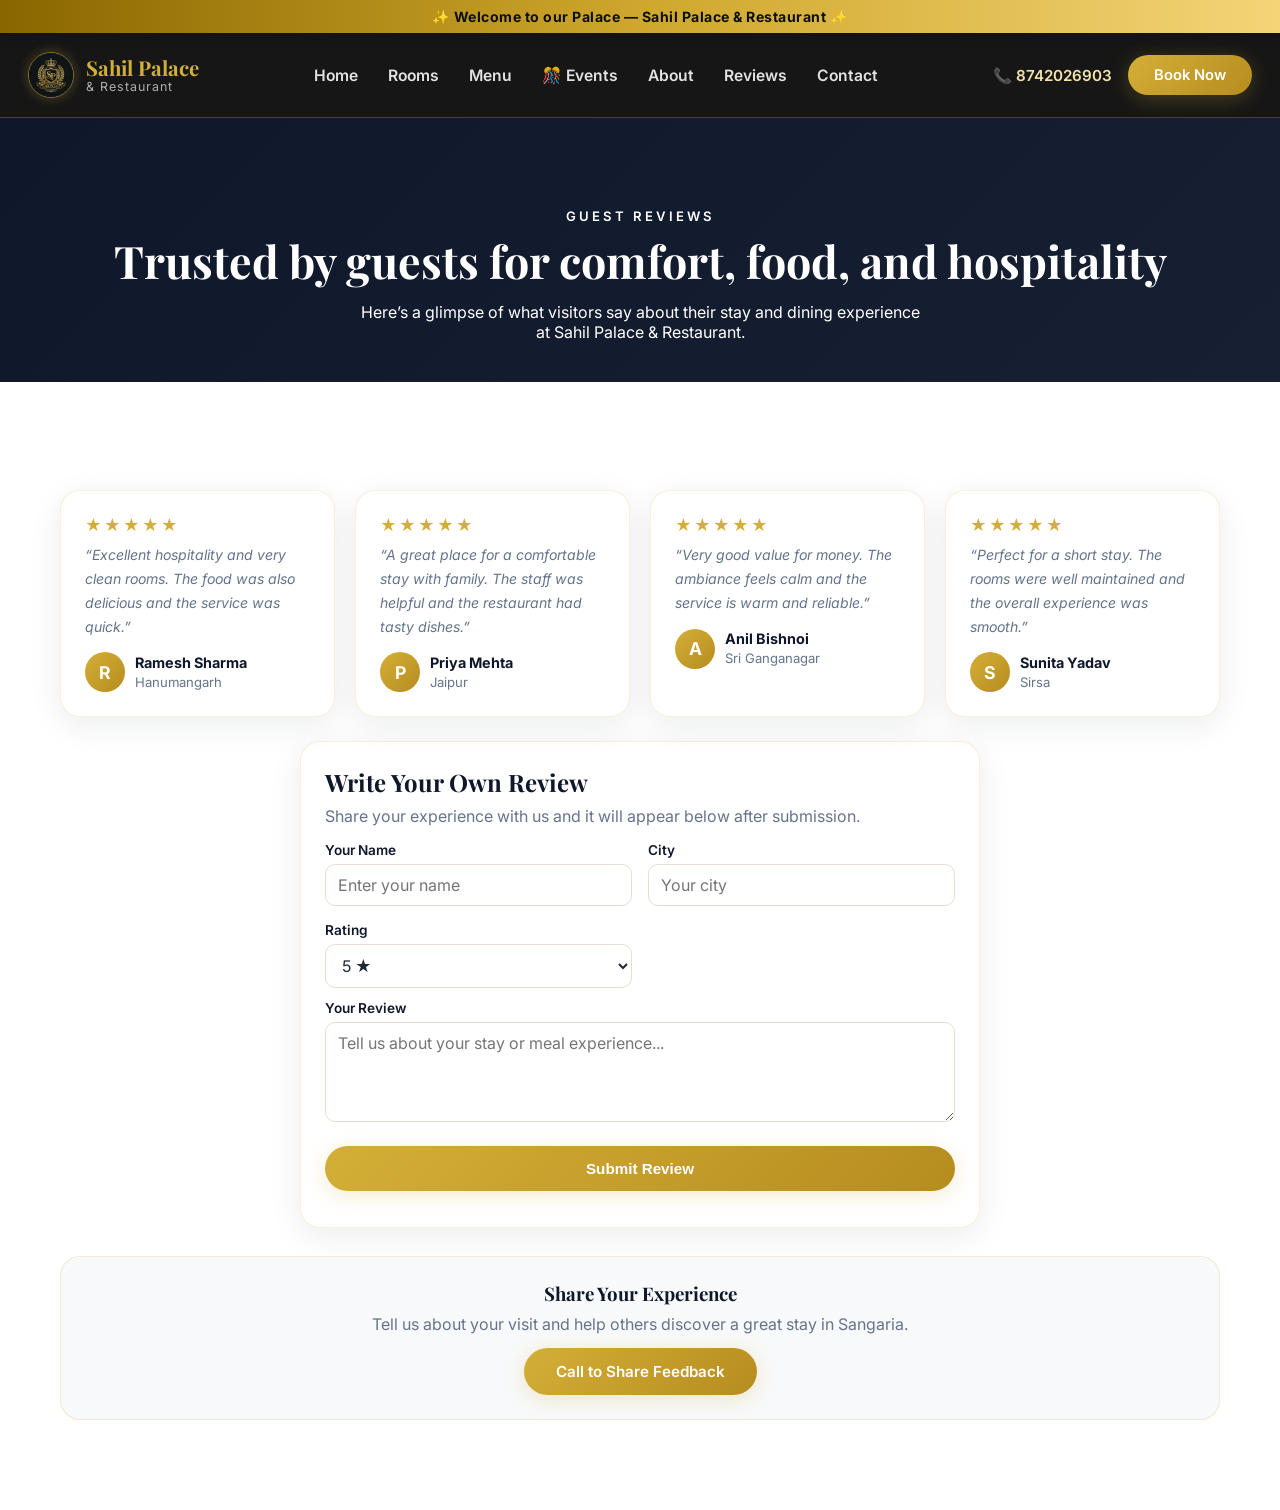
<file: reviews.html>
<!DOCTYPE html>
<html lang="en">
<head>
  <meta charset="UTF-8" />
  <meta name="viewport" content="width=device-width, initial-scale=1.0" />
  <title>Reviews | Sahil Palace & Restaurant</title>
  <meta name="description" content="Read guest reviews and experiences from visitors at Sahil Palace & Restaurant in Sangaria." />
  <link rel="preconnect" href="https://fonts.googleapis.com" />
  <link rel="preconnect" href="https://fonts.gstatic.com" crossorigin />
  <link href="https://fonts.googleapis.com/css2?family=Playfair+Display:ital,wght@0,400;0,600;0,700;1,400&family=Inter:wght@300;400;500;600&display=swap" rel="stylesheet" />
  <link rel="stylesheet" href="style.css" />
  <style>
    .page-hero { padding: 90px 0 40px; background: linear-gradient(135deg, var(--dark) 0%, #172033 100%); color: var(--white); }
    .page-hero .section-title, .page-hero .section-desc, .page-hero .section-label { color: var(--white); }
    .review-grid { display: grid; grid-template-columns: repeat(auto-fit, minmax(260px, 1fr)); gap: 20px; margin-top: 18px; }
    .review-card { background: var(--white); border: 1px solid rgba(212,175,55,.18); border-radius: var(--radius-lg); padding: 24px; box-shadow: var(--shadow); }
    .review-card .stars { color: var(--gold); letter-spacing: 2px; font-size: 1rem; margin-bottom: 8px; }
    .review-card p { color: var(--text-light); line-height: 1.7; margin-bottom: 14px; }
    .reviewer { display: flex; align-items: center; gap: 10px; }
    .reviewer-avatar { width: 40px; height: 40px; border-radius: 50%; background: linear-gradient(135deg, var(--gold), var(--gold-dark)); color: var(--white); display: flex; align-items: center; justify-content: center; font-weight: 700; }
    .reviewer strong { display: block; color: var(--dark); }
    .reviewer span { color: var(--text-light); font-size: .82rem; }
    .cta-box { margin-top: 28px; background: var(--cream); border: 1px solid rgba(212,175,55,.2); border-radius: var(--radius-lg); padding: 24px; text-align: center; }
    .review-form-card { background: var(--white); border: 1px solid rgba(212,175,55,.18); border-radius: var(--radius-lg); padding: 24px; box-shadow: var(--shadow); margin-top: 24px; }
    .review-form-grid { display: grid; grid-template-columns: repeat(auto-fit, minmax(220px, 1fr)); gap: 16px; margin-top: 16px; }
    .review-form-group { display: flex; flex-direction: column; gap: 6px; }
    .review-form-group label { font-size: .85rem; font-weight: 600; color: var(--dark); }
    .review-form-group input, .review-form-group textarea, .review-form-group select { border: 1px solid #e6dfcf; border-radius: 10px; padding: 10px 12px; font: inherit; color: var(--text); background: var(--white); }
    .review-form-group textarea { min-height: 100px; resize: vertical; }
    .review-form-actions { margin-top: 16px; display: flex; flex-wrap: wrap; gap: 12px; align-items: center; }
    .success-msg { color: #15803d; font-size: .9rem; font-weight: 600; }
  </style>
</head>
<body>
<!-- ===== ANNOUNCEMENT BAR ===== -->
<div class="top-announcement-bar">
  <div class="announcement-inner">
    <span>✨ Welcome to our Palace — Sahil Palace &amp; Restaurant ✨</span>
  </div>
</div>
<nav id="navbar" class="navbar">
  <div class="nav-container">
    <a href="index.html" class="nav-logo">
      <img src="images/sahil_palace_logo.png" alt="Sahil Palace Logo" class="brand-logo-img" />
      <div>
        <span class="logo-name">Sahil Palace</span>
        <span class="logo-sub">&amp; Restaurant</span>
      </div>
    </a>
    <ul class="nav-links" id="navLinks">
      <li><a href="index.html">Home</a></li>
      <li><a href="room.html">Rooms</a></li>
      <li><a href="menu.html">Menu</a></li>
      <li><a href="events.html">🎊 Events</a></li>
      <li><a href="about.html">About</a></li>
      <li><a href="reviews.html" class="active">Reviews</a></li>
      <li><a href="index.html#contact">Contact</a></li>
      <li class="mobile-only-contact"><a href="tel:8742026903" style="color:var(--gold-light); font-weight:700;">📞 Call: 8742026903</a></li>
    </ul>
    <div class="nav-actions">
      <a href="tel:8742026903" class="nav-phone">📞 8742026903</a>
      <a href="room.html" class="btn-nav">Book Now</a>
    </div>
    <button class="hamburger" id="hamburger" aria-label="Toggle menu">
      <span></span><span></span><span></span>
    </button>
  </div>
</nav>

<main>
  <section class="page-hero">
    <div class="container" style="text-align:center">
      <p class="section-label">Guest Reviews</p>
      <h1 class="section-title">Trusted by guests for comfort, food, and hospitality</h1>
      <p class="section-desc">Here’s a glimpse of what visitors say about their stay and dining experience at Sahil Palace & Restaurant.</p>
    </div>
  </section>

  <section class="section">
    <div class="container">
      <div class="review-grid">
        <div class="review-card">
          <div class="stars">★★★★★</div>
          <p>“Excellent hospitality and very clean rooms. The food was also delicious and the service was quick.”</p>
          <div class="reviewer">
            <div class="reviewer-avatar">R</div>
            <div><strong>Ramesh Sharma</strong><span>Hanumangarh</span></div>
          </div>
        </div>
        <div class="review-card">
          <div class="stars">★★★★★</div>
          <p>“A great place for a comfortable stay with family. The staff was helpful and the restaurant had tasty dishes.”</p>
          <div class="reviewer">
            <div class="reviewer-avatar">P</div>
            <div><strong>Priya Mehta</strong><span>Jaipur</span></div>
          </div>
        </div>
        <div class="review-card">
          <div class="stars">★★★★★</div>
          <p>“Very good value for money. The ambiance feels calm and the service is warm and reliable.”</p>
          <div class="reviewer">
            <div class="reviewer-avatar">A</div>
            <div><strong>Anil Bishnoi</strong><span>Sri Ganganagar</span></div>
          </div>
        </div>
        <div class="review-card">
          <div class="stars">★★★★★</div>
          <p>“Perfect for a short stay. The rooms were well maintained and the overall experience was smooth.”</p>
          <div class="reviewer">
            <div class="reviewer-avatar">S</div>
            <div><strong>Sunita Yadav</strong><span>Sirsa</span></div>
          </div>
        </div>
      </div>

      <div class="review-form-card">
        <h3 style="font-family:'Playfair Display',serif;color:var(--dark);margin-bottom:8px">Write Your Own Review</h3>
        <p style="color:var(--text-light);margin-bottom:8px">Share your experience with us and it will appear below after submission.</p>
        <form id="customReviewForm">
          <div class="review-form-grid">
            <div class="review-form-group">
              <label for="reviewName">Your Name</label>
              <input id="reviewName" name="name" type="text" placeholder="Enter your name" required />
            </div>
            <div class="review-form-group">
              <label for="reviewCity">City</label>
              <input id="reviewCity" name="city" type="text" placeholder="Your city" required />
            </div>
            <div class="review-form-group">
              <label for="reviewRating">Rating</label>
              <select id="reviewRating" name="rating" required>
                <option value="5">5 ★</option>
                <option value="4">4 ★</option>
                <option value="3">3 ★</option>
                <option value="2">2 ★</option>
                <option value="1">1 ★</option>
              </select>
            </div>
          </div>
          <div class="review-form-group" style="margin-top: 12px;">
            <label for="reviewMessage">Your Review</label>
            <textarea id="reviewMessage" name="message" placeholder="Tell us about your stay or meal experience..." required></textarea>
          </div>
          <div class="review-form-actions">
            <button type="submit" class="btn-primary">Submit Review</button>
            <span class="success-msg" id="reviewSuccess"></span>
          </div>
        </form>
      </div>

      <div class="cta-box">
        <h3 style="font-family:'Playfair Display',serif;color:var(--dark);margin-bottom:8px">Share Your Experience</h3>
        <p style="color:var(--text-light);margin-bottom:14px">Tell us about your visit and help others discover a great stay in Sangaria.</p>
        <a href="tel:8742026903" class="btn-primary">Call to Share Feedback</a>
      </div>
    </div>
  </section>
</main>
<script>
  const reviewForm = document.getElementById('customReviewForm');
  const reviewGrid = document.querySelector('.review-grid');
  const successMsg = document.getElementById('reviewSuccess');
  const storageKey = 'sahil-palace-custom-reviews';

  function renderSavedReviews() {
    const saved = JSON.parse(localStorage.getItem(storageKey) || '[]');
    saved.forEach((item) => {
      const card = document.createElement('div');
      card.className = 'review-card';
      card.innerHTML = `
        <div class="stars">${'★'.repeat(item.rating)}${'☆'.repeat(5 - item.rating)}</div>
        <p>“${item.message}”</p>
        <div class="reviewer">
          <div class="reviewer-avatar">${(item.name || 'G').charAt(0).toUpperCase()}</div>
          <div><strong>${item.name}</strong><span>${item.city}</span></div>
        </div>
      `;
      reviewGrid.appendChild(card);
    });
  }

  reviewForm.addEventListener('submit', function (event) {
    event.preventDefault();
    const formData = new FormData(reviewForm);
    const review = {
      name: formData.get('name').toString().trim(),
      city: formData.get('city').toString().trim(),
      rating: Number(formData.get('rating')),
      message: formData.get('message').toString().trim()
    };

    if (!review.name || !review.city || !review.message) return;

    const saved = JSON.parse(localStorage.getItem(storageKey) || '[]');
    saved.unshift(review);
    localStorage.setItem(storageKey, JSON.stringify(saved));

    const card = document.createElement('div');
    card.className = 'review-card';
    card.innerHTML = `
      <div class="stars">${'★'.repeat(review.rating)}${'☆'.repeat(5 - review.rating)}</div>
      <p>“${review.message}”</p>
      <div class="reviewer">
        <div class="reviewer-avatar">${review.name.charAt(0).toUpperCase()}</div>
        <div><strong>${review.name}</strong><span>${review.city}</span></div>
      </div>
    `;
    reviewGrid.insertBefore(card, reviewGrid.firstChild);
    reviewForm.reset();
    successMsg.textContent = 'Your review has been added successfully.';
    setTimeout(() => { successMsg.textContent = ''; }, 3000);
  });

  renderSavedReviews();
</script>
</body>
</html>
</file>
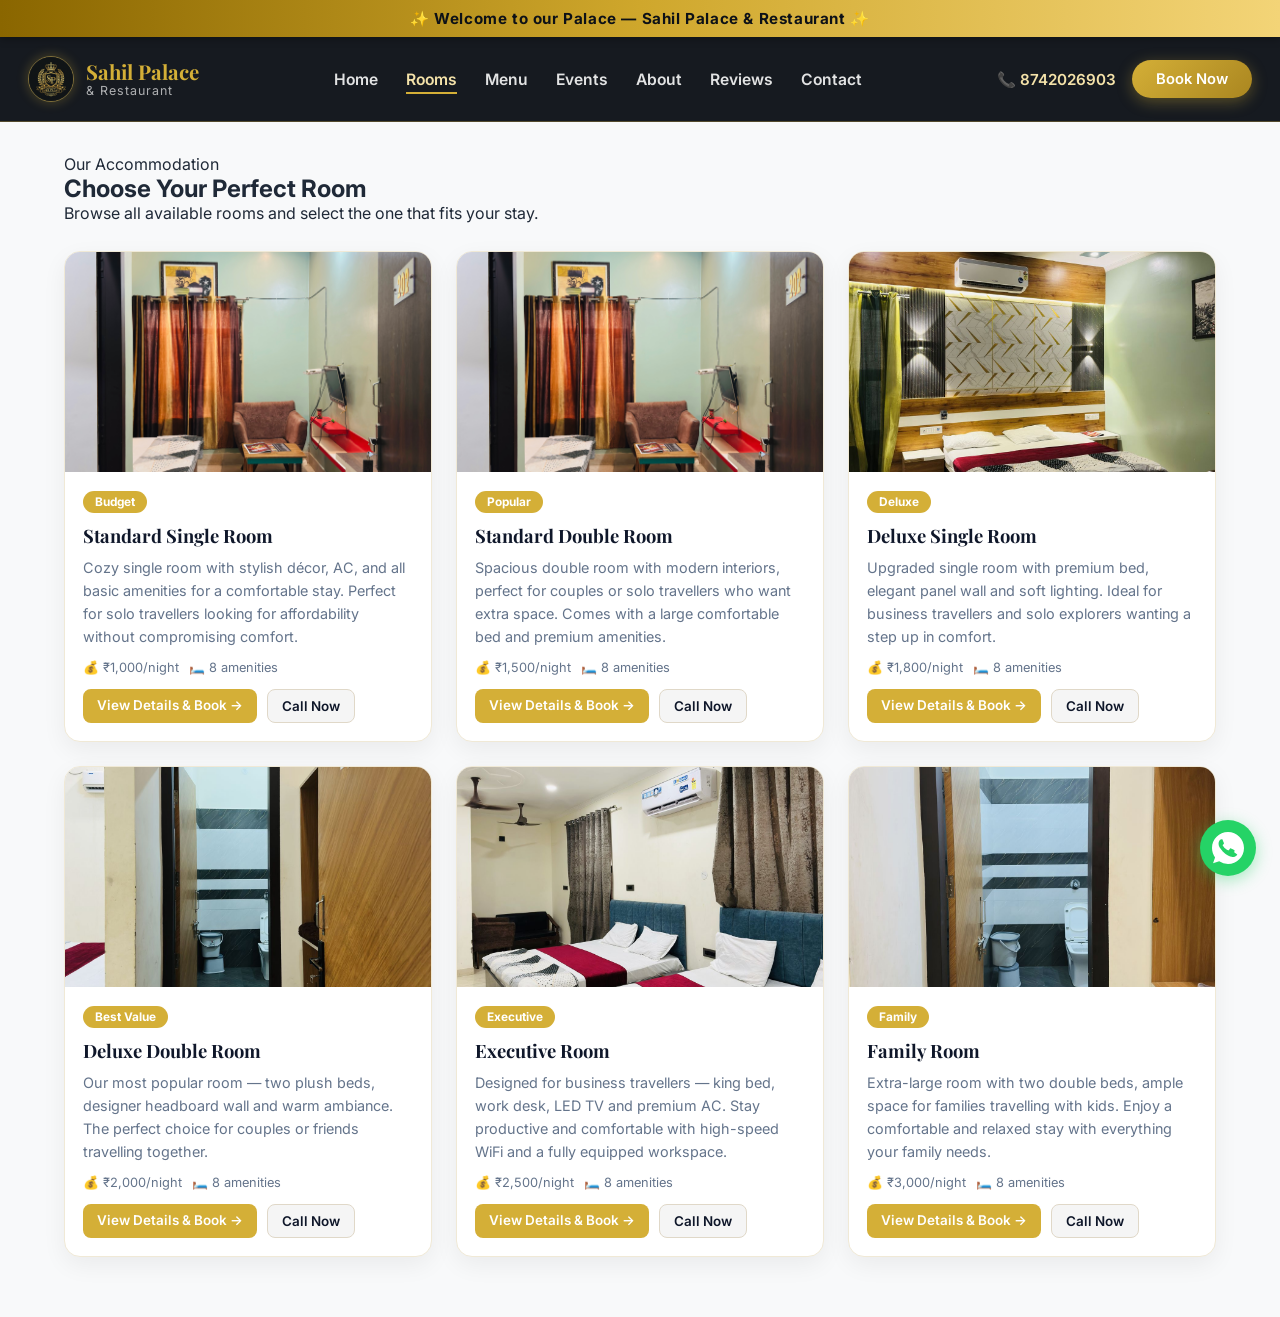
<file: room.html>
<!DOCTYPE html>
<html lang="en">
<head>
  <meta charset="UTF-8" />
  <meta name="viewport" content="width=device-width, initial-scale=1.0"/>
  <title>AC Rooms &amp; Suites | Room Booking at Sahil Palace, Sangaria</title>
  <meta name="description" content="Explore Deluxe, Executive, and Family AC rooms at Sahil Palace Hotel in Sangaria. Rates from ₹1000/night with free high-speed WiFi, LED TV, hot water &amp; 24/7 service."/>
  <meta name="keywords" content="hotel rooms Sangaria, room booking Sangaria, deluxe room Sangaria, family suite Sangaria, Sahil Palace rooms, budget stay Sangaria"/>
  <meta name="robots" content="index, follow" />

  <meta property="og:type" content="website" />
  <meta property="og:title" content="Book Rooms at Sahil Palace &amp; Restaurant, Sangaria" />
  <meta property="og:description" content="Deluxe, Executive &amp; Family AC rooms with modern amenities starting from ₹1000/night in Sangaria." />
  <meta property="og:image" content="images/room_photo1.jpg" />

  <script type="application/ld+json">
  {
    "@context": "https://schema.org",
    "@type": "Hotel",
    "name": "Sahil Palace & Restaurant - Accommodation",
    "telephone": "+918742026903",
    "priceRange": "₹1000 - ₹3000",
    "address": {
      "@type": "PostalAddress",
      "addressLocality": "Sangaria",
      "addressRegion": "Rajasthan",
      "addressCountry": "IN"
    }
  }
  </script>

  <link rel="preconnect" href="https://fonts.googleapis.com"/>
  <link href="https://fonts.googleapis.com/css2?family=Playfair+Display:wght@600;700&family=Inter:wght@300;400;500;600&display=swap" rel="stylesheet"/>
  <link rel="stylesheet" href="room.css"/>
</head>
<body>

<!-- ===== ANNOUNCEMENT BAR ===== -->
<div class="top-announcement-bar">
  <div class="announcement-inner">
    <span>✨ Welcome to our Palace — Sahil Palace &amp; Restaurant ✨</span>
  </div>
</div>

<!-- NAVBAR -->
<nav class="navbar" id="navbar">
  <div class="nav-container">
    <a class="nav-brand" href="index.html">
      <img src="images/sahil_palace_logo.png" alt="Sahil Palace Logo" class="brand-logo-img" />
      <div>
        <span class="brand-name">Sahil Palace</span>
        <span class="brand-sub">&amp; Restaurant</span>
      </div>
    </a>
    <ul class="nav-links" id="navLinks">
      <li><a href="index.html">Home</a></li>
      <li><a href="room.html" class="active">Rooms</a></li>
      <li><a href="menu.html">Menu</a></li>
      <li><a href="events.html">Events</a></li>
      <li><a href="about.html">About</a></li>
      <li><a href="reviews.html">Reviews</a></li>
      <li><a href="index.html#contact">Contact</a></li>
      <li class="mobile-only-contact"><a href="tel:8742026903" style="color:var(--gold-light); font-weight:700;">📞 Call: 8742026903</a></li>
    </ul>
    <div class="nav-actions">
      <a href="tel:8742026903" class="nav-phone">📞 8742026903</a>
      <a href="room.html" class="btn-nav">Book Now</a>
    </div>
    <button class="hamburger" id="hamburger" aria-label="Toggle menu">
      <span></span><span></span><span></span>
    </button>
  </div>
</nav>

<!-- ROOMS LIST -->
<section class="rooms-list-section" id="roomsListSection" style="display:none">
  <div class="section-header">
    <p class="section-label">Our Accommodation</p>
    <h2 class="section-title">Choose Your Perfect Room</h2>
    <p class="section-desc">Browse all available rooms and select the one that fits your stay.</p>
  </div>
  <div class="rooms-list-grid" id="roomsListGrid"></div>
</section>

<!-- ROOM DETAIL -->
<main class="room-detail" id="roomDetailMain">

  <!-- BREADCRUMB -->
  <div class="breadcrumb">
    <a href="index.html">Home</a> › <a href="room.html">Rooms</a> › <span id="breadRoom">Room</span>
  </div>

  <!-- SLIDESHOW -->
  <div class="slideshow-container">
    <div class="slideshow" id="slideshow">
      <!-- Images injected by room.js -->
    </div>
    <button class="slide-btn prev" id="prevBtn">&#10094;</button>
    <button class="slide-btn next" id="nextBtn">&#10095;</button>
    <div class="slide-dots" id="slideDots"></div>
    <div class="slide-counter" id="slideCounter">1 / 4</div>
  </div>

  <!-- ROOM INFO -->
  <div class="room-info-grid">

    <!-- LEFT: Details -->
    <div class="room-left">
      <div class="room-badge-detail" id="roomBadge">Popular</div>
      <h1 id="roomTitle">Room Name</h1>
      <p class="room-desc" id="roomDesc">Room description here.</p>

      <!-- AMENITIES -->
      <div class="amenities-section">
        <h2>🛎️ Room Amenities</h2>
        <div class="amenities-grid" id="amenitiesGrid">
          <!-- Injected by JS -->
        </div>
      </div>

      <!-- POLICIES -->
      <div class="policies-section">
        <h2>📋 Policies</h2>
        <ul class="policy-list">
          <li>✅ Check-in: 12:00 PM onwards</li>
          <li>✅ Check-out: 11:00 AM</li>
          <li>✅ Free cancellation up to 24 hours</li>
          <li>✅ Complimentary breakfast on request</li>
          <li>🚭 Non-smoking room</li>
          <li>🐾 No pets allowed</li>
        </ul>
      </div>
    </div>

    <!-- RIGHT: Booking Card -->
    <div class="room-right">
      <div class="booking-card">
        <!-- Step Indicators (Progress bar) -->
        <div class="booking-steps-indicator" style="display: flex; justify-content: space-between; font-size: 0.75rem; margin-bottom: 20px; font-weight: 600; color: var(--muted); border-bottom: 1px solid #f0e9d6; padding-bottom: 10px;">
          <span id="step1Indicator" class="active-step" style="color: var(--gold); border-bottom: 2px solid var(--gold); padding-bottom: 4px;">1. Dates</span>
          <span id="step2Indicator" style="padding-bottom: 4px;">2. Details</span>
          <span id="step3Indicator" style="padding-bottom: 4px;">3. Payment</span>
        </div>

        <!-- Step 1: Select Dates & Guests -->
        <div id="bookingStep1">
          <div class="booking-price">
            <span class="price-amount" id="bookPrice">₹0</span>
            <span class="price-night">/ night</span>
          </div>
          <div class="booking-rating">⭐⭐⭐⭐⭐ <span>4.8 / 5</span></div>
          <hr/>
          <div class="form-group">
            <label>Check-in Date</label>
            <input type="date" id="rCheckIn" required/>
          </div>
          <div class="form-group">
            <label>Check-out Date</label>
            <input type="date" id="rCheckOut" required/>
          </div>
          <div class="form-group">
            <label>Guests</label>
            <select id="rGuests">
              <option>1</option><option selected>2</option>
              <option>3</option><option>4</option>
            </select>
          </div>
          <div class="stay-summary" id="staySummary" style="display:none">
            <div class="stay-row"><span>Nights</span><span id="nightCount">0</span></div>
            <div class="stay-row"><span>Rate</span><span id="rateVal">₹0/night</span></div>
            <div class="stay-row total-row"><span>Subtotal</span><span id="totalVal">₹0</span></div>
          </div>
          <button class="btn-book-now" type="button" onclick="nextBookingStep(2)">
            Next: Guest Details ➔
          </button>
        </div>

        <!-- Step 2: Guest Details -->
        <div id="bookingStep2" style="display:none">
          <h3 style="font-family:'Playfair Display', serif; margin-bottom: 16px; font-size: 1.25rem;">👤 Guest Details</h3>
          <div class="form-group">
            <label>Your Name</label>
            <input type="text" id="rName" placeholder="Full Name" required/>
          </div>
          <div class="form-group">
            <label>Phone Number</label>
            <input type="tel" id="rPhone" placeholder="10-digit number" required/>
          </div>
          <div style="display: flex; gap: 10px; margin-top: 16px;">
            <button class="btn-book-now" type="button" onclick="nextBookingStep(1)" style="background: #f5f5f5; color: #333; border: 1px solid #ddd;">
              ← Back
            </button>
            <button class="btn-book-now" type="button" onclick="nextBookingStep(3)">
              Next: Payment ➔
            </button>
          </div>
        </div>

        <!-- Step 3: Payment & Confirm -->
        <div id="bookingStep3" style="display:none">
          <h3 style="font-family:'Playfair Display', serif; margin-bottom: 12px; font-size: 1.25rem;">💳 Payment</h3>
          <div class="payment-summary" id="bookingCardPaymentSummary" style="background:#fdf8ec; border-radius:10px; padding:12px; font-size:0.85rem; margin-bottom:12px; line-height: 1.6;"></div>
          
          <div class="pay-options" style="margin-bottom: 12px; display: grid; grid-template-columns: 1fr 1fr; gap: 8px;">
            <label class="pay-option selected" data-method="upi" style="padding: 8px 12px; font-size: 0.85rem; display: flex; align-items: center; gap: 6px; border: 2px solid var(--gold); border-radius: 8px; cursor: pointer; background: #fdf8ec;">
              <input type="radio" name="payMethod" value="upi" checked style="display: none;"/>
              <span class="pay-icon" style="font-size:1.1rem;">📱</span>
              <span>UPI / GPay</span>
            </label>
            <label class="pay-option" data-method="card" style="padding: 8px 12px; font-size: 0.85rem; display: flex; align-items: center; gap: 6px; border: 2px solid #e8e8e8; border-radius: 8px; cursor: pointer;">
              <input type="radio" name="payMethod" value="card" style="display: none;"/>
              <span class="pay-icon" style="font-size:1.1rem;">💳</span>
              <span>Card Pay</span>
            </label>
          </div>

          <div class="upi-details" id="cardUpiDetails" style="text-align: center;">
            <div class="upi-id-box" style="padding: 8px 12px; font-size: 0.9rem; background: #f5f5f5; border-radius: 8px; display: flex; align-items: center; justify-content: center; gap: 10px; margin-bottom: 12px; font-weight: 600;">
              <span id="upiIdText">9414949982@sbi</span>
              <button type="button" class="btn-copy" onclick="copyUPI()">📋 Copy</button>
            </div>
            
            <p class="upi-hint" style="margin: 8px 0; font-size: 0.8rem; color: #666;">Scan QR or tap to pay via UPI app:</p>
            <div style="text-align: center; margin: 8px 0;">
              <img id="upiQrCode" src="images/payment_upi_qr.jpg" alt="UPI QR Code" class="upi-qr" style="width: 140px; height: 140px; border: 1px solid #eee; padding: 4px; border-radius: 8px; margin: 0 auto 8px; display: block;"/>
            </div>
            <a id="upiDeepLink" href="#" class="btn-upi-pay" style="display: block; text-align: center; background: #27ae60; color: white; padding: 10px; border-radius: 8px; text-decoration: none; font-weight: 600; margin-bottom: 12px; font-size: 0.85rem;">📲 Pay via UPI App</a>
            
            <div class="utr-box" style="margin-top:8px;text-align:left;">
              <label style="font-size:0.78rem;font-weight:600;color:#444;display:block;margin-bottom:4px;">12-Digit UPI Transaction / UTR No. (after payment):</label>
              <input type="text" id="upiUtrNo" placeholder="e.g. 423456789012" style="width:100%;padding:10px 12px;border:1.5px solid #ddd;border-radius:8px;font-size:0.85rem;" maxlength="16"/>
            </div>
          </div>

          <div style="display: flex; gap: 10px; margin-top: 16px;">
            <button class="btn-book-now" type="button" onclick="nextBookingStep(2)" style="background: #f5f5f5; color: #333; border: 1px solid #ddd; padding: 12px 10px;">
              ← Back
            </button>
            <button class="btn-confirm-pay" id="cardConfirmPayBtn" type="button" style="padding: 12px 10px; font-size: 0.95rem;">
              Submit Booking 📩
            </button>
          </div>
        </div>

        <p class="book-note">📞 Need help? Call <a href="tel:8742026903">8742026903</a></p>
      </div>
    </div>

  </div>
</main>

<!-- TOAST -->
<div id="siteToast"></div>

<!-- WhatsApp Float -->
<a href="https://wa.me/918742026903" target="_blank" class="whatsapp-float">
  <svg viewBox="0 0 32 32" width="32" height="32" fill="#fff"><path d="M16.004 0h-.008C7.174 0 0 7.176 0 16.004c0 3.5 1.129 6.742 3.047 9.379l-1.994 5.946 6.146-1.97A15.906 15.906 0 0016.004 32C24.826 32 32 24.826 32 16.004 32 7.176 24.826 0 16.004 0zm9.31 22.602c-.39 1.1-1.932 2.014-3.164 2.281-.844.18-1.945.324-5.656-1.215-4.75-1.969-7.805-6.793-8.04-7.109-.226-.316-1.898-2.527-1.898-4.82 0-2.293 1.2-3.422 1.625-3.89.39-.43.93-.607 1.242-.607.15 0 .285.008.406.014.39.016.586.039.844.652.32.766 1.1 2.68 1.195 2.875.098.195.195.45.07.703-.117.258-.22.418-.414.645-.195.226-.41.504-.586.676-.195.195-.398.406-.172.797.227.39 1.008 1.664 2.164 2.695 1.488 1.328 2.742 1.742 3.133 1.937.39.196.617.164.844-.098.234-.27.992-1.152 1.258-1.55.258-.398.523-.328.879-.196.36.125 2.273 1.07 2.664 1.266.39.195.648.293.746.453.094.164.094.934-.297 2.035z"/></svg>
</a>

<script src="config.js"></script>
<script src="room.js"></script>
</body>
</html>
</file>
<file: style.css>
/* ===== RESET & BASE ===== */
*,*::before,*::after{box-sizing:border-box;margin:0;padding:0}
:root{
  --gold:#D4AF37;--gold-light:#F4E2A9;--gold-dark:#B68C1F;
  --dark:#0F172A;--dark2:#111827;--dark3:#1F2937;
  --cream:#F8F9FA;--cream2:#F1F3F5;
  --text:#1F2937;--text-light:#64748B;
  --white:#FFFFFF;--red:#c0392b;--green:#27ae60;
  --radius:12px;--radius-lg:20px;
  --shadow:0 8px 32px rgba(15,23,42,.08);
  --shadow-gold:0 4px 20px rgba(212,175,55,.25);
  --transition:.3s ease;
}
html{scroll-behavior:smooth}
body{font-family:'Inter',sans-serif;color:var(--text);background:var(--white);overflow-x:hidden}
img{max-width:100%;display:block}
a{text-decoration:none;color:inherit}
ul{list-style:none}
.container{max-width:1200px;margin:0 auto;padding:0 20px}
.section{padding:90px 0}

/* ===== BUTTONS ===== */
.btn-primary{display:inline-block;background:linear-gradient(135deg,var(--gold),var(--gold-dark));color:var(--white);padding:14px 32px;border-radius:50px;font-weight:600;font-size:.95rem;border:none;cursor:pointer;transition:var(--transition);box-shadow:var(--shadow-gold)}
.btn-primary:hover{transform:translateY(-2px);box-shadow:0 8px 28px rgba(201,168,76,.5)}
.btn-secondary{display:inline-block;background:transparent;color:var(--white);padding:13px 30px;border-radius:50px;font-weight:600;font-size:.95rem;border:2px solid var(--white);cursor:pointer;transition:var(--transition)}
.btn-secondary:hover{background:var(--white);color:var(--dark)}


/* ===== ANNOUNCEMENT BAR ===== */
.top-announcement-bar{background:linear-gradient(90deg,#8a6600,#cfa72c,#f3d477,#cfa72c,#8a6600);background-size:200% 100%;animation:goldShimmer 5s linear infinite;color:#0b0f14;padding:8px 14px;text-align:center;font-size:.88rem;font-weight:700;letter-spacing:.5px;box-shadow:0 2px 10px rgba(0,0,0,0.25);position:relative;z-index:1001}
.announcement-inner{display:flex;align-items:center;justify-content:center;gap:12px;max-width:1400px;margin:0 auto}
@keyframes goldShimmer{0%{background-position:0% 50%}50%{background-position:100% 50%}100%{background-position:0% 50%}}

/* ===== NAVBAR ===== */
.navbar{position:sticky;top:0;z-index:1000;background:rgba(13,13,13,.96);backdrop-filter:blur(12px);border-bottom:1.5px solid rgba(201,168,76,.3);transition:var(--transition)}
.navbar.scrolled{box-shadow:0 6px 24px rgba(0,0,0,.5)}
.nav-container{display:flex;align-items:center;justify-content:space-between;padding:0 28px;height:84px;max-width:1400px;margin:0 auto;gap:12px}
.nav-logo, .nav-brand{display:flex;align-items:center;gap:12px;color:var(--white);text-decoration:none;flex-shrink:1;min-width:0}
.brand-logo-img{width:46px;height:46px;object-fit:contain;border-radius:50%;border:1.5px solid rgba(201,168,76,.6);box-shadow:0 0 12px rgba(212,175,55,.3);transition:transform 0.3s ease;flex-shrink:0}
.nav-logo:hover .brand-logo-img, .nav-brand:hover .brand-logo-img{transform:scale(1.08)}
.logo-name, .brand-name{display:block;font-family:'Playfair Display',serif;font-size:1.28rem;font-weight:700;color:var(--gold);line-height:1.15;white-space:nowrap}
.logo-sub, .brand-sub{display:block;font-size:.78rem;color:rgba(255,255,255,.65);letter-spacing:1px;white-space:nowrap}
.nav-links{display:flex;gap:30px}
.nav-links a{color:rgba(255,255,255,.88);font-size:.98rem;font-weight:600;transition:var(--transition);position:relative}
.nav-links a::after{content:'';position:absolute;bottom:-5px;left:0;width:0;height:2.5px;background:var(--gold);transition:var(--transition)}
.nav-links a:hover{color:var(--gold-light)}
.nav-links a:hover::after{width:100%}
.nav-actions{display:flex;align-items:center;gap:16px;flex-shrink:0}
.nav-phone{color:var(--gold-light);font-size:.95rem;font-weight:600;white-space:nowrap}
.btn-nav{background:linear-gradient(135deg,var(--gold),var(--gold-dark));color:var(--white);padding:11px 26px;border-radius:50px;font-size:.92rem;font-weight:600;transition:var(--transition);box-shadow:var(--shadow-gold);white-space:nowrap}
.btn-nav:hover{transform:translateY(-2px);box-shadow:0 6px 20px rgba(212,175,55,0.45)}
.hamburger{display:none;flex-direction:column;gap:5px;background:none;border:none;cursor:pointer;padding:6px;flex-shrink:0}
.hamburger span{display:block;width:24px;height:2px;background:var(--white);transition:var(--transition)}

/* ===== HERO ===== */
.hero{position:relative;min-height:100vh;display:flex;flex-direction:column;align-items:center;justify-content:center;text-align:center;overflow:hidden}
.hero-bg{position:absolute;inset:0}
.hero-img{width:100%;height:100%;object-fit:cover;object-position:center 30%;transform:scale(1.04);animation:heroZoom 14s ease-in-out infinite alternate}
@keyframes heroZoom{from{transform:scale(1.04)}to{transform:scale(1.12)}}
.hero-overlay{position:absolute;inset:0;background:linear-gradient(180deg,rgba(0,0,0,.45) 0%,rgba(0,0,0,.65) 50%,rgba(0,0,0,.88) 100%)}

/* Award badge */
.hero-award{position:absolute;top:90px;right:32px;z-index:3;background:rgba(201,168,76,.15);backdrop-filter:blur(12px);border:1px solid rgba(201,168,76,.5);border-radius:14px;padding:12px 16px;display:flex;align-items:center;gap:10px;animation:fadeUp 1.2s ease .4s both}
.ha-star{font-size:1.8rem}
.hero-award strong{display:block;color:var(--gold-light);font-size:.88rem;line-height:1.2}
.hero-award small{color:rgba(255,255,255,.6);font-size:.72rem}

/* Main content */
.hero-content{position:relative;z-index:2;color:var(--white);padding:0 20px;animation:fadeUp .9s ease}
.hero-tagline-top{font-size:.9rem;letter-spacing:4px;text-transform:uppercase;color:var(--gold-light);margin-bottom:16px;opacity:.9}
.hero-title{font-family:'Playfair Display',serif;font-size:clamp(2.5rem,7vw,5.5rem);font-weight:700;line-height:1.08;margin-bottom:18px;text-shadow:0 2px 20px rgba(0,0,0,.4)}
.hero-title span{display:block;color:var(--gold-light);font-style:italic;font-size:.78em}
.hero-subtitle{font-size:1.05rem;color:rgba(255,255,255,.8);margin-bottom:28px;line-height:1.7;letter-spacing:.3px}
.hero-badges{display:flex;gap:10px;justify-content:center;flex-wrap:wrap;margin-bottom:36px}
.hero-badges span{background:rgba(255,255,255,.1);border:1px solid rgba(255,255,255,.25);color:rgba(255,255,255,.9);padding:7px 18px;border-radius:50px;font-size:.82rem;backdrop-filter:blur(8px);transition:var(--transition)}
.hero-badges span:hover{background:rgba(201,168,76,.25);border-color:rgba(201,168,76,.5);color:var(--gold-light)}
.hero-cta{display:flex;gap:14px;justify-content:center;flex-wrap:wrap;margin-bottom:48px}
.btn-events-hero{background:rgba(255,255,255,.12);border-color:rgba(255,255,255,.4);backdrop-filter:blur(6px)}
.btn-events-hero:hover{background:rgba(255,255,255,.22)}

/* Stats bar */
.hero-stats{display:flex;align-items:center;gap:0;background:rgba(255,255,255,.1);backdrop-filter:blur(16px);border:1px solid rgba(201,168,76,.35);border-radius:60px;padding:16px 32px;gap:8px}
.hero-stat{text-align:center;padding:0 20px}
.stat-num{display:block;font-family:'Playfair Display',serif;font-size:1.4rem;color:var(--gold-light);font-weight:700;line-height:1.1}
.hero-stat span{font-size:.72rem;color:rgba(255,255,255,.6);text-transform:uppercase;letter-spacing:.5px}
.hero-stat-divider{width:1px;height:36px;background:rgba(201,168,76,.3);flex-shrink:0}

/* Scroll cue */
.scroll-cue{position:absolute;bottom:32px;left:50%;transform:translateX(-50%);z-index:3;display:flex;flex-direction:column;align-items:center;gap:8px;animation:fadeUp 1s ease 1s both}
.scroll-cue span{font-size:.72rem;color:rgba(255,255,255,.5);letter-spacing:2px;text-transform:uppercase}
.scroll-arrow{width:22px;height:22px;border-right:2px solid rgba(255,255,255,.4);border-bottom:2px solid rgba(255,255,255,.4);transform:rotate(45deg);animation:scrollBounce 1.5s ease-in-out infinite}
@keyframes scrollBounce{0%,100%{transform:rotate(45deg) translateY(0)}50%{transform:rotate(45deg) translateY(6px)}}

@keyframes fadeUp{from{opacity:0;transform:translateY(30px)}to{opacity:1;transform:translateY(0)}}



/* ===== HIGHLIGHTS ===== */
.highlights{background:var(--dark2);padding:50px 0}
.highlights-grid{display:grid;grid-template-columns:repeat(6,1fr);gap:16px}
.highlight-card{text-align:center;padding:22px 12px;background:var(--dark3);border-radius:var(--radius);border:1px solid rgba(201,168,76,.15);transition:var(--transition)}
.highlight-card:hover{border-color:var(--gold);transform:translateY(-4px)}
.h-icon{font-size:2rem;margin-bottom:10px}
.highlight-card h4{color:var(--gold-light);font-size:.9rem;margin-bottom:6px;line-height:1.25}
.highlight-card p{color:rgba(255,255,255,.55);font-size:.78rem;line-height:1.35}

@media(max-width:1100px){
  .highlights-grid{grid-template-columns:repeat(3,1fr)}
}
@media(max-width:640px){
  .highlights-grid{grid-template-columns:repeat(2,1fr)}
}

/* ===== SECTION HEADER ===== */
.section-header{text-align:center;margin-bottom:50px}
.section-label{font-size:.82rem;text-transform:uppercase;letter-spacing:3px;color:var(--gold);font-weight:600;margin-bottom:10px}
.section-title{font-family:'Playfair Display',serif;font-size:clamp(2rem,4vw,2.8rem);color:var(--dark);line-height:1.2;margin-bottom:14px}
.section-desc{color:var(--text-light);font-size:1rem;max-width:560px;margin:0 auto}

/* ===== ROOMS ===== */
.rooms-section{background:var(--white);padding-top:80px;padding-bottom:80px}
.rooms-section .section-label{color:var(--gold)}
.rooms-section .section-title{color:var(--dark)}
.rooms-section .section-desc{color:var(--text-light)}

/* Filter Bar */
.room-filter-bar{display:flex;align-items:center;gap:16px;flex-wrap:wrap;margin-bottom:40px;background:var(--cream);border:1px solid #e8ddd0;border-radius:50px;padding:12px 20px}
.rfb-left{display:flex;align-items:center;gap:8px;flex-shrink:0}
.rfb-icon{font-size:1.1rem}
.rfb-label{font-size:.82rem;color:var(--text-light);font-weight:600;text-transform:uppercase;letter-spacing:.5px;white-space:nowrap}
.rfb-btns{display:flex;gap:8px;flex-wrap:wrap;flex:1;justify-content:center}
.filter-btn{padding:8px 20px;border-radius:50px;border:1.5px solid rgba(201,168,76,.5);background:transparent;color:var(--gold-dark);font-size:.83rem;font-weight:600;cursor:pointer;transition:var(--transition)}
.filter-btn.active,.filter-btn:hover{background:linear-gradient(135deg,var(--gold),var(--gold-dark));color:var(--white);border-color:transparent;box-shadow:0 4px 14px rgba(201,168,76,.3)}
.rfb-count{font-size:.78rem;color:var(--gold-dark);font-weight:700;white-space:nowrap;margin-left:auto;background:rgba(201,168,76,.12);padding:5px 14px;border-radius:50px;border:1px solid rgba(201,168,76,.25)}

/* Room Cards */
.rooms-grid{display:grid;grid-template-columns:repeat(auto-fill,minmax(320px,1fr));gap:24px}
.room-card{background:var(--white);border-radius:var(--radius-lg);overflow:hidden;border:1px solid #ede5d8;box-shadow:0 4px 20px rgba(0,0,0,.07);transition:var(--transition);cursor:pointer}
.room-card:hover{transform:translateY(-8px);border-color:var(--gold-light);box-shadow:0 20px 50px rgba(0,0,0,.13)}
.room-card-img{position:relative;height:220px;overflow:hidden}
.room-card-img img{width:100%;height:100%;object-fit:cover;transition:transform .5s ease}
.room-card:hover .room-card-img img{transform:scale(1.06)}
.room-img-overlay{position:absolute;inset:0;background:linear-gradient(to top,rgba(0,0,0,.55) 0%,transparent 55%)}
.room-badge-wrap{position:absolute;top:14px;left:14px;display:flex;gap:6px;flex-wrap:wrap}
.room-badge{display:inline-block;background:linear-gradient(135deg,var(--gold),var(--gold-dark));color:var(--white);padding:4px 14px;border-radius:50px;font-size:.72rem;font-weight:700;letter-spacing:.3px}
.room-badge.popular{background:linear-gradient(135deg,#e74c3c,#c0392b)}
.room-badge.best{background:linear-gradient(135deg,#27ae60,#1e8449)}
.room-price-chip{position:absolute;bottom:14px;right:14px;background:rgba(0,0,0,.7);backdrop-filter:blur(6px);border:1px solid rgba(201,168,76,.5);border-radius:50px;padding:5px 14px;font-family:'Playfair Display',serif;font-size:1rem;color:var(--gold-light);font-weight:700}
.room-price-chip span{font-size:.65rem;color:rgba(255,255,255,.6);font-family:'Inter',sans-serif;font-weight:400}
.room-card-body{padding:20px}
.room-meta{display:flex;align-items:center;justify-content:space-between;margin-bottom:10px}
.room-stars{font-size:.85rem;color:var(--gold)}
.room-capacity{font-size:.75rem;color:var(--text-light);background:var(--cream);padding:3px 10px;border-radius:50px;border:1px solid #e0d4c0}
.room-card-body h3{font-family:'Playfair Display',serif;font-size:1.2rem;color:var(--dark);margin-bottom:8px;line-height:1.3}
.room-card-body p{color:var(--text-light);font-size:.83rem;margin-bottom:14px;line-height:1.6;display:-webkit-box;-webkit-line-clamp:2;-webkit-box-orient:vertical;overflow:hidden}
.room-amenities{display:flex;gap:6px;flex-wrap:wrap;margin-bottom:18px}
.room-amenity{background:rgba(201,168,76,.08);border:1px solid rgba(201,168,76,.25);color:var(--gold-dark);padding:4px 10px;border-radius:50px;font-size:.72rem;display:flex;align-items:center;gap:4px;font-weight:500}
.room-footer{display:flex;align-items:center;justify-content:space-between;padding-top:14px;border-top:1px solid #f0e8d8}
.room-price{font-family:'Playfair Display',serif;font-size:1.5rem;color:var(--gold-dark);font-weight:700;line-height:1}
.room-price span{font-size:.7rem;color:var(--text-light);font-family:'Inter',sans-serif;font-weight:400;display:block}
.btn-book-room{background:linear-gradient(135deg,var(--gold),var(--gold-dark));color:var(--white);padding:10px 22px;border-radius:50px;border:none;font-size:.83rem;font-weight:700;cursor:pointer;transition:var(--transition);text-decoration:none;display:inline-block}
.btn-book-room:hover{transform:translateY(-1px);box-shadow:0 6px 20px rgba(201,168,76,.4)}

/* ===== FOOD ===== */
.food-section{background:var(--white)}
.menu-links-row{display:flex;gap:16px;justify-content:center;flex-wrap:wrap;margin-bottom:32px}
.menu-link-btn{padding:12px 28px;border-radius:50px;font-weight:600;font-size:.9rem;transition:var(--transition)}
.veg-link{background:#e8f8ef;color:var(--green);border:2px solid var(--green)}
.veg-link:hover{background:var(--green);color:var(--white)}
.nonveg-link{background:#fdecea;color:var(--red);border:2px solid var(--red)}
.nonveg-link:hover{background:var(--red);color:var(--white)}

/* Food preview cards (homepage teaser) */
.food-preview-grid{display:grid;grid-template-columns:repeat(auto-fit,minmax(250px,1fr));gap:24px;margin-bottom:36px}
.fp-card{background:var(--cream);border-radius:var(--radius-lg);overflow:hidden;border:1px solid #e8ddd0;transition:var(--transition);display:flex;flex-direction:column}
.fp-card:hover{transform:translateY(-5px);box-shadow:var(--shadow)}
.fp-img-wrap{height:180px;width:100%;overflow:hidden;position:relative}
.fp-dish-img{width:100%;height:100%;object-fit:cover;transition:transform 0.4s ease}
.fp-card:hover .fp-dish-img{transform:scale(1.08)}
.fp-body{padding:18px;flex:1}
.fp-type-wrap{display:flex;align-items:center;gap:6px;margin-bottom:8px}
.fp-dot{display:inline-block;width:10px;height:10px;border-radius:50%}
.fp-dot.veg{background:var(--green)}
.fp-dot.nonveg{background:var(--red)}
.fp-type-name{font-size:.75rem;font-weight:600;color:var(--text-light);text-transform:uppercase}
.fp-body h4{font-family:'Playfair Display',serif;font-size:1.15rem;font-weight:700;margin-bottom:6px;color:var(--dark)}
.fp-body p{font-size:.83rem;color:var(--text-light);margin-bottom:12px;line-height:1.5}
.fp-price{font-weight:700;color:var(--gold-dark);font-size:1.15rem}
.food-cta-row{display:flex;align-items:center;justify-content:space-between;flex-wrap:wrap;gap:16px;background:var(--dark2);border-radius:var(--radius-lg);padding:24px 32px}
.food-cta-info{display:flex;gap:20px;flex-wrap:wrap}
.food-cta-info span{color:rgba(255,255,255,.7);font-size:.88rem;font-weight:500}
.btn-full-menu{background:linear-gradient(135deg,var(--gold),var(--gold-dark));color:var(--white);padding:13px 30px;border-radius:50px;font-size:.95rem;font-weight:700;transition:var(--transition);white-space:nowrap}
.btn-full-menu:hover{transform:translateY(-2px);box-shadow:var(--shadow-gold)}

/* Old tabs/grid (kept for menu.html) */
.food-tabs{display:flex;gap:10px;justify-content:center;margin-bottom:20px;flex-wrap:wrap}
.food-tab{padding:10px 28px;border-radius:50px;border:1.5px solid var(--gold);background:transparent;color:var(--gold);font-size:.9rem;font-weight:600;cursor:pointer;transition:var(--transition)}
.food-tab.active,.food-tab:hover{background:var(--gold);color:var(--white)}
.veg-toggle{display:flex;gap:8px;justify-content:center;margin-bottom:36px}
.vt-btn{padding:7px 20px;border-radius:50px;border:1.5px solid #ccc;background:transparent;font-size:.83rem;cursor:pointer;transition:var(--transition)}
.vt-btn.active{background:var(--dark);color:var(--white);border-color:var(--dark)}
.food-grid{display:grid;grid-template-columns:repeat(auto-fill,minmax(240px,1fr));gap:24px;margin-bottom:40px}
.food-card{background:var(--cream);border-radius:var(--radius);overflow:hidden;box-shadow:0 4px 16px rgba(0,0,0,.08);transition:var(--transition)}
.food-card:hover{transform:translateY(-4px);box-shadow:var(--shadow)}
.food-card img{width:100%;height:170px;object-fit:cover}
.food-card-body{padding:16px}
.food-type-dot{display:inline-block;width:12px;height:12px;border-radius:50%;border:2px solid;margin-right:6px;vertical-align:middle}
.dot-veg{border-color:var(--green);background:var(--green)}
.dot-nonveg{border-color:var(--red);background:var(--red)}
.food-card-body h4{font-size:.97rem;font-weight:600;margin-bottom:4px}
.food-card-body p{font-size:.8rem;color:var(--text-light);margin-bottom:10px}
.food-footer{display:flex;justify-content:space-between;align-items:center}
.food-price{font-weight:700;color:var(--gold-dark);font-size:1.05rem}
.btn-add-cart{background:linear-gradient(135deg,var(--gold),var(--gold-dark));color:var(--white);border:none;padding:7px 16px;border-radius:50px;font-size:.8rem;font-weight:600;cursor:pointer;transition:var(--transition)}
.btn-add-cart:hover{transform:scale(1.05)}


/* Cart */
.cart-section{background:var(--cream);border-radius:var(--radius-lg);padding:24px;border:1.5px solid var(--gold-light);display:none}
.cart-section.has-items{display:block}
.cart-header{display:flex;justify-content:space-between;align-items:center;margin-bottom:16px}
.cart-header h3{font-family:'Playfair Display',serif;font-size:1.2rem}
.cart-header #clearCart{background:none;border:1px solid var(--red);color:var(--red);padding:5px 14px;border-radius:50px;font-size:.8rem;cursor:pointer}
.cart-item{display:flex;justify-content:space-between;align-items:center;padding:10px 0;border-bottom:1px solid #e8ddd0}
.cart-item:last-child{border-bottom:none}
.cart-item-name{font-weight:500;font-size:.9rem}
.cart-item-qty{display:flex;align-items:center;gap:8px}
.qty-btn{background:var(--gold);color:var(--white);border:none;width:24px;height:24px;border-radius:50%;cursor:pointer;font-size:.9rem}
.cart-total{display:flex;justify-content:space-between;align-items:center;margin-top:16px;padding-top:16px;border-top:2px solid var(--gold-light)}
.cart-total strong{font-size:1.1rem}

/* ===== AMENITIES ===== */
.amenities-section{background:var(--dark2)}
.amenities-section .section-title,.amenities-section .section-label{color:var(--white)}
.amenities-section .section-label{color:var(--gold)}
.amenities-grid{display:grid;grid-template-columns:repeat(auto-fill,minmax(240px,1fr));gap:24px}
.amenity-card{background:var(--dark3);border-radius:var(--radius);padding:28px 22px;border:1px solid rgba(201,168,76,.15);transition:var(--transition)}
.amenity-card:hover{border-color:var(--gold);transform:translateY(-4px)}
.am-icon{font-size:2.2rem;margin-bottom:12px}
.amenity-card h4{color:var(--gold-light);font-size:.97rem;margin-bottom:8px}
.amenity-card p{color:rgba(255,255,255,.55);font-size:.83rem;line-height:1.6}

/* ===== ABOUT ===== */
.about-section{background:var(--cream)}
.about-grid{display:grid;grid-template-columns:1fr 1fr;gap:60px;align-items:center}
.about-img-wrap{position:relative;border-radius:var(--radius-lg);overflow:hidden;box-shadow:0 20px 60px rgba(0,0,0,.15)}
.about-img-wrap img{width:100%;height:480px;object-fit:cover}
.about-badge{position:absolute;bottom:20px;left:20px;background:linear-gradient(135deg,var(--gold),var(--gold-dark));color:var(--white);padding:10px 20px;border-radius:50px;font-weight:600;font-size:.85rem}
.about-content .section-title{text-align:left;margin-bottom:20px}
.about-content p{color:var(--text-light);line-height:1.8;margin-bottom:14px;font-size:.95rem}
.about-stats{display:grid;grid-template-columns:repeat(4,1fr);gap:16px;margin:28px 0;padding:24px;background:var(--white);border-radius:var(--radius);box-shadow:var(--shadow)}
.about-stats div{text-align:center}
.about-stats strong{display:block;font-family:'Playfair Display',serif;font-size:1.6rem;color:var(--gold-dark)}
.about-stats span{font-size:.78rem;color:var(--text-light)}
.about-social{display:flex;flex-direction:column;gap:10px}
.social-btn{display:inline-block;padding:10px 22px;border-radius:50px;font-size:.85rem;font-weight:600;transition:var(--transition);border:2px solid;max-width:fit-content}
.social-btn.instagram{border-color:#c13584;color:#c13584}
.social-btn.instagram:hover{background:#c13584;color:var(--white)}

/* ===== REVIEWS ===== */
.reviews-section{background:var(--white)}
.reviews-grid{display:grid;grid-template-columns:repeat(auto-fill,minmax(260px,1fr));gap:24px}
.review-card{background:var(--cream);border-radius:var(--radius-lg);padding:28px;border:1px solid #e8ddd0;transition:var(--transition)}
.review-card:hover{box-shadow:var(--shadow);transform:translateY(-4px)}
.stars{font-size:1.1rem;margin-bottom:14px}
.review-card p{color:var(--text-light);font-size:.88rem;line-height:1.7;margin-bottom:18px;font-style:italic}
.reviewer{display:flex;align-items:center;gap:12px}
.reviewer-avatar{width:40px;height:40px;border-radius:50%;background:linear-gradient(135deg,var(--gold),var(--gold-dark));color:var(--white);display:flex;align-items:center;justify-content:center;font-weight:700;font-size:1.1rem;flex-shrink:0}
.reviewer strong{display:block;font-size:.9rem}
.reviewer span{font-size:.78rem;color:var(--text-light)}

/* ===== CONTACT ===== */
.contact-section{background:var(--cream)}
.contact-grid{display:grid;grid-template-columns:1fr 1.5fr;gap:50px;margin-bottom:50px;align-items:start}
.contact-item{display:flex;gap:16px;margin-bottom:28px;align-items:flex-start}
.ci-icon{font-size:1.6rem;width:44px;text-align:center;flex-shrink:0}
.contact-item h4{font-size:.9rem;font-weight:600;margin-bottom:4px;color:var(--dark)}
.contact-item p,.contact-item a{color:var(--text-light);font-size:.88rem;line-height:1.6}
.contact-item a:hover{color:var(--gold-dark)}
.contact-form{background:var(--white);padding:36px;border-radius:var(--radius-lg);box-shadow:0 8px 40px rgba(0,0,0,.1);border:1px solid #f0e8d8}
.contact-form h3{font-family:'Playfair Display',serif;font-size:1.5rem;margin-bottom:4px;color:var(--dark)}
.contact-form-sub{color:var(--text-light);font-size:.83rem;margin-bottom:24px}
.form-row{display:grid;grid-template-columns:1fr 1fr;gap:16px}
.form-group{display:flex;flex-direction:column;gap:6px;margin-bottom:16px}
.form-group label{font-size:.78rem;font-weight:700;color:var(--dark);text-transform:uppercase;letter-spacing:.5px}
.form-group input,.form-group select,.form-group textarea{border:1.5px solid #e0d4c0;border-radius:10px;padding:12px 14px;font-size:.9rem;font-family:inherit;outline:none;transition:var(--transition);background:var(--cream);color:var(--text);width:100%}
.form-group input:focus,.form-group select:focus,.form-group textarea:focus{border-color:var(--gold);box-shadow:0 0 0 3px rgba(201,168,76,.15);background:var(--white)}
.form-group textarea{resize:vertical;min-height:110px}
.contact-form-actions{display:flex;gap:12px;margin-top:4px}
.btn-whatsapp-contact{display:inline-flex;align-items:center;justify-content:center;gap:6px;background:#25d366;color:var(--white);padding:13px 22px;border-radius:50px;font-size:.88rem;font-weight:600;transition:var(--transition);white-space:nowrap;text-decoration:none}
.btn-whatsapp-contact:hover{background:#1ebe5d;transform:translateY(-2px);box-shadow:0 6px 20px rgba(37,211,102,.35)}


/* Map */
.map-container h3{font-family:'Playfair Display',serif;font-size:1.4rem;margin-bottom:20px}
.map-wrap{position:relative;border-radius:var(--radius-lg);overflow:hidden;box-shadow:var(--shadow)}
.map-open-btn{position:absolute;bottom:16px;right:16px;background:var(--gold);color:var(--white);padding:10px 20px;border-radius:50px;font-size:.85rem;font-weight:600;transition:var(--transition)}
.map-open-btn:hover{background:var(--gold-dark)}

/* ===== FOOTER ===== */
.footer{background:var(--dark);color:rgba(255,255,255,.7);padding:60px 0 0}
.footer-grid{display:grid;grid-template-columns:2fr 1fr 1fr 1fr;gap:40px;margin-bottom:40px}
.footer-logo{font-family:'Playfair Display',serif;font-size:1.2rem;color:var(--gold-light);margin-bottom:14px}
.footer-brand p{font-size:.85rem;line-height:1.7;margin-bottom:16px}
.footer-social{display:flex;flex-direction:column;gap:8px}
.footer-social a{color:var(--gold-light);font-size:.83rem;transition:var(--transition)}
.footer-social a:hover{color:var(--white)}
.footer-links h4,.footer-contact h4{color:var(--white);font-size:.92rem;margin-bottom:14px}
.footer-links ul{display:flex;flex-direction:column;gap:8px}
.footer-links a{color:rgba(255,255,255,.6);font-size:.83rem;transition:var(--transition)}
.footer-links a:hover{color:var(--gold-light)}
.footer-contact p,.footer-contact a{display:block;color:rgba(255,255,255,.6);font-size:.83rem;margin-bottom:8px;transition:var(--transition)}
.footer-contact a:hover{color:var(--gold-light)}
.footer-bottom{border-top:1px solid rgba(255,255,255,.1);padding:20px 0;text-align:center;font-size:.8rem;color:rgba(255,255,255,.4)}

/* ===== MODAL ===== */
.modal-overlay{position:fixed;inset:0;background:rgba(0,0,0,.7);z-index:2000;display:none;align-items:center;justify-content:center;backdrop-filter:blur(4px)}
.modal-overlay.open{display:flex}
.modal{background:var(--white);border-radius:var(--radius-lg);padding:36px;max-width:500px;width:90%;position:relative;animation:fadeUp .3s ease}
.modal-close{position:absolute;top:14px;right:16px;background:none;border:none;font-size:1.2rem;cursor:pointer;color:var(--text-light)}
.modal h2{font-family:'Playfair Display',serif;margin-bottom:6px}
.modal-room-name{color:var(--gold-dark);font-weight:600;margin-bottom:20px}
.modal-price-info{margin:12px 0;color:var(--text-light);font-size:.9rem}
.modal-price-info strong{color:var(--gold-dark);font-size:1.05rem}

/* ===== ANIMATIONS ===== */
@keyframes fadeUp{from{opacity:0;transform:translateY(30px)}to{opacity:1;transform:translateY(0)}}
.fade-in{opacity:0;transform:translateY(24px);transition:opacity .6s ease,transform .6s ease}
.fade-in.visible{opacity:1;transform:translateY(0)}

/* ===== WHATSAPP FLOAT ===== */
.whatsapp-float{position:fixed;bottom:28px;right:28px;z-index:999;background:#25d366;width:60px;height:60px;border-radius:50%;display:flex;align-items:center;justify-content:center;box-shadow:0 4px 20px rgba(37,211,102,.45);transition:var(--transition);animation:waPulse 2s infinite}
.whatsapp-float:hover{transform:scale(1.1);box-shadow:0 6px 28px rgba(37,211,102,.6)}
.whatsapp-float:hover .wa-tooltip{opacity:1;transform:translateX(-100%) scale(1)}
.wa-tooltip{position:absolute;right:70px;background:var(--dark);color:var(--white);padding:8px 16px;border-radius:8px;font-size:.82rem;font-weight:500;white-space:nowrap;opacity:0;transform:translateX(-100%) scale(.8);transition:var(--transition);pointer-events:none}
@keyframes waPulse{0%,100%{box-shadow:0 4px 20px rgba(37,211,102,.45)}50%{box-shadow:0 4px 30px rgba(37,211,102,.7),0 0 0 12px rgba(37,211,102,.12)}}

/* ===== PAYMENT MODAL ===== */
.payment-summary{background:var(--cream);border-radius:10px;padding:14px 18px;margin-bottom:18px;font-size:.9rem;line-height:1.7}
.payment-methods{margin-bottom:18px}
.payment-methods h4{font-size:.92rem;margin-bottom:12px;color:var(--text)}
.pay-option{display:block;border:2px solid #e0d4c0;border-radius:10px;padding:12px 16px;margin-bottom:10px;cursor:pointer;transition:var(--transition)}
.pay-option.selected{border-color:var(--gold);background:rgba(201,168,76,.08)}
.pay-option input{display:none}
.pay-option-content{display:flex;align-items:center;gap:14px}
.pay-icon{font-size:1.6rem}
.pay-option-content small{color:var(--text-light);font-size:.78rem}
.upi-details{background:var(--cream);border-radius:10px;padding:18px;border:1.5px dashed var(--gold)}
.upi-id-box{display:flex;align-items:center;gap:12px;margin-bottom:10px;flex-wrap:wrap}
.upi-id-box span{color:var(--text-light);font-size:.88rem}
.upi-id-box strong{color:var(--gold-dark);font-size:1.05rem;letter-spacing:.5px}
.btn-copy{background:var(--gold);color:var(--white);border:none;padding:5px 14px;border-radius:50px;font-size:.78rem;cursor:pointer;transition:var(--transition)}
.btn-copy:hover{background:var(--gold-dark)}
.upi-note{color:var(--text-light);font-size:.82rem;margin-bottom:12px;line-height:1.5}
.btn-whatsapp-pay{display:inline-block;background:#25d366;color:var(--white);padding:10px 22px;border-radius:50px;font-size:.88rem;font-weight:600;transition:var(--transition)}
.btn-whatsapp-pay:hover{background:#1da851;transform:translateY(-1px)}
.qr-section{text-align:center;margin:18px 0}
.qr-label{font-size:.82rem;font-weight:600;color:var(--text-light);text-transform:uppercase;letter-spacing:1px;margin-bottom:10px}
.qr-code-wrap{display:inline-block;background:var(--white);border-radius:12px;padding:12px;box-shadow:0 4px 16px rgba(0,0,0,.1);border:2px solid var(--gold-light)}
.qr-code-wrap img{width:180px;height:180px;display:block;border-radius:4px}
.btn-upi-app{display:flex;align-items:center;justify-content:center;gap:8px;background:linear-gradient(135deg,#5f259f,#3a0078);color:var(--white);padding:14px 22px;border-radius:12px;font-size:.92rem;font-weight:600;transition:var(--transition);margin:16px 0;text-align:center}
.btn-upi-app:hover{transform:translateY(-2px);box-shadow:0 6px 24px rgba(95,37,159,.4)}
.upi-app-icon{font-size:1.3rem}

/* ===== RESPONSIVE ===== */
@media(max-width:1024px){
  .about-grid{grid-template-columns:1fr;gap:36px}
  .about-img-wrap img{height:320px}
  .footer-grid{grid-template-columns:1fr 1fr}
  .contact-grid{grid-template-columns:1fr}
}
.mobile-only-contact{display:none!important}
@media(max-width:992px){
  .mobile-only-contact{display:block!important;margin-top:4px}
  .nav-container{height:66px;padding:0 14px;gap:8px}
  .brand-logo-img{width:38px;height:38px}
  .logo-name, .brand-name{font-size:1.05rem}
  .logo-sub, .brand-sub{font-size:.68rem;letter-spacing:.5px}
  .nav-links{display:none}
  .nav-links.open{display:flex;flex-direction:column;position:fixed;top:66px;left:0;right:0;background:rgba(13,17,23,.98);backdrop-filter:blur(16px);padding:20px 20px 28px;gap:14px;border-bottom:2px solid var(--gold);box-shadow:0 10px 30px rgba(0,0,0,.6);z-index:1000;overflow-y:auto;max-height:calc(100vh - 66px)}
  .nav-links a{font-size:1rem;padding:8px 0;border-bottom:1px solid rgba(255,255,255,0.08);display:block}
  .nav-actions{gap:8px}
  .nav-phone{display:none}
  .btn-nav{padding:6px 14px;font-size:.78rem}
  .hamburger{display:flex}
}
@media(max-width:768px){
  .top-announcement-bar{font-size:.78rem;padding:6px 10px}
  .hero{min-height:calc(100vh - 66px);padding:80px 16px 40px}
  .hero-img{object-position:center 25%;transform:scale(1.02);animation:none}
  .hero-award{position:relative;top:auto;right:auto;margin:0 auto 16px;display:inline-flex;animation:none;transform:none;box-shadow:0 4px 16px rgba(0,0,0,0.3);padding:8px 14px}
  .hero-award small{display:inline}
  .hero-tagline-top{font-size:.78rem;letter-spacing:2px;margin-bottom:10px}
  .hero-title{font-size:clamp(2rem, 7.5vw, 2.8rem);margin-bottom:14px}
  .hero-title span{font-size:.72em}
  .hero-subtitle{font-size:.95rem;line-height:1.5;margin-bottom:22px}
  .hero-badges{gap:6px;margin-bottom:24px}
  .hero-badges span{padding:5px 12px;font-size:.75rem}
  .hero-cta{flex-direction:column;width:100%;max-width:280px;margin:0 auto 28px;gap:10px}
  .hero-cta a{width:100%;text-align:center;padding:12px 20px;font-size:.88rem}
  .hero-stats{display:grid;grid-template-columns:repeat(3,1fr);padding:12px 8px;width:100%;border-radius:16px;gap:4px}
  .hero-stat{padding:0 4px}
  .stat-num{font-size:1.15rem}
  .hero-stat span{font-size:.65rem}
  .hero-stat-divider{display:none}
  .scroll-cue{display:none}

  .booking-form{grid-template-columns:1fr 1fr}
  .form-row{grid-template-columns:1fr}
  .footer-grid{grid-template-columns:1fr;gap:24px}
  .about-stats{grid-template-columns:repeat(2,1fr)}
  .offer-banner{font-size:.75rem}
  .map-wrap iframe{height:260px}
}
@media(max-width:480px){
  .booking-form{grid-template-columns:1fr}
  .about-stats{grid-template-columns:repeat(2,1fr)}
  .hero-stats{padding:10px 6px}
}


/* ===== REVIEW FORM ===== */
.btn-write-review{background:transparent;border:2px solid var(--gold);color:var(--gold-dark);padding:13px 36px;border-radius:50px;font-size:.95rem;font-weight:600;cursor:pointer;transition:var(--transition)}
.btn-write-review:hover{background:var(--gold);color:var(--white);transform:translateY(-2px);box-shadow:var(--shadow-gold)}
.review-form-wrap{margin-top:36px;animation:fadeUp .4s ease}
.review-form-card{background:var(--cream);border-radius:var(--radius-lg);padding:36px;max-width:680px;margin:0 auto;border:1.5px solid #e8ddd0;box-shadow:var(--shadow)}
.review-form-card h3{font-family:'Playfair Display',serif;font-size:1.5rem;color:var(--dark);margin-bottom:6px}
.review-form-sub{color:var(--text-light);font-size:.87rem;margin-bottom:24px}
.star-selector{display:flex;gap:6px;margin-top:6px}
.star-btn{font-size:2rem;color:#ddd;cursor:pointer;transition:color .15s ease;line-height:1;user-select:none}
.star-btn.active,.star-btn:hover{color:var(--gold)}
.review-form-card .btn-primary{width:100%;margin-top:8px;text-align:center;justify-content:center}

/* ===== EVENTS BANNER (Homepage) ===== */
.events-banner-section{background:var(--dark2);padding:70px 0}
.events-banner{display:grid;grid-template-columns:1.3fr 1fr;gap:50px;align-items:center;background:linear-gradient(135deg,rgba(201,168,76,.08),rgba(201,168,76,.03));border:1px solid rgba(201,168,76,.2);border-radius:var(--radius-lg);padding:48px}
.eb-tag{font-size:.82rem;text-transform:uppercase;letter-spacing:2px;color:var(--gold);font-weight:600;margin-bottom:12px}
.eb-content h2{font-family:'Playfair Display',serif;font-size:clamp(1.8rem,3.5vw,2.4rem);color:var(--white);margin-bottom:14px;line-height:1.2}
.eb-content>p{color:rgba(255,255,255,.6);font-size:.9rem;line-height:1.7;margin-bottom:24px}
.eb-highlights{display:flex;flex-wrap:wrap;gap:10px;margin-bottom:28px}
.eb-highlights span{background:rgba(201,168,76,.12);border:1px solid rgba(201,168,76,.25);color:var(--gold-light);padding:6px 14px;border-radius:50px;font-size:.8rem}
.btn-events{display:inline-block;background:linear-gradient(135deg,var(--gold),var(--gold-dark));color:var(--white);padding:14px 32px;border-radius:50px;font-size:.95rem;font-weight:700;transition:var(--transition);box-shadow:var(--shadow-gold)}
.btn-events:hover{transform:translateY(-3px);box-shadow:0 10px 36px rgba(201,168,76,.5)}
.eb-venues{display:flex;flex-direction:column;gap:16px}
.eb-venue-card{background:rgba(255,255,255,.05);border:1px solid rgba(201,168,76,.2);border-radius:var(--radius);padding:18px 22px;display:flex;align-items:center;gap:16px;transition:var(--transition)}
.eb-venue-card:hover{border-color:var(--gold);background:rgba(201,168,76,.08);transform:translateX(6px)}
.eb-venue-card span{font-size:2rem}
.eb-venue-card strong{display:block;color:var(--white);font-size:.95rem}
.eb-venue-card small{display:block;color:rgba(255,255,255,.5);font-size:.78rem}
@media(max-width:900px){
  .events-banner{grid-template-columns:1fr;gap:30px;padding:32px 24px}
}
</file>
<file: events.css>
/* ===== RESET & BASE ===== */
*,*::before,*::after{box-sizing:border-box;margin:0;padding:0}
:root{
  --gold:#D4AF37;--gold-light:#F4E2A9;--gold-dark:#B68C1F;
  --dark:#0F172A;--dark2:#111827;--dark3:#1F2937;
  --cream:#F8F9FA;--cream2:#F1F3F5;
  --text:#1F2937;--text-light:#64748B;
  --white:#FFFFFF;--red:#c0392b;--green:#27ae60;
  --radius:12px;--radius-lg:20px;
  --shadow:0 8px 32px rgba(15,23,42,.08);
  --shadow-gold:0 4px 20px rgba(212,175,55,.25);
  --transition:.3s ease;
}
html{scroll-behavior:smooth}
body{font-family:'Inter',sans-serif;color:var(--text);background:var(--white);overflow-x:hidden}
img{max-width:100%;display:block}
a{text-decoration:none;color:inherit}
ul{list-style:none}
.container{max-width:1200px;margin:0 auto;padding:0 20px}

/* ===== TOP ANNOUNCEMENT BAR ===== */
.top-announcement-bar {
  background: linear-gradient(90deg, #8a6600, #cfa72c, #f3d477, #cfa72c, #8a6600);
  background-size: 200% 100%;
  animation: goldShimmer 5s linear infinite;
  color: #0d1117;
  padding: 9px 18px;
  text-align: center;
  font-size: 0.95rem;
  font-weight: 700;
  letter-spacing: 0.6px;
  box-shadow: 0 2px 8px rgba(0,0,0,0.3);
  position: relative;
  z-index: 1002;
  width: 100%;
}
.announcement-inner {
  display: flex;
  align-items: center;
  justify-content: center;
  gap: 12px;
  max-width: 1400px;
  margin: 0 auto;
  text-align: center;
}
@keyframes goldShimmer {
  0% { background-position: 0% 50%; }
  50% { background-position: 100% 50%; }
  100% { background-position: 0% 50%; }
}

/* ===== NAVBAR ===== */
.navbar {
  position: sticky;
  top: 0;
  z-index: 1000;
  background: rgba(13, 17, 23, 0.96);
  backdrop-filter: blur(12px);
  border-bottom: 1.5px solid rgba(201, 168, 76, 0.35);
  transition: all 0.3s ease;
}
.nav-container {
  display: flex;
  align-items: center;
  justify-content: space-between;
  padding: 0 28px;
  height: 84px;
  max-width: 1400px;
  margin: 0 auto;
  gap: 12px;
}
.nav-brand, .nav-logo {
  display: flex;
  align-items: center;
  gap: 12px;
  color: var(--white, #fff);
  font-size: 1.6rem;
  text-decoration: none;
  flex-shrink: 1;
  min-width: 0;
}
.brand-logo-img {
  width: 46px;
  height: 46px;
  object-fit: contain;
  border-radius: 50%;
  border: 1.5px solid rgba(201,168,76,.6);
  box-shadow: 0 0 12px rgba(212,175,55,.3);
  transition: transform 0.3s ease;
  flex-shrink: 0;
}
.nav-brand:hover .brand-logo-img, .nav-logo:hover .brand-logo-img {
  transform: scale(1.08);
}
.brand-name, .logo-name {
  display: block;
  font-family: 'Playfair Display', serif;
  font-size: 1.28rem;
  color: var(--gold, #d4af37);
  line-height: 1.15;
  font-weight: 700;
  white-space: nowrap;
}
.brand-sub, .logo-sub {
  display: block;
  font-size: 0.78rem;
  color: rgba(255, 255, 255, 0.65);
  letter-spacing: 1px;
  white-space: nowrap;
}
.nav-links {
  display: flex;
  gap: 28px;
  list-style: none;
  margin: 0;
  padding: 0;
}
.nav-links a {
  color: rgba(255, 255, 255, 0.88);
  font-size: 0.98rem;
  font-weight: 600;
  text-decoration: none;
  transition: all 0.3s ease;
  position: relative;
}
.nav-links a:hover, .nav-links a.active {
  color: var(--gold-light, #f5d061);
}
.nav-links a::after {
  content: '';
  position: absolute;
  bottom: -5px;
  left: 0;
  width: 0;
  height: 2.5px;
  background: var(--gold, #d4af37);
  transition: all 0.3s ease;
}
.nav-links a:hover::after, .nav-links a.active::after {
  width: 100%;
}
.nav-actions {
  display: flex;
  align-items: center;
  gap: 18px;
}
.nav-phone {
  color: var(--gold-light, #f5d061);
  font-size: 0.95rem;
  font-weight: 600;
  text-decoration: none;
  white-space: nowrap;
}
.btn-nav {
  background: linear-gradient(135deg, var(--gold, #d4af37), var(--gold-dark, #aa8620));
  color: var(--white, #fff);
  padding: 10px 24px;
  border-radius: 50px;
  font-size: 0.92rem;
  font-weight: 600;
  text-decoration: none;
  border: none;
  cursor: pointer;
  display: flex;
  align-items: center;
  gap: 8px;
  transition: all 0.3s ease;
  box-shadow: 0 4px 15px rgba(212, 175, 55, 0.35);
  white-space: nowrap;
}
.btn-nav:hover {
  transform: translateY(-2px);
  box-shadow: 0 6px 22px rgba(212, 175, 55, 0.5);
}
.hamburger {
  display: none;
  flex-direction: column;
  gap: 5px;
  background: none;
  border: none;
  cursor: pointer;
  padding: 6px;
}
.hamburger span {
  display: block;
  width: 26px;
  height: 2.5px;
  background: var(--white, #fff);
  border-radius: 2px;
  transition: all 0.3s ease;
}
@media (max-width: 992px) {
  .hamburger { display: flex; }
  .nav-links {
    position: fixed;
    top: 84px;
    left: 0;
    right: 0;
    background: rgba(13, 17, 23, 0.98);
    backdrop-filter: blur(16px);
    flex-direction: column;
    padding: 30px 24px;
    gap: 20px;
    border-bottom: 2px solid var(--gold, #d4af37);
    transform: translateY(-150%);
    transition: transform 0.4s cubic-bezier(0.16, 1, 0.3, 1);
    z-index: 999;
  }
  .nav-links.open, .nav-links.active {
    transform: translateY(0);
  }
}

/* ===== HERO ===== */
.events-hero{position:relative;min-height:90vh;display:flex;align-items:center;justify-content:center;text-align:center;overflow:hidden;background:linear-gradient(135deg,#1f2323 0%,#4b5456 40%,#7f8c8d 70%,#1f2323 100%)}
.events-hero::before{content:'';position:absolute;inset:0;background:radial-gradient(ellipse at center,rgba(201,168,76,.15) 0%,transparent 70%)}
.hero-overlay{position:absolute;inset:0;background:url("data:image/svg+xml,%3Csvg width='60' height='60' viewBox='0 0 60 60' xmlns='http://www.w3.org/2000/svg'%3E%3Cg fill='none' fill-rule='evenodd'%3E%3Cg fill='%23c9a84c' fill-opacity='0.04'%3E%3Cpath d='M36 34v-4h-2v4h-4v2h4v4h2v-4h4v-2h-4zm0-30V0h-2v4h-4v2h4v4h2V6h4V4h-4zM6 34v-4H4v4H0v2h4v4h2v-4h4v-2H6zM6 4V0H4v4H0v2h4v4h2V6h4V4H6z'/%3E%3C/g%3E%3C/g%3E%3C/svg%3E")}
.hero-content{position:relative;z-index:2;color:var(--white);padding:0 20px}
.hero-tag{font-size:.9rem;letter-spacing:3px;text-transform:uppercase;color:var(--gold-light);margin-bottom:16px}
.events-hero h1{font-family:'Playfair Display',serif;font-size:clamp(3rem,7vw,5.5rem);font-weight:700;line-height:1.1;margin-bottom:20px}
.events-hero h1 span{color:var(--gold-light);font-style:italic}
.hero-sub{font-size:1.15rem;color:rgba(255,255,255,.75);margin-bottom:32px;max-width:560px;margin-left:auto;margin-right:auto;line-height:1.7}
.hero-badges{display:flex;gap:12px;justify-content:center;flex-wrap:wrap;margin-bottom:36px}
.hero-badges span{background:rgba(201,168,76,.15);border:1px solid rgba(201,168,76,.35);color:var(--gold-light);padding:8px 20px;border-radius:50px;font-size:.87rem}
.btn-hero{display:inline-block;background:linear-gradient(135deg,var(--gold),var(--gold-dark));color:var(--white);padding:16px 40px;border-radius:50px;font-size:1rem;font-weight:700;transition:var(--transition);box-shadow:var(--shadow-gold)}
.btn-hero:hover{transform:translateY(-3px);box-shadow:0 10px 36px rgba(201,168,76,.5)}

/* ===== SECTION HEADER ===== */
.section-header{text-align:center;margin-bottom:50px}
.section-label{font-size:.82rem;text-transform:uppercase;letter-spacing:3px;color:var(--gold);font-weight:600;margin-bottom:10px}
.section-title{font-family:'Playfair Display',serif;font-size:clamp(2rem,4vw,2.8rem);color:var(--dark);line-height:1.2;margin-bottom:14px}
.section-desc{color:var(--text-light);font-size:1rem;max-width:560px;margin:0 auto}

/* ===== WHY US ===== */
.why-section{background:var(--dark2);padding:90px 0}
.why-section .section-title,.why-section .section-label{color:var(--white)}
.why-section .section-label{color:var(--gold)}
.why-section .section-desc{color:rgba(255,255,255,.55)}
.why-grid{display:grid;grid-template-columns:repeat(auto-fill,minmax(280px,1fr));gap:24px}
.why-card{background:var(--dark3);border-radius:var(--radius-lg);padding:30px 24px;border:1px solid rgba(201,168,76,.15);transition:var(--transition);text-align:center}
.why-card:hover{border-color:var(--gold);transform:translateY(-6px);box-shadow:0 12px 40px rgba(0,0,0,.3)}
.why-icon{font-size:2.8rem;margin-bottom:16px}
.why-card h3{font-family:'Playfair Display',serif;color:var(--gold-light);font-size:1.1rem;margin-bottom:10px}
.why-card p{color:rgba(255,255,255,.55);font-size:.87rem;line-height:1.7}

/* ===== VENUES ===== */
.venues-section{background:var(--cream);padding:90px 0}
.venues-grid{display:grid;grid-template-columns:repeat(auto-fill,minmax(340px,1fr));gap:32px}
.venue-card{background:var(--white);border-radius:var(--radius-lg);overflow:hidden;box-shadow:var(--shadow);transition:var(--transition)}
.venue-card:hover{transform:translateY(-8px);box-shadow:0 20px 60px rgba(0,0,0,.15)}
.venue-photo-placeholder{height:240px;background:linear-gradient(135deg,#1a0a00,#3d2000);display:flex;align-items:center;justify-content:center;position:relative}
.venue-photo-placeholder.garden-bg{background:linear-gradient(135deg,#0a1a0a,#1a3d00)}
.venue-photo-placeholder.small-bg{background:linear-gradient(135deg,#0a0a2a,#1a003d)}
.vp-inner{text-align:center;color:rgba(255,255,255,.6)}
.vp-icon{font-size:3.5rem;display:block;margin-bottom:10px}
.vp-inner p{font-size:.85rem;letter-spacing:1px}
.venue-badge{position:absolute;top:16px;left:16px;background:linear-gradient(135deg,var(--gold),var(--gold-dark));color:var(--white);padding:5px 16px;border-radius:50px;font-size:.78rem;font-weight:600}
.venue-body{padding:24px}
.venue-body h3{font-family:'Playfair Display',serif;font-size:1.4rem;margin-bottom:10px;color:var(--dark)}
.venue-desc{color:var(--text-light);font-size:.88rem;line-height:1.7;margin-bottom:20px}
.venue-specs{display:grid;grid-template-columns:repeat(3,1fr);gap:12px;margin-bottom:20px;background:var(--cream);border-radius:var(--radius);padding:14px}
.spec{display:flex;align-items:center;gap:8px;flex-direction:column;text-align:center}
.spec-icon{font-size:1.4rem}
.spec strong{display:block;font-size:.88rem;color:var(--dark)}
.spec small{display:block;font-size:.72rem;color:var(--text-light)}
.venue-features{display:flex;flex-direction:column;gap:6px;margin-bottom:24px}
.venue-features li{font-size:.85rem;color:var(--text-light)}
.btn-enquire{display:inline-block;background:linear-gradient(135deg,var(--gold),var(--gold-dark));color:var(--white);padding:11px 28px;border-radius:50px;font-size:.88rem;font-weight:600;transition:var(--transition)}
.btn-enquire:hover{transform:translateY(-2px);box-shadow:var(--shadow-gold)}

/* ===== EVENT TYPES ===== */
.events-types-section{background:var(--white);padding:90px 0}
.event-types-grid{display:grid;grid-template-columns:repeat(auto-fill,minmax(220px,1fr));gap:20px}
.event-type-card{background:var(--cream);border-radius:var(--radius-lg);padding:28px 20px;text-align:center;border:1.5px solid #e8ddd0;transition:var(--transition)}
.event-type-card:hover{border-color:var(--gold);transform:translateY(-4px);box-shadow:var(--shadow)}
.et-icon{font-size:2.8rem;margin-bottom:14px}
.event-type-card h4{font-family:'Playfair Display',serif;font-size:1rem;color:var(--dark);margin-bottom:8px}
.event-type-card p{color:var(--text-light);font-size:.82rem;line-height:1.6}

/* ===== GALLERY ===== */
.gallery-section{background:var(--dark2);padding:90px 0}
.gallery-section .section-title{color:var(--white)}
.gallery-section .section-label{color:var(--gold)}
.gallery-section .section-desc{color:rgba(255,255,255,.55)}
.gallery-grid{display:grid;grid-template-columns:repeat(3,1fr);grid-auto-rows:200px;gap:16px}
.gallery-placeholder{border-radius:var(--radius);display:flex;align-items:center;justify-content:center;transition:var(--transition);cursor:pointer;overflow:hidden}
.gallery-placeholder:hover{transform:scale(1.02)}
.gp-1{background:linear-gradient(135deg,#2d1500,#5a2e00);grid-row:span 2}
.gp-2{background:linear-gradient(135deg,#0a1a0a,#1a4a00)}
.gp-3{background:linear-gradient(135deg,#1a001a,#3d003d)}
.gp-4{background:linear-gradient(135deg,#00101a,#003d5a)}
.gp-5{background:linear-gradient(135deg,#1a1500,#4a3d00);grid-row:span 2}
.gp-6{background:linear-gradient(135deg,#1a000a,#4a002a)}
.gp-text{text-align:center;color:rgba(255,255,255,.5)}
.gp-text span{font-size:2.5rem;display:block;margin-bottom:10px}
.gp-text p{font-size:.88rem;font-weight:600;margin-bottom:4px;color:rgba(255,255,255,.7)}
.gp-text small{font-size:.75rem;letter-spacing:1px}

/* ===== ENQUIRY SECTION ===== */
.enquiry-section{background:var(--cream);padding:90px 0}
.enquiry-wrap{display:grid;grid-template-columns:1fr 1.5fr;gap:60px;align-items:start}
.enquiry-left h2{font-family:'Playfair Display',serif;font-size:clamp(1.8rem,3.5vw,2.5rem);margin-bottom:16px;color:var(--dark)}
.enquiry-left p{color:var(--text-light);line-height:1.8;font-size:.95rem;margin-bottom:28px}
.contact-highlights{display:flex;flex-direction:column;gap:14px}
.ch-item{display:flex;align-items:center;gap:10px;font-size:.9rem;color:var(--text)}
.ch-item a{color:var(--gold-dark);font-weight:600}
.ch-item a:hover{color:var(--gold)}
.enquiry-form{background:var(--white);border-radius:var(--radius-lg);padding:36px;box-shadow:var(--shadow)}
.enquiry-form h3{font-family:'Playfair Display',serif;font-size:1.4rem;margin-bottom:24px;color:var(--dark)}
.form-group{display:flex;flex-direction:column;gap:6px;margin-bottom:16px}
.form-group label{font-size:.8rem;font-weight:600;color:var(--text-light);text-transform:uppercase;letter-spacing:.5px}
.form-group input,.form-group select,.form-group textarea{border:1.5px solid #e0d4c0;border-radius:8px;padding:11px 14px;font-size:.92rem;font-family:inherit;outline:none;transition:var(--transition);background:var(--white)}
.form-group input:focus,.form-group select:focus,.form-group textarea:focus{border-color:var(--gold);box-shadow:0 0 0 3px rgba(201,168,76,.15)}
.form-row{display:grid;grid-template-columns:1fr 1fr;gap:16px}
.venue-radio-group{display:flex;flex-wrap:wrap;gap:10px;margin-top:6px}
.venue-radio{display:flex;align-items:center;gap:8px;cursor:pointer;padding:8px 16px;border-radius:50px;border:1.5px solid #e0d4c0;font-size:.85rem;transition:var(--transition)}
.venue-radio:hover{border-color:var(--gold)}
.venue-radio input{display:none}
.venue-radio:has(input:checked){background:linear-gradient(135deg,var(--gold),var(--gold-dark));color:var(--white);border-color:var(--gold)}
.btn-submit{width:100%;background:linear-gradient(135deg,var(--gold),var(--gold-dark));color:var(--white);padding:14px;border-radius:10px;border:none;font-size:1rem;font-weight:700;cursor:pointer;transition:var(--transition);margin-top:8px}
.btn-submit:hover{transform:translateY(-2px);box-shadow:0 8px 28px rgba(201,168,76,.4)}
.form-note{text-align:center;font-size:.82rem;color:var(--text-light);margin-top:12px}
.form-note a{color:var(--gold-dark);font-weight:600}

/* ===== TOAST ===== */
#evToast{position:fixed;bottom:100px;left:50%;transform:translateX(-50%);padding:14px 28px;border-radius:50px;font-size:.92rem;font-weight:600;color:var(--white);z-index:9999;opacity:0;transition:opacity .3s ease;max-width:90vw;text-align:center;box-shadow:0 6px 24px rgba(0,0,0,.2);background:var(--green);pointer-events:none}

/* ===== WHATSAPP ===== */
.whatsapp-float{position:fixed;bottom:28px;right:28px;z-index:999;background:#25d366;width:60px;height:60px;border-radius:50%;display:flex;align-items:center;justify-content:center;box-shadow:0 4px 20px rgba(37,211,102,.45);transition:var(--transition)}
.whatsapp-float:hover{transform:scale(1.1)}

/* ===== RESPONSIVE ===== */
@media(max-width:1024px){
  .enquiry-wrap{grid-template-columns:1fr;gap:36px}
}
.mobile-only-contact{display:none!important}
@media(max-width:992px){
  .mobile-only-contact{display:block!important;margin-top:4px}
  .nav-container{height:66px;padding:0 14px;gap:8px}
  .brand-logo-img{width:38px;height:38px}
  .brand-name, .logo-name{font-size:1.05rem}
  .brand-sub, .logo-sub{font-size:.68rem;letter-spacing:.5px}
  .nav-actions{gap:8px}
  .nav-phone{display:none}
  .btn-nav{padding:6px 14px;font-size:.78rem}
  .hamburger{display:flex}
  .nav-links{position:fixed;top:66px;left:0;right:0;background:rgba(13,17,23,.98);backdrop-filter:blur(16px);flex-direction:column;padding:20px 20px 28px;gap:14px;border-bottom:2px solid var(--gold);box-shadow:0 10px 30px rgba(0,0,0,.6);transform:translateY(-160%);transition:transform 0.35s cubic-bezier(0.16,1,0.3,1);z-index:999;overflow-y:auto;max-height:calc(100vh - 66px);display:flex}
  .nav-links a{font-size:1rem;padding:8px 0;border-bottom:1px solid rgba(255,255,255,0.08);display:block}
  .nav-links.open, .nav-links.active{transform:translateY(0)}
}
@media(max-width:768px){
  .gallery-grid{grid-template-columns:1fr 1fr;grid-auto-rows:160px}
  .gp-1,.gp-5{grid-row:span 1}
  .form-row{grid-template-columns:1fr}
  .venues-grid{grid-template-columns:1fr}
  .why-grid{grid-template-columns:1fr 1fr}
}
@media(max-width:480px){
  .gallery-grid{grid-template-columns:1fr}
  .event-types-grid{grid-template-columns:1fr 1fr}
  .why-grid{grid-template-columns:1fr}
}
</file>
<file: manage.css>
*,*::before,*::after{box-sizing:border-box;margin:0;padding:0}
:root{
  --gold:#D4AF37;--gold-dark:#B68C1F;
  --dark:#0F172A;--dark2:#111827;--dark3:#1F2937;
  --text:#1F2937;--muted:#64748B;
  --white:#FFFFFF;--bg:#F8F9FA;
  --radius:12px;--sidebar:240px;
}
body{font-family:'Inter',sans-serif;background:var(--bg);color:var(--text);min-height:100vh}

/* LOGIN */
.login-screen{min-height:100vh;display:flex;align-items:center;justify-content:center;background:linear-gradient(135deg,var(--dark) 0%,#1a1a3e 100%)}
.login-card{background:var(--white);border-radius:20px;padding:48px 40px;width:min(400px,90vw);text-align:center;box-shadow:0 20px 60px rgba(0,0,0,.4)}
.login-logo{font-size:3rem;margin-bottom:12px}
.login-card h1{font-family:'Playfair Display',serif;font-size:1.8rem;color:var(--dark);margin-bottom:4px}
.login-sub{color:var(--muted);font-size:.9rem;margin-bottom:32px;letter-spacing:1px;text-transform:uppercase}
.form-group{text-align:left;margin-bottom:20px}
.form-group label{display:block;font-size:.78rem;font-weight:600;text-transform:uppercase;letter-spacing:.5px;color:var(--muted);margin-bottom:6px}
.form-group input{width:100%;padding:12px 16px;border:1.5px solid #e0d8c8;border-radius:10px;font-size:.95rem;outline:none;transition:.2s;font-family:inherit}
.form-group input:focus{border-color:var(--gold);box-shadow:0 0 0 3px rgba(201,168,76,.15)}
.btn-login{width:100%;padding:14px;background:linear-gradient(135deg,var(--gold),var(--gold-dark));color:var(--white);border:none;border-radius:10px;font-size:1rem;font-weight:700;cursor:pointer;transition:.2s;letter-spacing:.5px}
.btn-login:hover{opacity:.9;transform:translateY(-1px)}
.login-error{color:#c0392b;font-size:.85rem;margin-top:12px;min-height:20px}

/* LAYOUT */
.admin-wrap{display:flex;min-height:100vh}

/* SIDEBAR */
.sidebar{width:var(--sidebar);background:var(--dark2);display:flex;flex-direction:column;position:fixed;top:0;left:0;bottom:0;z-index:100;border-right:1px solid rgba(201,168,76,.15)}
.sidebar-brand{display:flex;align-items:center;gap:12px;padding:24px 20px;border-bottom:1px solid rgba(255,255,255,.08)}
.brand-icon{font-size:1.8rem}
.brand-name{color:var(--gold);font-family:'Playfair Display',serif;font-size:1rem;line-height:1.2}
.brand-sub{color:rgba(255,255,255,.4);font-size:.72rem;letter-spacing:1px;text-transform:uppercase}
.sidebar-nav{flex:1;padding:16px 12px;display:flex;flex-direction:column;gap:4px}
.nav-item{display:flex;align-items:center;gap:10px;padding:11px 14px;border-radius:10px;color:rgba(255,255,255,.6);font-size:.88rem;font-weight:500;cursor:pointer;transition:.2s;text-decoration:none;position:relative}
.nav-item:hover{background:rgba(255,255,255,.06);color:var(--white)}
.nav-item.active{background:rgba(201,168,76,.15);color:var(--gold)}
.nav-icon{font-size:1.1rem;width:22px;text-align:center}
.nav-badge{margin-left:auto;background:var(--gold);color:var(--white);font-size:.72rem;font-weight:700;padding:2px 8px;border-radius:50px;min-width:24px;text-align:center}
.btn-logout{margin:16px 12px;padding:11px;background:rgba(192,57,43,.15);color:#e74c3c;border:1px solid rgba(192,57,43,.3);border-radius:10px;font-size:.88rem;font-weight:600;cursor:pointer;transition:.2s}
.btn-logout:hover{background:rgba(192,57,43,.25)}

/* MAIN */
.admin-main{margin-left:var(--sidebar);flex:1;padding:28px;min-height:100vh}

/* HEADER */
.admin-header{display:flex;align-items:center;justify-content:space-between;margin-bottom:28px;flex-wrap:wrap;gap:12px}
.admin-header h2{font-family:'Playfair Display',serif;font-size:1.6rem;color:var(--dark)}
.header-sub{color:var(--muted);font-size:.85rem;margin-top:2px}
.header-actions{display:flex;gap:10px}
.btn-refresh{padding:9px 18px;border:1.5px solid var(--gold);background:transparent;color:var(--gold-dark);border-radius:8px;font-size:.85rem;font-weight:600;cursor:pointer;transition:.2s}
.btn-refresh:hover{background:var(--gold);color:var(--white)}
.btn-view-site{padding:9px 18px;background:var(--dark2);color:rgba(255,255,255,.8);border-radius:8px;font-size:.85rem;font-weight:600;text-decoration:none;transition:.2s}
.btn-view-site:hover{background:var(--dark)}

/* STATS */
.stats-grid{display:grid;grid-template-columns:repeat(auto-fill,minmax(200px,1fr));gap:20px;margin-bottom:28px}
.stat-card{background:var(--white);border-radius:var(--radius);padding:22px 20px;display:flex;align-items:center;gap:16px;box-shadow:0 2px 12px rgba(0,0,0,.07);border-left:4px solid transparent;transition:.2s}
.stat-card:hover{transform:translateY(-2px);box-shadow:0 6px 24px rgba(0,0,0,.1)}
.stat-card.gold{border-color:#c9a84c}
.stat-card.green{border-color:#27ae60}
.stat-card.blue{border-color:#2980b9}
.stat-card.purple{border-color:#8e44ad}
.stat-card.orange{border-color:#e67e22}
.stat-card.teal{border-color:#16a085}
.stat-icon{font-size:2rem;line-height:1}
.stat-value{font-family:'Playfair Display',serif;font-size:1.8rem;font-weight:700;color:var(--dark);line-height:1}
.stat-label{color:var(--muted);font-size:.78rem;margin-top:4px;font-weight:500}

/* SECTION CARD */
.section-card{background:var(--white);border-radius:var(--radius);box-shadow:0 2px 12px rgba(0,0,0,.07);overflow:hidden;margin-bottom:24px}
.card-header{display:flex;align-items:center;justify-content:space-between;padding:20px 24px;border-bottom:1px solid #f0ece4}
.card-header h3{font-family:'Playfair Display',serif;font-size:1.1rem;color:var(--dark)}
.total-label{font-size:.85rem;color:var(--muted)}

/* TABLE */
.table-wrap{overflow-x:auto}
table{width:100%;border-collapse:collapse;font-size:.85rem}
thead{background:#faf8f4}
th{padding:12px 16px;text-align:left;font-size:.75rem;font-weight:700;text-transform:uppercase;letter-spacing:.5px;color:var(--muted);white-space:nowrap}
td{padding:13px 16px;border-bottom:1px solid #f5f0e8;color:var(--text);vertical-align:top}
tr:last-child td{border-bottom:none}
tr:hover td{background:#fdfaf5}
.badge{display:inline-block;padding:3px 10px;border-radius:50px;font-size:.73rem;font-weight:600}
.badge-pending{background:#fff3cd;color:#856404}
.badge-confirmed{background:#d1fae5;color:#065f46}
.badge-cancelled{background:#fee2e2;color:#991b1b}
.status-select{border:1px solid #e0d4c0;border-radius:6px;padding:4px 8px;font-size:.78rem;background:var(--white);cursor:pointer;outline:none}
.status-select:focus{border-color:var(--gold)}

.loading{padding:40px;text-align:center;color:var(--muted);font-size:.9rem}
.empty-state{padding:48px;text-align:center;color:var(--muted)}
.empty-state .empty-icon{font-size:2.5rem;margin-bottom:10px}

/* TOAST */
#toast{position:fixed;bottom:24px;right:24px;padding:12px 22px;border-radius:10px;font-size:.88rem;font-weight:600;color:var(--white);z-index:9999;opacity:0;transition:opacity .3s;pointer-events:none;box-shadow:0 4px 20px rgba(0,0,0,.2)}

/* RESPONSIVE */
@media(max-width:768px){
  .sidebar{width:64px}
  .brand-name,.brand-sub,.nav-item span:not(.nav-icon),.btn-logout span,.nav-badge{display:none}
  .admin-main{margin-left:64px;padding:16px}
  .stats-grid{grid-template-columns:repeat(2,1fr)}
}

/* ACTION BUTTONS */
.action-btns{display:flex;flex-direction:column;gap:5px;min-width:110px}
.btn-confirm,.btn-cancel,.btn-whatsapp{border:none;border-radius:7px;padding:6px 10px;font-size:.78rem;font-weight:600;cursor:pointer;transition:.15s;white-space:nowrap;width:100%}
.btn-confirm{background:#d1fae5;color:#065f46}
.btn-confirm:hover{background:#065f46;color:#fff}
.btn-cancel{background:#fee2e2;color:#991b1b}
.btn-cancel:hover{background:#991b1b;color:#fff}
.btn-whatsapp{background:#dcfce7;color:#15803d}
.btn-whatsapp:hover{background:#25d366;color:#fff}
</file>
<file: menu.css>
/* ===== BASE ===== */
*,*::before,*::after{box-sizing:border-box;margin:0;padding:0}
:root{
  --gold:#D4AF37;--gold-light:#F4E2A9;--gold-dark:#B68C1F;
  --dark:#0F172A;--dark2:#111827;--dark3:#1F2937;
  --cream:#F8F9FA;--cream2:#F1F3F5;
  --text:#1F2937;--text-light:#64748B;
  --white:#FFFFFF;--red:#c0392b;--green:#27ae60;
  --radius:12px;--radius-lg:20px;
  --shadow:0 8px 32px rgba(15,23,42,.08);
  --shadow-gold:0 4px 20px rgba(212,175,55,.25);
  --transition:.3s ease;
}
html{scroll-behavior:smooth}
body{font-family:'Inter',sans-serif;color:var(--text);background:var(--cream);overflow-x:hidden}
a{text-decoration:none;color:inherit}

/* ===== ANNOUNCEMENT BAR ===== */
.top-announcement-bar{background:linear-gradient(90deg,#8a6600,#cfa72c,#f3d477,#cfa72c,#8a6600);background-size:200% 100%;animation:goldShimmer 5s linear infinite;color:#0b0f14;padding:9px 18px;text-align:center;font-size:.95rem;font-weight:700;letter-spacing:.6px;box-shadow:0 2px 10px rgba(0,0,0,0.25);position:relative;z-index:1001}
.announcement-inner{display:flex;align-items:center;justify-content:center;gap:12px;max-width:1400px;margin:0 auto}
@keyframes goldShimmer{0%{background-position:0% 50%}50%{background-position:100% 50%}100%{background-position:0% 50%}}

/* ===== NAVBAR ===== */
.navbar{position:sticky;top:0;z-index:1000;background:rgba(13,13,13,.96);backdrop-filter:blur(12px);border-bottom:1.5px solid rgba(201,168,76,.3)}
.nav-container{display:flex;align-items:center;justify-content:space-between;padding:0 28px;height:84px;max-width:1400px;margin:0 auto;gap:12px}
.nav-brand, .nav-logo{display:flex;align-items:center;gap:12px;color:var(--white);font-size:1.6rem;text-decoration:none;flex-shrink:1;min-width:0}
.brand-logo-img{width:46px;height:46px;object-fit:contain;border-radius:50%;border:1.5px solid rgba(201,168,76,.6);box-shadow:0 0 12px rgba(212,175,55,.3);transition:transform 0.3s ease;flex-shrink:0}
.nav-brand:hover .brand-logo-img{transform:scale(1.08)}
.brand-name{display:block;font-family:'Playfair Display',serif;font-size:1.28rem;color:var(--gold);line-height:1.15;font-weight:700;white-space:nowrap}
.brand-sub{display:block;font-size:.78rem;color:rgba(255,255,255,.65);letter-spacing:1px;white-space:nowrap}
.nav-links{display:flex;gap:30px;list-style:none}
.nav-links a{color:rgba(255,255,255,.88);font-size:.98rem;font-weight:600;transition:var(--transition)}
.nav-links a:hover,.nav-links a.active{color:var(--gold-light)}

.nav-actions{display:flex;align-items:center;gap:16px;flex-shrink:0}
.nav-cart-btn{background:linear-gradient(135deg,var(--gold),var(--gold-dark));color:var(--white);border:none;padding:10px 22px;border-radius:50px;font-size:.92rem;font-weight:600;cursor:pointer;display:flex;align-items:center;gap:8px;transition:all .3s ease;box-shadow:0 3px 14px rgba(212,175,55,0.35);white-space:nowrap;flex-shrink:0}
.nav-cart-btn:hover{transform:translateY(-1px);box-shadow:0 6px 20px rgba(212,175,55,0.5)}
.nav-cart-badge{background:var(--dark2);color:var(--gold-light);border-radius:50%;min-width:24px;height:24px;padding:0 6px;font-size:.82rem;font-weight:700;display:flex;align-items:center;justify-content:center;border:1.5px solid var(--gold-light)}

.nav-phone{color:var(--gold-light);font-size:.95rem;font-weight:600;white-space:nowrap}
.hamburger{display:none;flex-direction:column;gap:5px;background:none;border:none;cursor:pointer;padding:6px;flex-shrink:0}
.hamburger span{display:block;width:24px;height:2px;background:var(--white)}

/* ===== HERO ===== */
.menu-hero{position:relative;background:linear-gradient(180deg,rgba(13,17,23,0.45) 0%,rgba(13,17,23,0.72) 100%),url('images/restaurant_dining.png') center/cover no-repeat;padding:80px 20px;text-align:center;overflow:hidden}
.menu-hero-bg{position:absolute;inset:0;display:grid;grid-template-columns:repeat(4,1fr);opacity:0.45;filter:brightness(0.9) contrast(1.05);pointer-events:none}
.hero-bg-img{width:100%;height:100%;object-fit:cover}

.menu-hero-overlay{position:absolute;inset:0;background:radial-gradient(ellipse at center,rgba(13,17,23,0.3) 0%,rgba(13,17,23,0.65) 100%)}
.menu-hero-content{position:relative;z-index:2;color:var(--white);max-width:1100px;margin:0 auto}
.hero-tag{font-size:.88rem;letter-spacing:3px;text-transform:uppercase;color:var(--gold-light);margin-bottom:12px;font-weight:600}

.hero-title-wrap{display:flex;align-items:center;justify-content:center;gap:20px;margin-bottom:12px}
.hero-dish-badge{width:68px;height:68px;border-radius:50%;object-fit:cover;border:3px solid var(--gold);box-shadow:0 6px 20px rgba(212,175,55,0.4);transition:transform 0.3s ease}
.hero-dish-badge:hover{transform:scale(1.15) rotate(5deg)}
.menu-hero h1{font-family:'Playfair Display',serif;font-size:clamp(2.5rem,6vw,4.2rem);margin-bottom:0;color:var(--white);letter-spacing:0.5px}

.hero-subtext{color:rgba(255,255,255,.82);font-size:1.1rem;margin-bottom:28px}

/* Hero Dish Showcase Strip */
.hero-dish-strip{display:flex;justify-content:center;align-items:center;gap:16px;flex-wrap:wrap;margin-bottom:28px}
.hds-item{display:flex;align-items:center;gap:10px;background:rgba(255,255,255,0.12);backdrop-filter:blur(10px);border:1px solid rgba(212,175,55,0.35);padding:6px 16px 6px 8px;border-radius:50px;transition:all 0.3s ease}
.hds-item:hover{background:rgba(212,175,55,0.22);transform:translateY(-3px);border-color:var(--gold);box-shadow:0 6px 18px rgba(212,175,55,0.25)}
.hds-item img{width:42px;height:42px;border-radius:50%;object-fit:cover;border:2px solid var(--gold)}
.hds-item span{color:var(--white);font-size:0.88rem;font-weight:600}

.hero-badges{display:flex;gap:12px;justify-content:center;flex-wrap:wrap}
.hero-badges span{background:rgba(201,168,76,.18);border:1px solid rgba(201,168,76,.4);color:var(--gold-light);padding:8px 20px;border-radius:50px;font-size:.88rem;font-weight:500}

/* ===== PDF BAR ===== */
.pdf-bar{background:var(--dark2);padding:16px 24px}
.pdf-bar-inner{display:flex;align-items:center;gap:16px;justify-content:center;flex-wrap:wrap;max-width:900px;margin:0 auto}
.pdf-bar-inner span{color:rgba(255,255,255,.6);font-size:.87rem}
.pdf-btn{padding:9px 22px;border-radius:50px;font-size:.85rem;font-weight:600;transition:var(--transition)}
.pdf-btn.veg{background:#e8f8ef;color:var(--green);border:2px solid var(--green)}
.pdf-btn.veg:hover{background:var(--green);color:var(--white)}
.pdf-btn.nonveg{background:#fdecea;color:var(--red);border:2px solid var(--red)}
.pdf-btn.nonveg:hover{background:var(--red);color:var(--white)}

/* ===== HORIZONTAL FILTERS SECTION ===== */
.horizontal-filter-section{background:var(--white);border-radius:var(--radius-lg);padding:20px 24px;box-shadow:var(--shadow);margin-bottom:24px;display:flex;flex-direction:column;gap:16px;border:1px solid rgba(212,175,55,0.25)}
.horiz-type-bar{display:flex;align-items:center;justify-content:space-between;gap:16px;flex-wrap:wrap}
.horiz-type-group{display:flex;align-items:center;gap:14px;flex-wrap:wrap}
.horiz-label{font-size:.95rem;font-weight:700;color:var(--dark);white-space:nowrap}
.horiz-type-list{display:flex;align-items:center;gap:10px}

.type-btn{padding:8px 20px;border-radius:50px;border:1.5px solid #e0d4c0;background:var(--cream);font-size:.88rem;font-weight:600;font-family:inherit;cursor:pointer;transition:var(--transition);white-space:nowrap}
.type-btn:hover{border-color:var(--gold);color:var(--gold-dark)}
.type-btn.active{background:linear-gradient(135deg,var(--gold),var(--gold-dark));color:var(--white);border-color:transparent;box-shadow:0 3px 12px rgba(212,175,55,0.35)}

.search-bar-inline{flex:1;max-width:340px;min-width:240px}
.search-bar-inline input{width:100%;padding:10px 20px;border-radius:50px;border:1.5px solid #e0d4c0;font-size:.92rem;outline:none;transition:var(--transition);background:var(--cream2)}
.search-bar-inline input:focus{border-color:var(--gold);background:var(--white);box-shadow:0 0 0 3px rgba(212,175,55,0.2)}

.horiz-cat-bar{display:flex;align-items:center;gap:14px;border-top:1px solid #f0e6d8;padding-top:16px;overflow:hidden}
.horiz-cat-scroll{display:flex;align-items:center;gap:10px;overflow-x:auto;padding-bottom:6px;scroll-behavior:smooth;-webkit-overflow-scrolling:touch}
.horiz-cat-scroll::-webkit-scrollbar{height:5px}
.horiz-cat-scroll::-webkit-scrollbar-thumb{background:var(--gold);border-radius:10px}
.horiz-cat-scroll::-webkit-scrollbar-track{background:#f5eedf}

.filter-btn{padding:9px 20px;border-radius:50px;border:1.5px solid #e0d4c0;background:var(--cream);font-size:.88rem;font-weight:600;font-family:inherit;cursor:pointer;transition:var(--transition);white-space:nowrap;flex-shrink:0}
.filter-btn:hover{border-color:var(--gold);color:var(--gold-dark);transform:translateY(-1px)}
.filter-btn.active{background:linear-gradient(135deg,var(--gold),var(--gold-dark));color:var(--white);border-color:transparent;box-shadow:0 3px 12px rgba(212,175,55,0.35)}

/* ===== CART DRAWER (SLIDE OVER) ===== */
.cart-drawer-overlay{position:fixed;inset:0;background:rgba(15,23,42,.7);z-index:2000;opacity:0;visibility:hidden;transition:all .35s ease;backdrop-filter:blur(4px)}
.cart-drawer-overlay.open{opacity:1;visibility:visible}

.cart-drawer{position:fixed;top:0;right:0;bottom:0;width:100%;max-width:420px;background:var(--white);z-index:2001;box-shadow:-8px 0 32px rgba(0,0,0,.2);display:flex;flex-direction:column;transform:translateX(100%);transition:transform .35s cubic-bezier(0.16, 1, 0.3, 1)}
.cart-drawer.open{transform:translateX(0)}

.cart-drawer-header{background:linear-gradient(135deg,#0f172a,#1e293b);padding:22px 24px;display:flex;align-items:center;justify-content:space-between;border-bottom:2px solid var(--gold)}
.cart-dh-title{display:flex;align-items:center;gap:12px;color:var(--white)}
.cdh-icon{font-size:1.6rem}
.cart-dh-title h3{font-family:'Playfair Display',serif;font-size:1.25rem;color:var(--gold-light);margin-bottom:2px}
.cart-dh-title small{color:rgba(255,255,255,.65);font-size:.78rem}
.cart-drawer-close{background:rgba(255,255,255,0.1);border:none;color:var(--white);width:32px;height:32px;border-radius:50%;cursor:pointer;font-size:1rem;display:flex;align-items:center;justify-content:center;transition:var(--transition)}
.cart-drawer-close:hover{background:var(--red)}

.cart-drawer-body{padding:24px;flex:1;overflow-y:auto}
.cart-empty{text-align:center;padding:40px 10px}
.ce-icon{font-size:3.5rem;margin-bottom:12px}
.cart-empty h4{font-size:1.1rem;color:var(--dark);margin-bottom:6px}
.cart-empty p{font-size:.85rem;color:var(--text-light);line-height:1.5}

.cart-items-list{display:flex;flex-direction:column;gap:12px}
.cart-item-row{display:flex;justify-content:space-between;align-items:center;padding:12px 14px;background:var(--cream2);border-radius:12px;border:1px solid #e8ddd0}
.ci-name{font-size:.9rem;font-weight:600;color:var(--dark);max-width:160px;line-height:1.3}
.ci-qty{display:flex;align-items:center;gap:8px;background:var(--white);padding:4px 8px;border-radius:50px;border:1px solid #ddd}
.ci-qty button{background:linear-gradient(135deg,var(--gold),var(--gold-dark));color:var(--white);border:none;width:24px;height:24px;border-radius:50%;cursor:pointer;font-size:.9rem;font-weight:700;display:flex;align-items:center;justify-content:center}
.ci-qty span{font-size:.88rem;font-weight:700;color:var(--dark);min-width:16px;text-align:center}
.ci-price{font-size:.92rem;font-weight:700;color:var(--gold-dark)}

.cart-drawer-footer{padding:20px 24px;background:var(--cream);border-top:1.5px solid #e2d8c8}
.cart-total-row{display:flex;justify-content:space-between;align-items:center;margin-bottom:16px}
.cart-total-row span{font-size:1rem;color:var(--text-light)}
.cart-total-row strong{font-size:1.35rem;color:var(--gold-dark);font-weight:800}
.btn-checkout{width:100%;background:linear-gradient(135deg,var(--gold),var(--gold-dark));color:var(--white);border:none;padding:13px;border-radius:10px;font-size:.95rem;font-weight:700;cursor:pointer;transition:var(--transition);margin-bottom:8px}
.btn-checkout:hover{transform:translateY(-1px);box-shadow:var(--shadow-gold)}
.btn-clear{width:100%;background:transparent;border:1px solid #e0d4c0;color:var(--text-light);padding:9px;border-radius:10px;font-size:.82rem;cursor:pointer;transition:var(--transition)}
.btn-clear:hover{border-color:var(--red);color:var(--red)}

/* ===== MENU RIGHT ===== */
.search-bar{margin-bottom:16px}
.search-bar input{width:100%;padding:14px 20px;border-radius:50px;border:2px solid #e0d4c0;font-size:.95rem;font-family:inherit;outline:none;transition:var(--transition);background:var(--white)}
.search-bar input:focus{border-color:var(--gold);box-shadow:0 0 0 3px rgba(201,168,76,.12)}
.results-bar{display:flex;justify-content:space-between;align-items:center;margin-bottom:24px;font-size:.88rem;color:var(--text-light)}
.tag-veg-info{font-size:.82rem}

/* ===== MENU GRID (ENLARGED DISH CARDS) ===== */
.menu-grid{display:grid;grid-template-columns:repeat(auto-fill,minmax(280px,1fr));gap:26px}
.menu-card{background:var(--white);border-radius:var(--radius-lg);overflow:hidden;box-shadow:0 6px 24px rgba(0,0,0,.08);transition:all .3s ease;display:flex;flex-direction:column;border:1px solid rgba(0,0,0,0.04)}
.menu-card:hover{transform:translateY(-6px);box-shadow:0 12px 32px rgba(15,23,42,.15);border-color:rgba(212,175,55,0.3)}
.mc-img{height:210px;display:flex;align-items:center;justify-content:center;font-size:3.8rem;position:relative;overflow:hidden}
.mc-img img{width:100%;height:100%;object-fit:cover;transition:transform .4s ease}
.menu-card:hover .mc-img img{transform:scale(1.08)}
.mc-img.veg-bg{background:linear-gradient(135deg,#e8f8ef,#d0f0e0)}
.mc-img.nonveg-bg{background:linear-gradient(135deg,#fdecea,#f5ccc9)}
.mc-meal-tag{position:absolute;top:12px;right:12px;background:rgba(15,23,42,.85);color:rgba(255,255,255,.95);font-size:.74rem;font-weight:600;padding:4px 12px;border-radius:50px;backdrop-filter:blur(6px);z-index:2;border:1px solid rgba(255,255,255,0.15)}
.mc-body{padding:18px 20px 20px;flex:1;display:flex;flex-direction:column}
.mc-type{display:flex;align-items:center;gap:7px;margin-bottom:8px}
.mc-dot{width:11px;height:11px;border-radius:50%;flex-shrink:0}
.mc-dot.veg{background:var(--green)}
.mc-dot.nonveg{background:var(--red)}
.mc-type span{font-size:.78rem;font-weight:500;color:var(--text-light)}
.mc-body h4{font-family:'Playfair Display',serif;font-size:1.18rem;font-weight:700;margin-bottom:6px;color:var(--dark);line-height:1.3}
.mc-body p{font-size:.88rem;color:var(--text-light);line-height:1.55;margin-bottom:16px;flex:1}
.mc-footer{display:flex;justify-content:space-between;align-items:center;gap:10px;flex-wrap:wrap;margin-top:auto}
.mc-price{font-weight:700;color:var(--gold-dark);font-size:1.2rem}
.mc-price span{font-size:.75rem;color:var(--text-light);font-weight:400}
.mc-price-opts{display:flex;gap:8px;width:100%;margin-top:8px}
.btn-add{background:linear-gradient(135deg,var(--gold),var(--gold-dark));color:var(--white);border:none;padding:9px 18px;border-radius:50px;font-size:.88rem;font-weight:600;cursor:pointer;transition:var(--transition);box-shadow:0 3px 12px rgba(212,175,55,0.25)}
.btn-add:hover{transform:scale(1.05);box-shadow:0 5px 16px rgba(212,175,55,0.4)}
.btn-add.added{background:var(--green);box-shadow:0 3px 12px rgba(39,174,96,0.3)}
.btn-add-opt{flex:1;background:var(--cream2);border:1.5px solid var(--gold-light);color:var(--dark);padding:8px 12px;border-radius:8px;font-size:.82rem;font-weight:600;cursor:pointer;transition:var(--transition);text-align:center}
.btn-add-opt:hover{background:linear-gradient(135deg,var(--gold),var(--gold-dark));color:var(--white);border-color:transparent}

/* ===== TOAST ===== */
#menuToast{position:fixed;bottom:100px;left:50%;transform:translateX(-50%);padding:12px 24px;border-radius:50px;font-size:.88rem;font-weight:600;color:var(--white);z-index:9999;opacity:0;transition:opacity .3s ease;max-width:90vw;text-align:center;pointer-events:none}

/* ===== WHATSAPP ===== */
.whatsapp-float{position:fixed;bottom:28px;right:28px;z-index:999;background:#25d366;width:60px;height:60px;border-radius:50%;display:flex;align-items:center;justify-content:center;box-shadow:0 4px 20px rgba(37,211,102,.45);transition:var(--transition)}
.whatsapp-float:hover{transform:scale(1.1)}

/* ===== RESPONSIVE ===== */
@media(max-width:900px){
  .menu-layout{grid-template-columns:1fr}
  .menu-sidebar{position:static}
  .filter-list{flex-direction:row;flex-wrap:wrap}
  .filter-btn,.type-btn{width:auto}
  .cart-card{order:-1}
}
.mobile-only-contact{display:none!important}
@media(max-width:992px){
  .mobile-only-contact{display:block!important;margin-top:4px}
  .nav-container{height:66px;padding:0 14px;gap:8px}
  .brand-logo-img{width:38px;height:38px}
  .brand-name, .logo-name{font-size:1.05rem}
  .brand-sub, .logo-sub{font-size:.68rem;letter-spacing:.5px}
  .nav-actions{gap:8px}
  .nav-phone{display:none}
  .nav-cart-btn{padding:6px 12px;font-size:.78rem}
  .hamburger{display:flex}
  .nav-links{position:fixed;top:66px;left:0;right:0;background:rgba(13,17,23,.98);backdrop-filter:blur(16px);flex-direction:column;padding:20px 20px 28px;gap:14px;border-bottom:2px solid var(--gold);box-shadow:0 10px 30px rgba(0,0,0,.6);transform:translateY(-160%);transition:transform 0.35s cubic-bezier(0.16,1,0.3,1);z-index:999;overflow-y:auto;max-height:calc(100vh - 66px);display:flex}
  .nav-links a{font-size:1rem;padding:8px 0;border-bottom:1px solid rgba(255,255,255,0.08);display:block}
  .nav-links.open, .nav-links.active{transform:translateY(0)}
}
@media(max-width:768px){
  .menu-grid{grid-template-columns:repeat(auto-fill,minmax(210px,1fr));gap:18px}
  .mc-img{height:180px}
  .hero-dish-badge{display:none}
  .hero-dish-strip{gap:10px}
  .hds-item span{font-size:0.78rem}
}

/* ===== CHECKOUT MODAL ===== */
.checkout-overlay{position:fixed;inset:0;background:rgba(0,0,0,.75);z-index:2000;display:none;align-items:center;justify-content:center;padding:16px;backdrop-filter:blur(6px)}
.checkout-overlay.open{display:flex}
.checkout-modal{background:var(--white);border-radius:var(--radius-lg);width:100%;max-width:600px;max-height:90vh;overflow-y:auto;position:relative;animation:slideUp .35s ease}
@keyframes slideUp{from{opacity:0;transform:translateY(40px)}to{opacity:1;transform:translateY(0)}}
.modal-close-btn{position:absolute;top:14px;right:16px;background:none;border:none;font-size:1.2rem;cursor:pointer;color:var(--text-light);z-index:1}
.checkout-header{background:linear-gradient(135deg,#0d0d0d,#2d1500);padding:28px 28px 20px;border-radius:var(--radius-lg) var(--radius-lg) 0 0}
.checkout-header h2{font-family:'Playfair Display',serif;color:var(--white);font-size:1.4rem;margin-bottom:4px}
.checkout-header p{color:rgba(255,255,255,.6);font-size:.85rem}
.checkout-summary{background:var(--cream);border-bottom:1px solid #e8ddd0;padding:16px 28px;max-height:160px;overflow-y:auto}
.cs-item{display:flex;justify-content:space-between;align-items:center;padding:5px 0;font-size:.85rem;border-bottom:1px solid #f0e8d8}
.cs-item:last-child{border-bottom:none}
.cs-item span{color:var(--text-light)}
.cs-item strong{color:var(--gold-dark)}
.checkout-fields{padding:24px 28px}
.cf-row{display:grid;grid-template-columns:1fr 1fr;gap:16px;margin-bottom:16px}
.cf-group{display:flex;flex-direction:column;gap:5px;margin-bottom:16px}
.cf-group label{font-size:.78rem;font-weight:600;color:var(--text-light);text-transform:uppercase;letter-spacing:.5px}
.cf-group input,.cf-group textarea,.cf-group select{border:1.5px solid #e0d4c0;border-radius:8px;padding:10px 14px;font-size:.92rem;font-family:inherit;outline:none;transition:var(--transition)}
.cf-group input:focus,.cf-group textarea:focus{border-color:var(--gold);box-shadow:0 0 0 3px rgba(201,168,76,.12)}

/* Payment method cards */
.pay-method-grid{display:grid;grid-template-columns:repeat(3,1fr);gap:10px;margin-top:6px}
.pay-opt{border:2px solid #e0d4c0;border-radius:var(--radius);padding:14px 10px;cursor:pointer;transition:var(--transition);text-align:center;display:flex;flex-direction:column;align-items:center;gap:6px;font-size:.8rem;color:var(--text-light)}
.pay-opt input{display:none}
.pay-opt-icon{font-size:1.8rem}
.pay-opt:hover{border-color:var(--gold)}
.pay-opt.selected{border-color:var(--gold);background:rgba(201,168,76,.08);color:var(--dark);font-weight:600}

/* UPI details box */
.upi-info{margin-top:4px;margin-bottom:16px}
.upi-box{background:var(--cream);border-radius:var(--radius);padding:16px;border:1.5px dashed var(--gold)}
.upi-box p{font-size:.88rem;margin-bottom:10px;display:flex;align-items:center;gap:10px;flex-wrap:wrap}
.btn-copy-upi{background:var(--gold);color:var(--white);border:none;padding:4px 12px;border-radius:50px;font-size:.75rem;cursor:pointer}
.upi-qr-img{width:140px;height:140px;display:block;margin:10px auto;border-radius:8px;border:2px solid var(--gold-light)}
.btn-upi-pay{display:block;text-align:center;background:linear-gradient(135deg,#5f259f,#3a0078);color:var(--white);padding:11px;border-radius:8px;font-size:.88rem;font-weight:600;margin-top:10px}

.checkout-total-bar{display:flex;justify-content:space-between;align-items:center;background:var(--cream);border-radius:var(--radius);padding:14px 18px;margin-bottom:16px;border:1.5px solid var(--gold-light)}
.checkout-total-bar span{font-size:.9rem;color:var(--text-light)}
.checkout-total-bar strong{font-size:1.3rem;color:var(--gold-dark)}
.btn-place-order{width:100%;background:linear-gradient(135deg,var(--gold),var(--gold-dark));color:var(--white);border:none;padding:14px;border-radius:10px;font-size:1rem;font-weight:700;cursor:pointer;transition:var(--transition);margin-bottom:10px}
.btn-place-order:hover{transform:translateY(-2px);box-shadow:0 8px 28px rgba(201,168,76,.4)}
.order-note{text-align:center;font-size:.8rem;color:var(--text-light)}
.order-note a{color:var(--gold-dark);font-weight:600}

/* Success modal */
.success-overlay{position:fixed;inset:0;background:rgba(0,0,0,.8);z-index:3000;display:none;align-items:center;justify-content:center;padding:16px}
.success-overlay.open{display:flex}
.success-modal{background:var(--white);border-radius:var(--radius-lg);padding:48px 36px;text-align:center;max-width:420px;width:100%;animation:slideUp .35s ease}
.success-icon{font-size:4rem;margin-bottom:16px}
.success-modal h2{font-family:'Playfair Display',serif;font-size:1.8rem;margin-bottom:10px;color:var(--dark)}
.success-modal p{color:var(--text-light);font-size:.92rem;line-height:1.7;margin-bottom:12px}
.success-order-id{font-size:.85rem;color:var(--gold-dark);font-weight:700;margin-bottom:24px}
.btn-success-close{background:linear-gradient(135deg,var(--gold),var(--gold-dark));color:var(--white);border:none;padding:13px 32px;border-radius:50px;font-size:.95rem;font-weight:700;cursor:pointer;transition:var(--transition)}
.btn-success-close:hover{transform:translateY(-2px);box-shadow:var(--shadow-gold)}

@media(max-width:520px){
  .cf-row{grid-template-columns:1fr}
  .pay-method-grid{grid-template-columns:repeat(3,1fr);gap:8px}
  .checkout-fields{padding:16px}
}
</file>
<file: room.css>
@import url('https://fonts.googleapis.com/css2?family=Playfair+Display:wght@600;700&family=Inter:wght@300;400;500;600&display=swap');

*, *::before, *::after { box-sizing: border-box; margin: 0; padding: 0; }

:root {
  --gold: #D4AF37;
  --gold-light: #F4E2A9;
  --dark: #0F172A;
  --text: #1F2937;
  --muted: #64748B;
  --bg: #F8F9FA;
  --white: #FFFFFF;
  --radius: 12px;
}

body { font-family: 'Inter', sans-serif; background: var(--bg); color: var(--text); }

/* ===== TOP ANNOUNCEMENT BAR ===== */
.top-announcement-bar {
  background: linear-gradient(90deg, #8a6600, #cfa72c, #f3d477, #cfa72c, #8a6600);
  background-size: 200% 100%;
  animation: goldShimmer 5s linear infinite;
  color: #0d1117;
  padding: 9px 18px;
  text-align: center;
  font-size: 0.95rem;
  font-weight: 700;
  letter-spacing: 0.6px;
  box-shadow: 0 2px 8px rgba(0,0,0,0.3);
  position: relative;
  z-index: 1002;
  width: 100%;
}
.announcement-inner {
  display: flex;
  align-items: center;
  justify-content: center;
  gap: 12px;
  max-width: 1400px;
  margin: 0 auto;
  text-align: center;
}
@keyframes goldShimmer {
  0% { background-position: 0% 50%; }
  50% { background-position: 100% 50%; }
  100% { background-position: 0% 50%; }
}

/* ===== NAVBAR ===== */
.navbar {
  position: sticky;
  top: 0;
  z-index: 1000;
  background: rgba(13, 17, 23, 0.96);
  backdrop-filter: blur(12px);
  border-bottom: 1.5px solid rgba(201, 168, 76, 0.35);
  transition: all 0.3s ease;
}
.nav-container {
  display: flex;
  align-items: center;
  justify-content: space-between;
  padding: 0 28px;
  height: 84px;
  max-width: 1400px;
  margin: 0 auto;
  gap: 12px;
}
.nav-brand, .nav-logo {
  display: flex;
  align-items: center;
  gap: 12px;
  color: var(--white, #fff);
  font-size: 1.6rem;
  text-decoration: none;
  flex-shrink: 1;
  min-width: 0;
}
.brand-logo-img {
  width: 46px;
  height: 46px;
  object-fit: contain;
  border-radius: 50%;
  border: 1.5px solid rgba(201,168,76,.6);
  box-shadow: 0 0 12px rgba(212,175,55,.3);
  transition: transform 0.3s ease;
  flex-shrink: 0;
}
.nav-brand:hover .brand-logo-img, .nav-logo:hover .brand-logo-img {
  transform: scale(1.08);
}
.brand-name, .logo-name {
  display: block;
  font-family: 'Playfair Display', serif;
  font-size: 1.28rem;
  color: var(--gold, #d4af37);
  line-height: 1.15;
  font-weight: 700;
  white-space: nowrap;
}
.brand-sub, .logo-sub {
  display: block;
  font-size: 0.78rem;
  color: rgba(255, 255, 255, 0.65);
  letter-spacing: 1px;
  white-space: nowrap;
}
.nav-links {
  display: flex;
  gap: 28px;
  list-style: none;
  margin: 0;
  padding: 0;
}
.nav-links a {
  color: rgba(255, 255, 255, 0.88);
  font-size: 0.98rem;
  font-weight: 600;
  text-decoration: none;
  transition: all 0.3s ease;
  position: relative;
}
.nav-links a:hover, .nav-links a.active {
  color: var(--gold-light, #f5d061);
}
.nav-links a::after {
  content: '';
  position: absolute;
  bottom: -5px;
  left: 0;
  width: 0;
  height: 2.5px;
  background: var(--gold, #d4af37);
  transition: all 0.3s ease;
}
.nav-links a:hover::after, .nav-links a.active::after {
  width: 100%;
}
.nav-actions {
  display: flex;
  align-items: center;
  gap: 16px;
  flex-shrink: 0;
}
.nav-phone {
  color: var(--gold-light, #f5d061);
  font-size: 0.95rem;
  font-weight: 600;
  text-decoration: none;
  white-space: nowrap;
}
.btn-nav {
  background: linear-gradient(135deg, var(--gold, #d4af37), var(--gold-dark, #aa8620));
  color: var(--white, #fff);
  padding: 10px 24px;
  border-radius: 50px;
  font-size: 0.92rem;
  font-weight: 600;
  text-decoration: none;
  border: none;
  cursor: pointer;
  display: flex;
  align-items: center;
  gap: 8px;
  transition: all 0.3s ease;
  box-shadow: 0 4px 15px rgba(212, 175, 55, 0.35);
  white-space: nowrap;
  flex-shrink: 0;
}
.btn-nav:hover {
  transform: translateY(-2px);
  box-shadow: 0 6px 22px rgba(212, 175, 55, 0.5);
}
.hamburger {
  display: none;
  flex-direction: column;
  gap: 5px;
  background: none;
  border: none;
  cursor: pointer;
  padding: 6px;
  flex-shrink: 0;
}
.hamburger span {
  display: block;
  width: 26px;
  height: 2.5px;
  background: var(--white, #fff);
  border-radius: 2px;
  transition: all 0.3s ease;
}
.mobile-only-contact { display: none !important; }
@media (max-width: 992px) {
  .mobile-only-contact { display: block !important; margin-top: 4px; }
  .nav-container { height: 66px; padding: 0 14px; gap: 8px; }
  .brand-logo-img { width: 38px; height: 38px; }
  .brand-name, .logo-name { font-size: 1.05rem; }
  .brand-sub, .logo-sub { font-size: 0.68rem; letter-spacing: 0.5px; }
  .nav-actions { gap: 8px; }
  .nav-phone { display: none; }
  .btn-nav { padding: 6px 14px; font-size: 0.78rem; }
  .hamburger { display: flex; }
  .nav-links {
    position: fixed;
    top: 66px;
    left: 0;
    right: 0;
    background: rgba(13, 17, 23, 0.98);
    backdrop-filter: blur(16px);
    flex-direction: column;
    padding: 20px 20px 28px;
    gap: 14px;
    border-bottom: 2px solid var(--gold, #d4af37);
    box-shadow: 0 10px 30px rgba(0,0,0,.6);
    transform: translateY(-160%);
    transition: transform 0.35s cubic-bezier(0.16, 1, 0.3, 1);
    z-index: 999;
    overflow-y: auto;
    max-height: calc(100vh - 66px);
    display: flex;
  }
  .nav-links a {
    font-size: 1rem;
    padding: 8px 0;
    border-bottom: 1px solid rgba(255,255,255,0.08);
    display: block;
  }
  .nav-links.open, .nav-links.active {
    transform: translateY(0);
  }
}

/* BREADCRUMB */
.breadcrumb { max-width: 1200px; margin: 20px auto 0; padding: 0 24px; font-size: .85rem; color: var(--muted); }
.breadcrumb a { color: var(--gold); text-decoration: none; }
.breadcrumb a:hover { text-decoration: underline; }

/* SLIDESHOW */
.slideshow-container {
  max-width: 1200px; margin: 16px auto; padding: 0 24px;
  position: relative; border-radius: var(--radius); overflow: hidden;
}
.slideshow {
  position: relative; width: 100%; aspect-ratio: 16 / 9;
  min-height: 420px; overflow: hidden; border-radius: var(--radius);
  background: #000;
}
.slide { position: absolute; inset: 0; opacity: 0; transition: opacity .35s ease; display: flex; align-items: stretch; justify-content: stretch; background: #000; }
.slide.active { opacity: 1; z-index: 1; }
.slide img { width: 100%; height: 100%; object-fit: contain; display: block; background: #000; }
.slide-label {
  position: absolute; bottom: 16px; right: 16px; left: auto;
  background: rgba(0,0,0,.7); color: #fff;
  padding: 8px 16px; border-radius: 24px; font-size: .85rem;
  white-space: nowrap;
}
.slide-btn {
  position: absolute; top: 50%; transform: translateY(-50%);
  background: rgba(0,0,0,.5); color: #fff; border: none;
  width: 44px; height: 44px; border-radius: 50%; font-size: 1.2rem;
  cursor: pointer; z-index: 10; transition: background .2s;
}
.slide-btn:hover { background: var(--gold); }
.prev { left: 34px; }
.next { right: 34px; }
.slide-dots { position: absolute; bottom: 16px; right: 16px; display: flex; gap: 6px; z-index: 10; }
.dot { width: 10px; height: 10px; border-radius: 50%; background: rgba(255,255,255,.5); cursor: pointer; transition: background .2s; }
.dot.active { background: var(--gold-light); }
.slide-counter {
  position: absolute; top: 16px; right: 16px;
  background: rgba(0,0,0,.5); color: #fff;
  padding: 4px 12px; border-radius: 20px; font-size: .8rem; z-index: 10;
}

/* ROOMS LIST PAGE */
.rooms-list-section {
  max-width: 1200px; margin: 32px auto 60px; padding: 0 24px;
}
.rooms-list-section .section-header { margin-bottom: 28px; }
.rooms-list-grid {
  display: grid; grid-template-columns: repeat(auto-fill, minmax(280px, 1fr)); gap: 24px;
}
.room-list-card {
  background: var(--white); border-radius: 16px; overflow: hidden;
  border: 1px solid #f0e9d6; box-shadow: 0 8px 24px rgba(0,0,0,.06);
  transition: transform .2s ease, box-shadow .2s ease;
}
.room-list-card:hover { transform: translateY(-4px); box-shadow: 0 14px 36px rgba(0,0,0,.1); }
.room-list-card img { width: 100%; height: 220px; object-fit: cover; display: block; aspect-ratio: 4 / 3; }
.room-list-body { padding: 18px; }
.room-list-badge {
  display: inline-block; background: var(--gold); color: #fff;
  padding: 4px 12px; border-radius: 20px; font-size: .74rem; font-weight: 700; margin-bottom: 10px;
}
.room-list-body h3 { font-family: 'Playfair Display', serif; font-size: 1.15rem; color: var(--dark); margin-bottom: 8px; }
.room-list-body p { color: var(--muted); font-size: .9rem; line-height: 1.6; margin-bottom: 12px; }
.room-list-meta { display: flex; flex-wrap: wrap; gap: 10px; font-size: .8rem; color: var(--muted); margin-bottom: 14px; }
.room-list-actions { display: flex; gap: 10px; flex-wrap: wrap; }
.btn-room-view, .btn-room-call {
  display: inline-block; padding: 8px 14px; border-radius: 8px; font-size: .84rem; font-weight: 600; text-decoration: none;
}
.btn-room-view { background: var(--gold); color: #fff; }
.btn-room-call { background: #f5f5f5; color: var(--dark); border: 1px solid #e0d8c8; }

/* ROOM INFO GRID */
.room-info-grid {
  max-width: 1200px; margin: 32px auto 60px;
  padding: 0 24px;
  display: grid; grid-template-columns: 1fr 380px; gap: 32px;
}

/* LEFT */
.room-badge-detail {
  display: inline-block; background: var(--gold); color: #fff;
  padding: 4px 14px; border-radius: 20px; font-size: .8rem;
  font-weight: 600; letter-spacing: .5px; margin-bottom: 10px;
}
h1 { font-family: 'Playfair Display', serif; font-size: 2rem; color: var(--dark); margin-bottom: 12px; }
.room-desc { color: var(--muted); line-height: 1.7; font-size: .97rem; margin-bottom: 28px; }

.amenities-section h2, .policies-section h2 {
  font-family: 'Playfair Display', serif;
  font-size: 1.3rem; color: var(--dark); margin-bottom: 16px;
  padding-bottom: 8px; border-bottom: 2px solid #f0e9d6;
}
.amenities-grid {
  display: grid; grid-template-columns: repeat(auto-fill, minmax(160px, 1fr));
  gap: 12px; margin-bottom: 32px;
}
.amenity-item {
  background: var(--white); border: 1px solid #f0e9d6;
  border-radius: 10px; padding: 14px 12px;
  display: flex; align-items: center; gap: 10px;
  font-size: .88rem; font-weight: 500; color: var(--dark);
  box-shadow: 0 2px 8px rgba(0,0,0,.04);
}
.amenity-item .icon { font-size: 1.3rem; }

.policies-section { margin-top: 28px; }
.policy-list { list-style: none; display: grid; grid-template-columns: 1fr 1fr; gap: 10px; }
.policy-list li { font-size: .88rem; color: var(--text); padding: 8px 0; border-bottom: 1px solid #f5f0e8; }

/* RIGHT — BOOKING CARD */
.booking-card {
  background: var(--white); border-radius: 16px;
  padding: 28px; box-shadow: 0 8px 32px rgba(0,0,0,.1);
  border: 1px solid #f0e9d6; position: sticky; top: 90px;
}
.booking-price { margin-bottom: 6px; }
.price-amount { font-family: 'Playfair Display', serif; font-size: 2rem; color: var(--gold); font-weight: 700; }
.price-night { color: var(--muted); font-size: .9rem; }
.booking-rating { font-size: .85rem; color: var(--muted); margin-bottom: 16px; }
.booking-card hr { border: none; border-top: 1px solid #f0e9d6; margin: 16px 0; }
.form-group { margin-bottom: 14px; }
.form-group label { display: block; font-size: .78rem; font-weight: 600; text-transform: uppercase; letter-spacing: .5px; color: var(--muted); margin-bottom: 5px; }
.form-group input, .form-group select {
  width: 100%; padding: 10px 12px; border: 1.5px solid #e0d8c8;
  border-radius: 8px; font-family: 'Inter', sans-serif; font-size: .9rem;
  outline: none; transition: border-color .2s; background: #fdfbf8;
}
.form-group input:focus, .form-group select:focus { border-color: var(--gold); }

.stay-summary { background: #fdf8ec; border-radius: 10px; padding: 14px; margin: 14px 0; }
.stay-row { display: flex; justify-content: space-between; font-size: .88rem; padding: 4px 0; }
.total-row { font-weight: 700; font-size: 1rem; color: var(--gold); border-top: 1px solid #e8d8a0; margin-top: 6px; padding-top: 8px; }

.btn-book-now {
  width: 100%; padding: 14px; background: linear-gradient(135deg, var(--gold), var(--gold-light));
  color: #fff; border: none; border-radius: 10px; font-size: 1rem;
  font-weight: 700; cursor: pointer; transition: opacity .2s, transform .1s;
  margin-top: 6px;
}
.btn-book-now:hover { opacity: .9; transform: translateY(-1px); }
.book-note { text-align: center; font-size: .78rem; color: var(--muted); margin-top: 10px; }
.book-note a { color: var(--gold); text-decoration: none; }

/* PAYMENT MODAL */
.modal-overlay {
  display: none; position: fixed; inset: 0;
  background: rgba(0,0,0,.6); z-index: 9999;
  align-items: center; justify-content: center;
}
.modal-overlay.open { display: flex; }
.modal {
  background: #fff; border-radius: 16px; padding: 32px;
  width: 90%; max-width: 480px; max-height: 90vh;
  overflow-y: auto; position: relative;
}
.modal-close {
  position: absolute; top: 16px; right: 16px;
  background: #f5f5f5; border: none; width: 32px; height: 32px;
  border-radius: 50%; cursor: pointer; font-size: 1rem;
}
.modal h2 { font-family: 'Playfair Display', serif; margin-bottom: 6px; }
.modal-room-name { color: var(--muted); font-size: .9rem; margin-bottom: 16px; }
.payment-summary { background: #fdf8ec; border-radius: 10px; padding: 14px; margin-bottom: 16px; font-size: .88rem; }
.payment-summary div { padding: 3px 0; }
.pay-options { display: flex; flex-direction: column; gap: 10px; margin-bottom: 16px; }
.pay-option {
  display: flex; align-items: center; gap: 12px;
  padding: 12px 16px; border: 2px solid #e8e8e8;
  border-radius: 10px; cursor: pointer; transition: border-color .2s;
}
.pay-option.selected { border-color: var(--gold); background: #fdf8ec; }
.pay-option input { display: none; }
.pay-icon { font-size: 1.3rem; }
.upi-details { text-align: center; margin-bottom: 16px; }
.upi-id-box {
  display: flex; align-items: center; justify-content: center; gap: 10px;
  background: #f5f5f5; border-radius: 8px; padding: 10px 14px;
  font-weight: 600; margin-bottom: 12px;
}
.btn-copy { background: var(--gold); color: #fff; border: none; padding: 5px 12px; border-radius: 6px; cursor: pointer; font-size: .8rem; }
.upi-hint { font-size: .85rem; color: var(--muted); margin-bottom: 10px; }
.upi-qr { width: 160px; height: 160px; border-radius: 8px; margin: 0 auto 12px; display: block; }
.btn-upi-pay {
  display: inline-block; background: #25D366; color: #fff;
  padding: 10px 24px; border-radius: 8px; text-decoration: none;
  font-weight: 600; font-size: .9rem; margin-bottom: 12px;
}
.btn-confirm-pay {
  width: 100%; padding: 14px; background: linear-gradient(135deg, #27ae60, #2ecc71);
  color: #fff; border: none; border-radius: 10px; font-size: 1rem;
  font-weight: 700; cursor: pointer;
}

/* TOAST */
#siteToast {
  position: fixed; bottom: 90px; left: 50%; transform: translateX(-50%);
  padding: 14px 28px; border-radius: 50px; font-size: .92rem; font-weight: 600;
  color: #fff; z-index: 99999; opacity: 0; transition: opacity .3s ease;
  max-width: 90vw; text-align: center; box-shadow: 0 6px 24px rgba(0,0,0,.25);
  pointer-events: none;
}

/* WHATSAPP FLOAT */
.whatsapp-float {
  position: fixed; bottom: 24px; right: 24px; z-index: 999;
  background: #25D366; width: 56px; height: 56px; border-radius: 50%;
  display: flex; align-items: center; justify-content: center;
  box-shadow: 0 4px 16px rgba(37,211,102,.4);
  animation: pulse 2s infinite;
}
@keyframes pulse { 0%,100%{box-shadow:0 4px 16px rgba(37,211,102,.4)} 50%{box-shadow:0 4px 28px rgba(37,211,102,.7)} }

/* RESPONSIVE */
@media(max-width: 768px) {
  .room-info-grid { grid-template-columns: 1fr; }
  .slideshow { height: 260px; }
  .policy-list { grid-template-columns: 1fr; }
  .amenities-grid { grid-template-columns: repeat(2, 1fr); }
  .hamburger { display: block; }
  .nav-links { display: none; position: absolute; top: 60px; left: 0; right: 0; background: var(--dark); flex-direction: column; padding: 16px 24px; gap: 16px; }
  .nav-links.open { display: flex; }
  .booking-card { position: static; }
}
</file>
